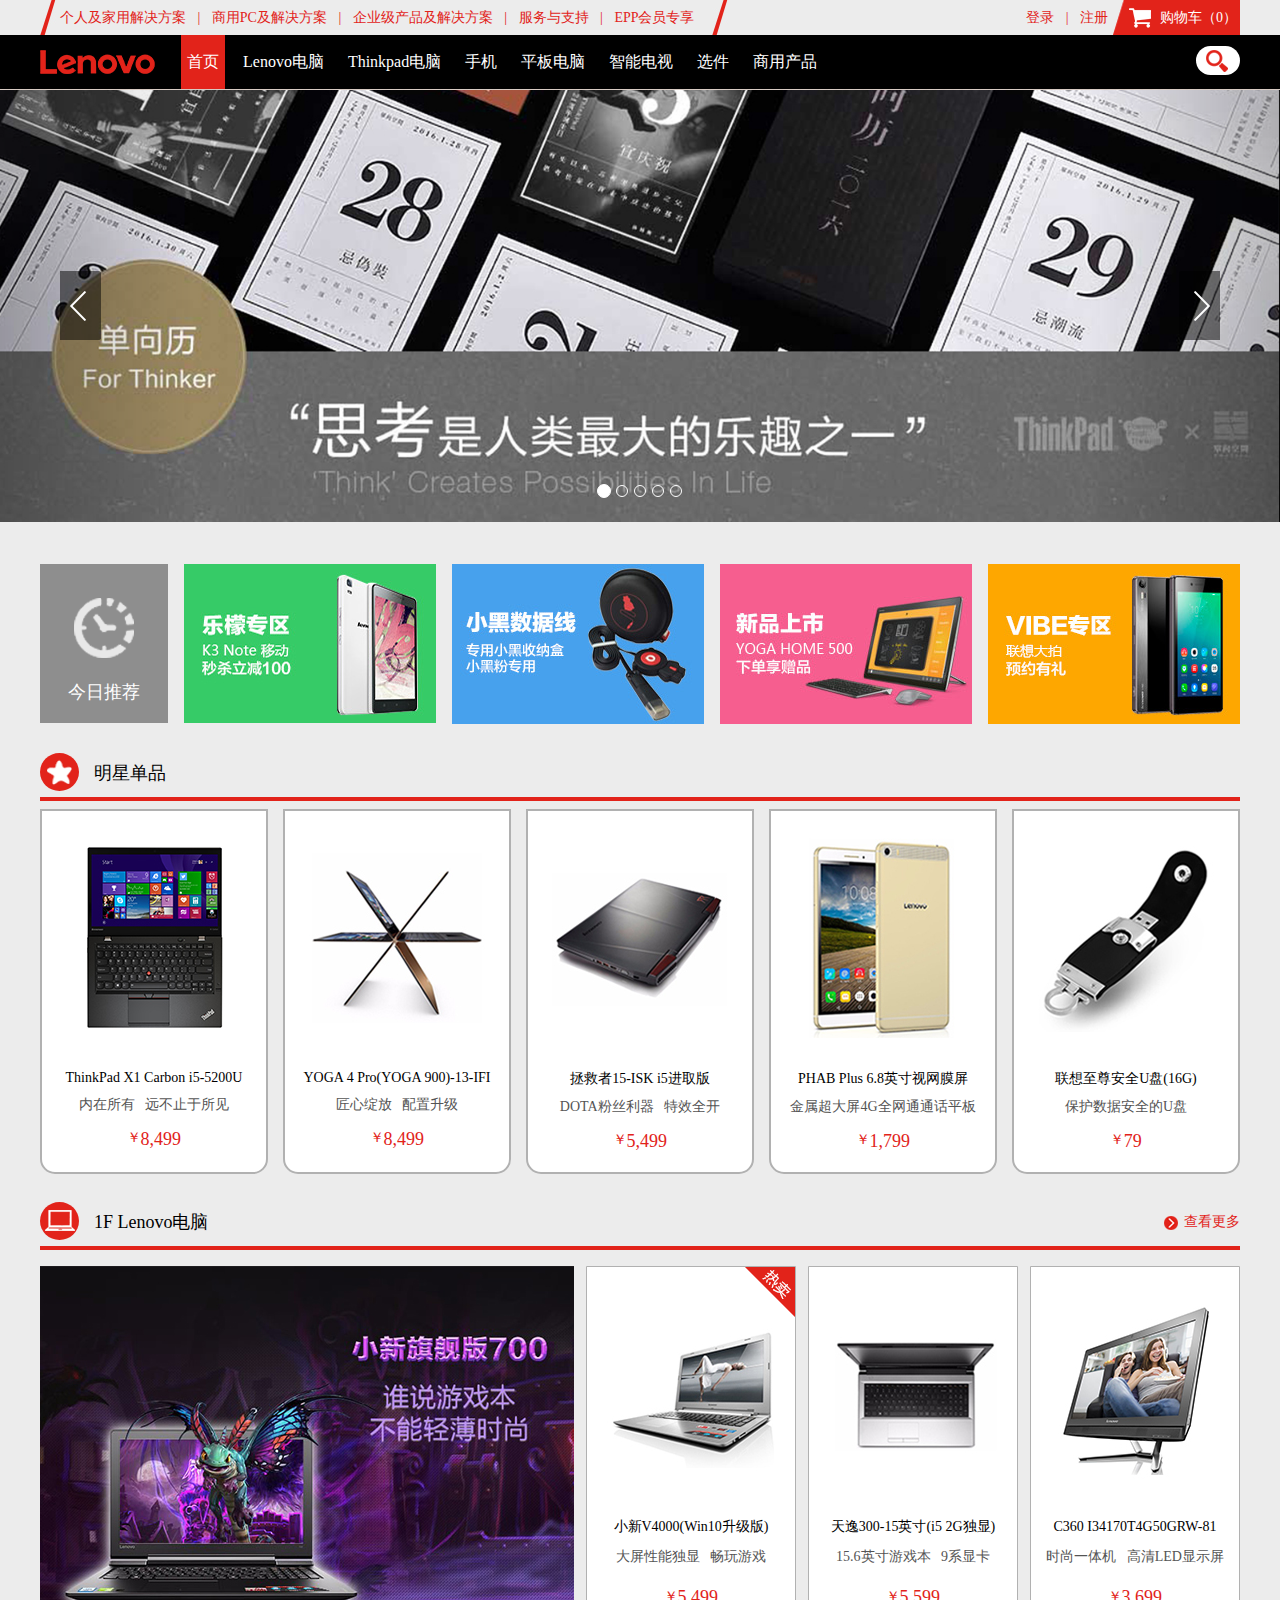
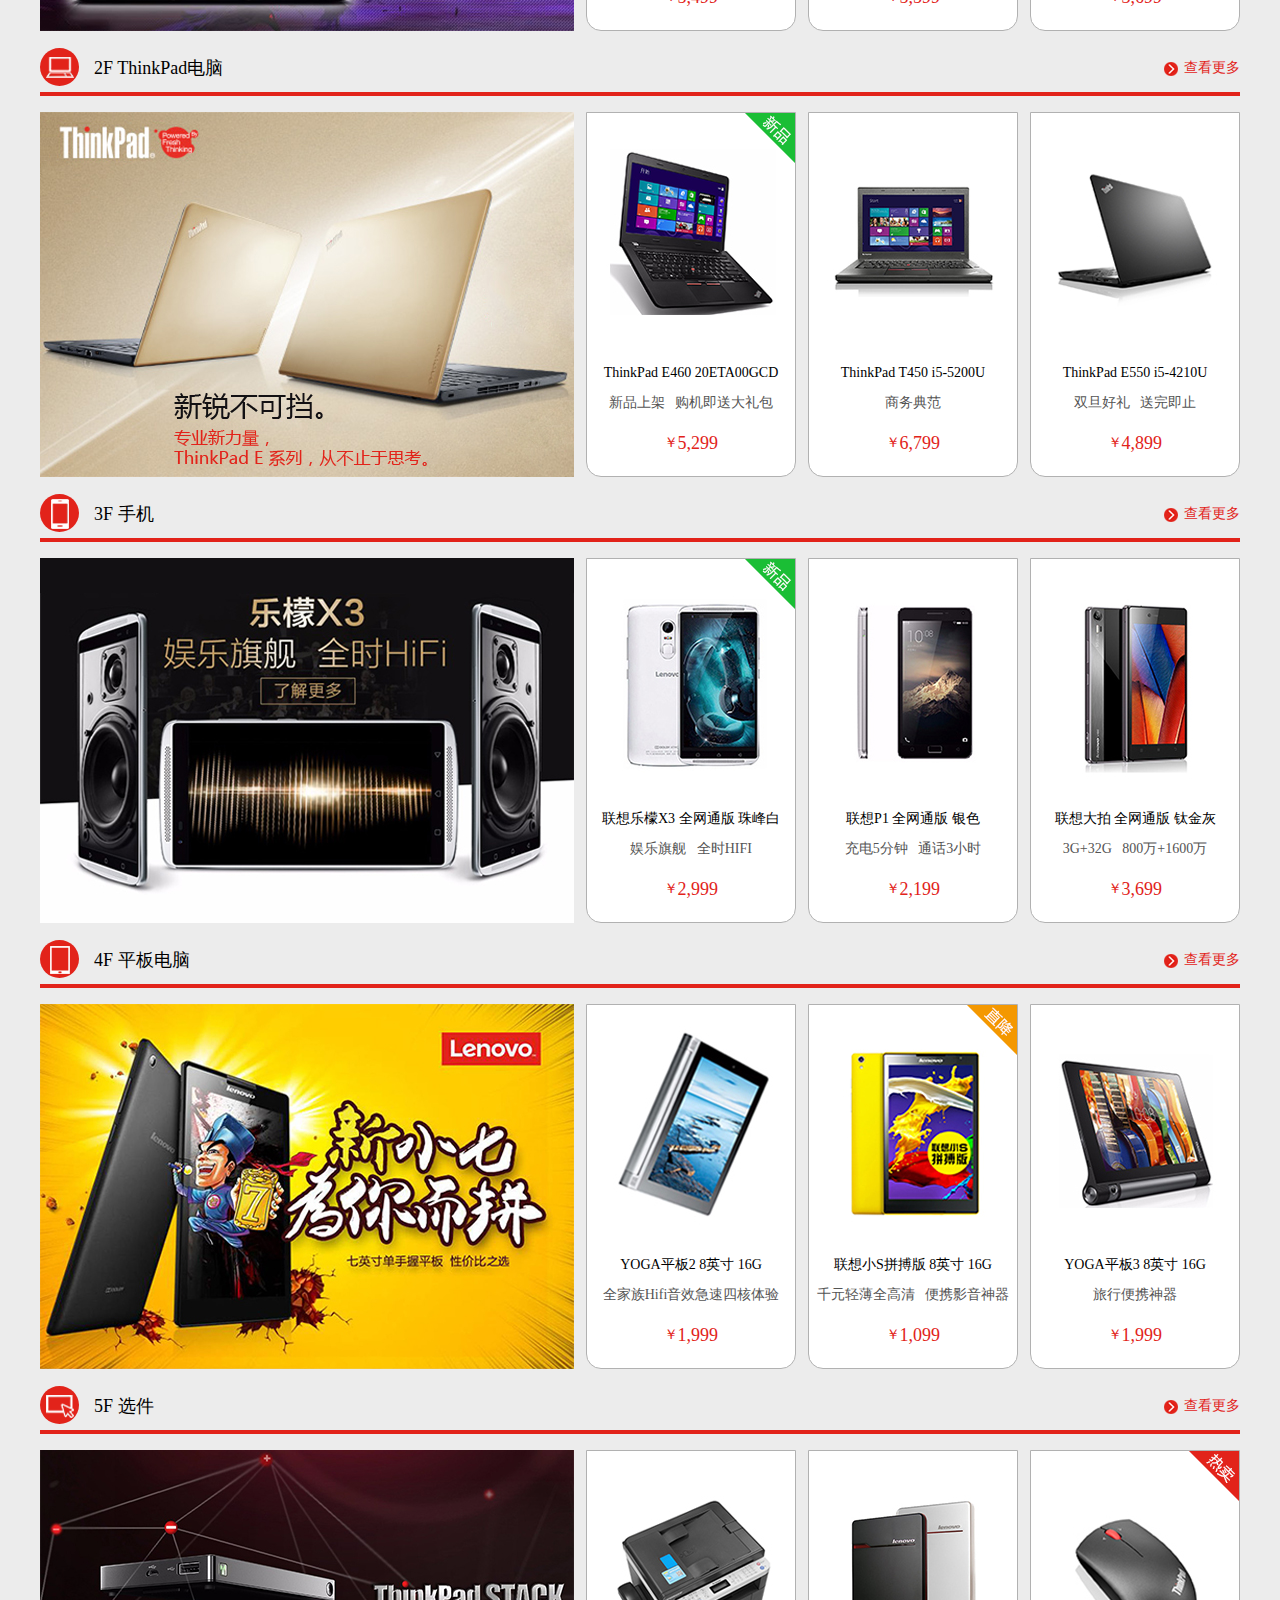
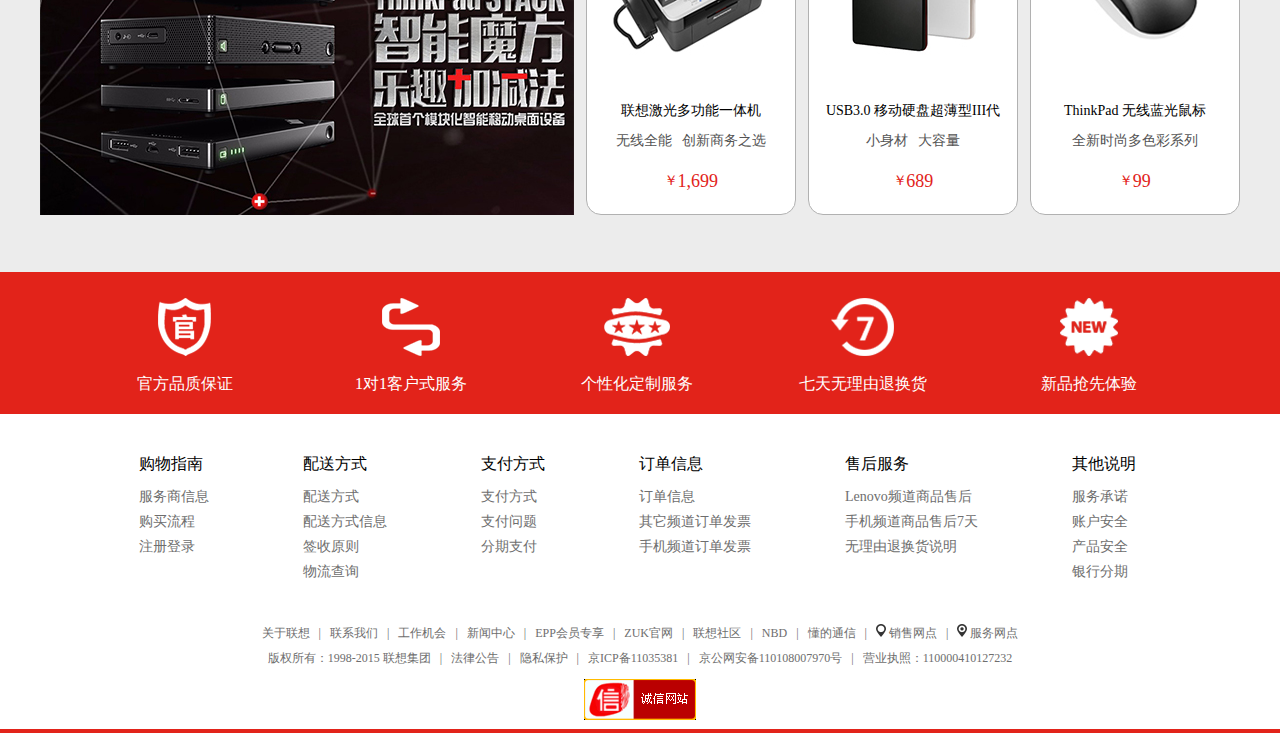
<file: index.html>
<!DOCTYPE html PUBLIC "-//W3C//DTD XHTML 1.0 Transitional//EN" "http://www.w3.org/TR/xhtml1/DTD/xhtml1-transitional.dtd">
<html xmlns="http://www.w3.org/1999/xhtml">
<head>
<meta http-equiv="Content-Type" content="text/html; charset=utf-8" />
<title>Lenovo在线商城</title>
<link href="styles/global.css" rel="stylesheet" type="text/css" />
<script src="js/focus.js" type="text/javascript"></script>

    <script src="js/jquery.min.js" type="text/javascript"></script>
    <script src="js/bootstrap.min.js" type="text/javascript"></script>
    <meta name="viewport"
          content="width=device-width, user-scalable=no, initial-scale=1.0, maximum-scale=1.0, minimum-scale=1.0">
    <link rel="stylesheet" href="styles/bootstrap.css">

    <script type="text/javascript">
        $('#identifier').carousel({
            interval: 2000
        })
    </script>
</head>

<body>

<!-- 顶部登录区开始 -->
<div class="header">
   <div class="topnav f14_red">
    <a href="#">个人及家用解决方案 </a><span class="bar">|</span>
    <a href="#">商用PC及解决方案 </a><span class="bar">|</span>
    <a href="#">企业级产品及解决方案 </a><span class="bar">|</span>
    <a href="#">服务与支持 </a><span class="bar">|</span>
    <a href="#">EPP会员专享</a>
</div>
    <div class="cart f14_w">
        <a href="#"><div class="cart_icon"></div>购物车（0）</a>
    </div>
    <div class="login f14_red">
        <a href="#">登录 </a><span class="bar">|</span>
        <a href="#">注册</a>
    </div>
</div>
<!-- 顶部登录区结束 -->

<div class="nav_bg">
<div class="navbox">
   <div class="logo"></div>

    <!-- 导航开始 -->
    <div class="nav">
       <ul id="Menu">
         <li><a href="index.html" onclick="change_bg(this)" class="current">首页</a></li>
         <li><a href="pages/lenovopc/index.html">Lenovo电脑</a></li>
         <li><a href="pages/thinkpadpc/index.html">Thinkpad电脑</a></li>
         <li><a href="pages/phone/index.html">手机</a></li>
         <li><a href="pages/tabletpc/index.html">平板电脑</a></li>
         <li><a href="pages/tv/index.html">智能电视</a></li>
         <li><a href="pages/option/index.html">选件</a></li>
         <li><a href="pages/comproduct/index.html">商用产品</a></li>
       </ul>
    </div>
    <!-- 导航结束 -->

    <!-- 搜索开始 -->
    <div class="search">
        <div class="css_search">
            <form>
                <input type="search" placeholder="乐檬X3&nbsp;&nbsp;&nbsp;ThinkPad X1系列">
            </form>
        </div>
    </div>
    <!-- 搜索结束 -->

</div>
</div>

<!--banner轮播开始-->
<div class="banner">

    <div id="myCarousel" class="carousel slide">
        <!-- 轮播（Carousel）指标 -->
        <ol class="carousel-indicators">
            <li data-target="#myCarousel" data-slide-to="0" class="active"></li>
            <li data-target="#myCarousel" data-slide-to="1"></li>
            <li data-target="#myCarousel" data-slide-to="2"></li>
            <li data-target="#myCarousel" data-slide-to="3"></li>
            <li data-target="#myCarousel" data-slide-to="4"></li>
        </ol>
        <!-- 轮播（Carousel）项目 -->
        <div class="carousel-inner">
            <div class="item active">
                <img src="images/slide1.jpg" alt="First slide">
                <div class="carousel-caption"></div>
            </div>
            <div class="item">
                <img src="images/slide2.jpg" alt="Second slide">
                <div class="carousel-caption"></div>
            </div>
            <div class="item">
                <img src="images/slide3.jpg" alt="Third slide">
                <div class="carousel-caption"></div>
            </div>
            <div class="item">
                <img src="images/slide4.jpg" alt="Fourth slide">
                <div class="carousel-caption"></div>
            </div>
            <div class="item">
                <img src="images/slide5.jpg" alt="Fifth slide">
                <div class="carousel-caption"></div>
            </div>
        </div>
        <!-- 轮播（Carousel）导航 -->
        <a class="carousel-control left" href="#myCarousel" data-slide="prev"></a>
        <a class="carousel-control right" href="#myCarousel" data-slide="next"></a>
    </div>

        <div class="page_l" href="#myCarousel" data-slide="prev"><img src="images/prev.png"> </div>
        <div class="page_r" href="#myCarousel" data-slide="next"><img src="images/next.png"> </div>

</div>
<!--banner轮播结束-->

<!--内容区开始-->
<div class="content">
    <!--栏目1今日介绍开始-->
    <div class="recommend">
        <div class="recommend_title">
            <img src="images/clock.png">
            <span class="recommend_word">今日推荐</span>
        </div>
        <div class="recommend_img">
            <a href="#"> <img src="images/JRTJ04.jpg" name="myImage" onMouseOver="visible(this,1)" onMouseOut="visible(this,0)"></a>
            <a href="#"> <img src="images/JRTJ03.jpg" name="myImage" onMouseOver="visible(this,1)" onMouseOut="visible(this,0)"></a>
            <a href="#"> <img src="images/JRTJ02.jpg" name="myImage" onMouseOver="visible(this,1)" onMouseOut="visible(this,0)"></a>
            <a href="#"> <img src="images/JRTJ01.jpg" name="myImage" onMouseOver="visible(this,1)" onMouseOut="visible(this,0)"></a>
        </div>
    </div>
    <!--栏目1今日介绍结束-->

    <!--栏目2明星单品开始-->
    <div class="star">
        <div class="col_title">
            <div class="col_circle"><img src="images/star_icon.png"> </div>明星单品
            <div class="col_line"></div>
        </div>
        <div class="col_product">
            <ul>
                <li>
                    <img src="images/starimg01.jpg" class="evenflow">
                    <p class="col_word01"><a href="#">ThinkPad X1 Carbon i5-5200U</a></p>
                    <p class="col_word02"><a href="#">内在所有&nbsp;&nbsp;&nbsp;远不止于所见</a></p>
                    <p class="col_word03"><a href="#"><span class="col_word04">￥</span> 8,499</a></p>
                </li>
                <li>
                    <img src="images/starimg02.jpg" class="evenflow">
                    <p class="col_word01"><a href="#">YOGA 4 Pro(YOGA 900)-13-IFI</a></p>
                    <p class="col_word02"><a href="#">匠心绽放&nbsp;&nbsp;&nbsp;配置升级</a></p>
                    <p class="col_word03"><a href="#"><span class="col_word04">￥</span> 8,499</a></p>
                </li>
                <li>
                    <img src="images/starimg03.jpg" class="evenflow">
                    <p class="col_word01"><a href="#">拯救者15-ISK i5进取版</a></p>
                    <p class="col_word02"><a href="#">DOTA粉丝利器&nbsp;&nbsp;&nbsp;特效全开</a></p>
                    <p class="col_word03"><a href="#"><span class="col_word04">￥</span> 5,499</a></p>
                </li>
                <li>
                    <img src="images/starimg04.jpg" class="evenflow">
                    <p class="col_word01"><a href="#">PHAB Plus 6.8英寸视网膜屏</a></p>
                    <p class="col_word02"><a href="#">金属超大屏4G全网通通话平板</a></p>
                    <p class="col_word03"><a href="#"><span class="col_word04">￥</span> 1,799</a></p>
                </li>
                <li style="margin-right: 0">
                    <img src="images/starimg05.jpg" class="evenflow">
                    <p class="col_word01"><a href="#">联想至尊安全U盘(16G)</a></p>
                    <p class="col_word02"><a href="#">保护数据安全的U盘</a></p>
                    <p class="col_word03"><a href="#"><span class="col_word04">￥</span> 79</a></p>
                </li>
            </ul>
        </div>
    </div>
    <!--栏目2明星单品结束-->

    <!--栏目3Lenovo电脑开始-->
    <div class="col_2">
        <div class="col_title">
            <div class="col_circle"><img src="images/lenovopc_icon.png"></div>1F Lenovo电脑
            <span class="col_moreword"><a href="#"> 查看更多</a></span>
            <img src="images/more_icon.png" class="col_more">
            <div class="col_line"></div>
            <div class="col_product02">
                <div class="col_product_02"> <a href="#"><img src="images/colimg01.jpg"></a></div>
                <div class="col_product_03">
                    <ul>
                        <li>
                            <span class="hot"></span>
                            <a href="#"><img src="images/lonovopc_img01.jpg" class="evenflow"></a>
                            <p class="col_word01_2"><a href="#">小新V4000(Win10升级版)</a></p>
                            <p class="col_word02_2"><a href="#">大屏性能独显&nbsp;&nbsp;&nbsp;畅玩游戏</a></p>
                            <p class="col_word03_2"><a href="#"><span class="col_word04">￥</span> 5,499</a></p>
                        </li>
                        <li>
                            <a href="#"><img src="images/lonovopc_img02.jpg" class="evenflow"></a>
                            <p class="col_word01_2"><a href="#">天逸300-15英寸(i5 2G独显)</a></p>
                            <p class="col_word02_2"><a href="#">15.6英寸游戏本&nbsp;&nbsp;&nbsp;9系显卡</a></p>
                            <p class="col_word03_2"><a href="#"><span class="col_word04">￥</span> 5,599</a></p>
                        </li>
                        <li style="margin-right: 0">
                            <a href="#"> <img src="images/lonovopc_img03.jpg" class="evenflow"></a>
                            <p class="col_word01_2"><a href="#">C360 I34170T4G50GRW-81</a></p>
                            <p class="col_word02_2"><a href="#">时尚一体机&nbsp;&nbsp;&nbsp;高清LED显示屏</a></p>
                            <p class="col_word03_2"><a href="#"><span class="col_word04">￥</span> 3,699</a></p>
                        </li>
                    </ul>
                </div>
            </div>
        </div>
    </div>
    <!--栏目3Lenovo电脑结束-->

    <!--栏目4ThinkPad电脑开始-->
    <div class="col_2">
        <div class="col_title">
            <div class="col_circle"><img src="images/thinkpadpc_icon.png" name="myImage" ></div>2F ThinkPad电脑
            <span class="col_moreword"><a href="#">查看更多</a></span>
            <img src="images/more_icon.png" class="col_more">
            <div class="col_line"></div>
            <div class="col_product02">
                <div class="col_product_02"> <a href="#"><img src="images/colimg02.jpg"></a></div>
                <div class="col_product_03">
                    <ul>
                        <li>
                            <span class="new"></span>
                            <a href="#"> <img src="images/thinkpad_img01.jpg" class="evenflow"></a>
                            <p class="col_word01_2"><a href="#">ThinkPad E460 20ETA00GCD</a></p>
                            <p class="col_word02_2"><a href="#">新品上架&nbsp;&nbsp;&nbsp;购机即送大礼包</a></p>
                            <p class="col_word03_2"><a href="#"><span class="col_word04">￥</span> 5,299</a></p>
                        </li>
                        <li>
                            <a href="#">  <img src="images/thinkpad_img02.jpg" class="evenflow"></a>
                            <p class="col_word01_2"><a href="#">ThinkPad T450 i5-5200U</a></p>
                            <p class="col_word02_2"><a href="#">商务典范</a></p>
                            <p class="col_word03_2"><a href="#"><span class="col_word04">￥</span> 6,799</a></p>
                        </li>
                        <li style="margin-right: 0">
                            <a href="#">  <img src="images/thinkpad_img03.jpg" class="evenflow"></a>
                            <p class="col_word01_2"><a href="#">ThinkPad E550 i5-4210U</a></p>
                            <p class="col_word02_2"><a href="#">双旦好礼&nbsp;&nbsp;&nbsp;送完即止</a></p>
                            <p class="col_word03_2"><a href="#"><span class="col_word04">￥</span> 4,899</a></p>
                        </li>
                    </ul>
                </div>
            </div>
        </div>
    </div>
    <!--栏目4ThinkPad电脑结束-->

    <!--栏目5手机开始-->
    <div class="col_2">
        <div class="col_title">
            <div class="col_circle"><img src="images/phone_icon.png"></div>3F 手机
            <span class="col_moreword"><a href="#"> 查看更多</a></span>
            <img src="images/more_icon.png" class="col_more">
            <div class="col_line"></div>
            <div class="col_product02">
                <div class="col_product_02"> <a href="#">
                    <img src="images/colimg03.jpg"></a> </div>
                <div class="col_product_03">
                    <ul>
                        <li>
                            <span class="new"></span>
                            <a href="#"><img src="images/phone_img01.jpg" class="evenflow"></a>
                            <p class="col_word01_2"><a href="#">联想乐檬X3 全网通版 珠峰白</a></p>
                            <p class="col_word02_2"><a href="#">娱乐旗舰&nbsp;&nbsp;&nbsp;全时HIFI</a></p>
                            <p class="col_word03_2"><a href="#"><span class="col_word04">￥</span> 2,999</a></p>
                        </li>
                        <li>
                            <a href="#"><img src="images/phone_img02.jpg" class="evenflow"></a>
                            <p class="col_word01_2"><a href="#">联想P1 全网通版 银色</a></p>
                            <p class="col_word02_2"><a href="#">充电5分钟&nbsp;&nbsp;&nbsp;通话3小时</a></p>
                            <p class="col_word03_2"><a href="#"><span class="col_word04">￥</span> 2,199</a></p>
                        </li>
                        <li style="margin-right: 0">
                            <a href="#"><img src="images/phone_img03.jpg" class="evenflow"></a>
                            <p class="col_word01_2"><a href="#">联想大拍 全网通版 钛金灰</a></p>
                            <p class="col_word02_2"><a href="#">3G+32G&nbsp;&nbsp;&nbsp;800万+1600万</a></p>
                            <p class="col_word03_2"><a href="#"><span class="col_word04">￥</span> 3,699</a></p>
                        </li>
                    </ul>
                </div>
            </div>
        </div>
    </div>
    <!--栏目5手机结束-->

    <!--栏目6平板电脑开始-->
    <div class="col_2">
        <div class="col_title">
            <div class="col_circle"><img src="images/tablet_icon.png"></div>4F 平板电脑
            <span class="col_moreword"><a href="#"> 查看更多</a></span>
            <img src="images/more_icon.png" class="col_more">
            <div class="col_line"></div>
            <div class="col_product02">
                <div class="col_product_02"> <a href="#">
                    <img src="images/colimg04.jpg"></a> </div>
                <div class="col_product_03">
                    <ul>
                        <li>
                            <a href="#"><img src="images/tablet_img01.jpg" class="evenflow"></a>
                            <p class="col_word01_2"><a href="#">YOGA平板2 8英寸 16G</a></p>
                            <p class="col_word02_2"><a href="#">全家族Hifi音效急速四核体验</a></p>
                            <p class="col_word03_2"><a href="#"><span class="col_word04">￥</span> 1,999</a></p>
                        </li>
                        <li>
                            <span class="depre"></span>
                            <a href="#"><img src="images/tablet_img02.jpg" class="evenflow"></a>
                            <p class="col_word01_2"><a href="#">联想小S拼搏版 8英寸 16G</a></p>
                            <p class="col_word02_2"><a href="#">千元轻薄全高清&nbsp;&nbsp;&nbsp;便携影音神器</a></p>
                            <p class="col_word03_2"><a href="#"><span class="col_word04">￥</span> 1,099</a></p>
                        </li>
                        <li style="margin-right: 0">
                            <a href="#"><img src="images/tablet_img03.jpg" class="evenflow"></a>
                            <p class="col_word01_2"><a href="#">YOGA平板3 8英寸 16G</a></p>
                            <p class="col_word02_2"><a href="#">旅行便携神器</a></p>
                            <p class="col_word03_2"><a href="#"><span class="col_word04">￥</span> 1,999</a></p>
                        </li>
                    </ul>
                </div>
            </div>
        </div>
    </div>
    <!--栏目6平板电脑结束-->

    <!--栏目7选件开始-->
    <div class="col_2">
        <div class="col_title">
            <div class="col_circle"><img src="images/option_icon.png"></div>5F 选件
            <span class="col_moreword"><a href="#"> 查看更多</a></span>
            <img src="images/more_icon.png" class="col_more">
            <div class="col_line"></div>
            <div class="col_product02">
                <div class="col_product_02"> <a href="#">
                    <img src="images/colimg05.jpg"></a> </div>
                <div class="col_product_03">
                    <ul>
                        <li>
                            <a href="#"><img src="images/option_img01.jpg" class="evenflow"></a>
                            <p class="col_word01_2"><a href="#">联想激光多功能一体机</a></p>
                            <p class="col_word02_2"><a href="#">无线全能&nbsp;&nbsp;&nbsp;创新商务之选</a></p>
                            <p class="col_word03_2"><a href="#"><span class="col_word04">￥</span> 1,699</a></p>
                        </li>
                        <li>
                            <a href="#"><img src="images/option_img02.jpg" class="evenflow"></a>
                            <p class="col_word01_2"><a href="#">USB3.0 移动硬盘超薄型III代</a></p>
                            <p class="col_word02_2"><a href="#">小身材&nbsp;&nbsp;&nbsp;大容量</a></p>
                            <p class="col_word03_2"><a href="#"><span class="col_word04">￥</span> 689</a></p>
                        </li>
                        <li style="margin-right: 0">
                            <span class="hot"></span>
                            <a href="#"><img src="images/option_img03.jpg" class="evenflow"></a>
                            <p class="col_word01_2"><a href="#">ThinkPad 无线蓝光鼠标</a></p>
                            <p class="col_word02_2"><a href="#">全新时尚多色彩系列</a></p>
                            <p class="col_word03_2"><a href="#"><span class="col_word04">￥</span> 99</a></p>
                        </li>
                    </ul>
                </div>
            </div>
        </div>
    </div>
    <!--栏目7选件结束-->

</div>
<!--内容区结束-->

<!--页脚开始-->
<div class="footer">
    <!--服务图标开始-->
    <div class="footer_icons_box">
        <div class="footer_icons">
            <ul>
                <li>
                    <img src="images/footer_icon01.png">
                    <p>官方品质保证</p>
                </li>
                <li>
                    <img src="images/footer_icon02.png">
                    <p>1对1客户式服务</p>
                </li>
                <li>
                    <img src="images/footer_icon03.png">
                    <p>个性化定制服务</p>
                </li>
                <li>
                    <img src="images/footer_icon04.png">
                    <p>七天无理由退换货</p>
                </li>
                <li style="padding-right: 0">
                    <img src="images/footer_icon05.png">
                    <p>新品抢先体验</p>
                </li>
            </ul>
        </div>
    </div>
    <!--服务图标结束-->

    <!--版权信息开始-->
    <div class="copyright">
        <div class="copyright_p">
            <div class="pw">
                <dl>
                    <dt>购物指南</dt>
                    <dd>
                        <a href="#">服务商信息</a>
                        <a href="#">购买流程</a>
                        <a href="#">注册登录</a>
                    </dd>
                </dl>
                <dl>
                    <dt>配送方式</dt>
                    <dd>
                        <a href="#">配送方式</a>
                        <a href="#">配送方式信息</a>
                        <a href="#">签收原则</a>
                        <a href="#">物流查询</a>
                    </dd>
                </dl>
                <dl>
                    <dt>支付方式</dt>
                    <dd>
                        <a href="#">支付方式</a>
                        <a href="#">支付问题</a>
                        <a href="#">分期支付</a>
                    </dd>
                </dl>
                <dl>
                    <dt>订单信息</dt>
                    <dd>
                        <a href="#">订单信息</a>
                        <a href="#">其它频道订单发票</a>
                        <a href="#">手机频道订单发票</a>
                    </dd>
                </dl>
                <dl>
                    <dt>售后服务</dt>
                    <dd>
                        <a href="#">Lenovo频道商品售后</a>
                        <a href="#">手机频道商品售后7天</a>
                        <a href="#">无理由退换货说明</a>
                    </dd>
                </dl>
                <dl style="padding-right: 0;">
                    <dt>其他说明</dt>
                    <dd>
                        <a href="#">服务承诺</a>
                        <a href="#">账户安全</a>
                        <a href="#">产品安全</a>
                        <a href="#">银行分期</a>
                    </dd>
                </dl>
            </div>
        </div>

        <div class="copyright_link">
            <div class="copyright_link_w">
                 <div class="copyright_link_p">
                    <a href="#">关于联想 </a><span>|</span>
                    <a href="#">联系我们 </a><span>|</span>
                    <a href="#">工作机会 </a><span>|</span>
                    <a href="#">新闻中心 </a><span>|</span>
                    <a href="#">EPP会员专享 </a><span>|</span>
                    <a href="#">ZUK官网 </a><span>|</span>
                    <a href="#">联想社区 </a><span>|</span>
                    <a href="#">NBD </a><span>|</span>
                    <a href="#">懂的通信 </a><span>|</span>
                    <a href="#"><img src="images/located.png"> 销售网点 </a><span>|</span>
                    <a href="#"><img src="images/located2.png"> 服务网点 </a>
                </div>
                <div class="copyright_link_p">
                    <a href="#">版权所有：1998-2015 联想集团 </a><span>|</span>
                    <a href="#">法律公告 </a><span>|</span>
                    <a href="#">隐私保护 </a><span>|</span>
                    <a href="#">京ICP备11035381 </a><span>|</span>
                    <a href="#">京公网安备110108007970号 </a><span>|</span>
                    <a href="#">营业执照：110000410127232 </a>
                </div>
                <div class="copyright_link_web"><img src="images/cxweb.png"> </div>
            </div>
        </div>

    </div>
    <!--版权信息结束 Albert951109-->

    <div class="footer_line"></div>

</div>
<!--页脚结束-->
</body>
</html>
</file>
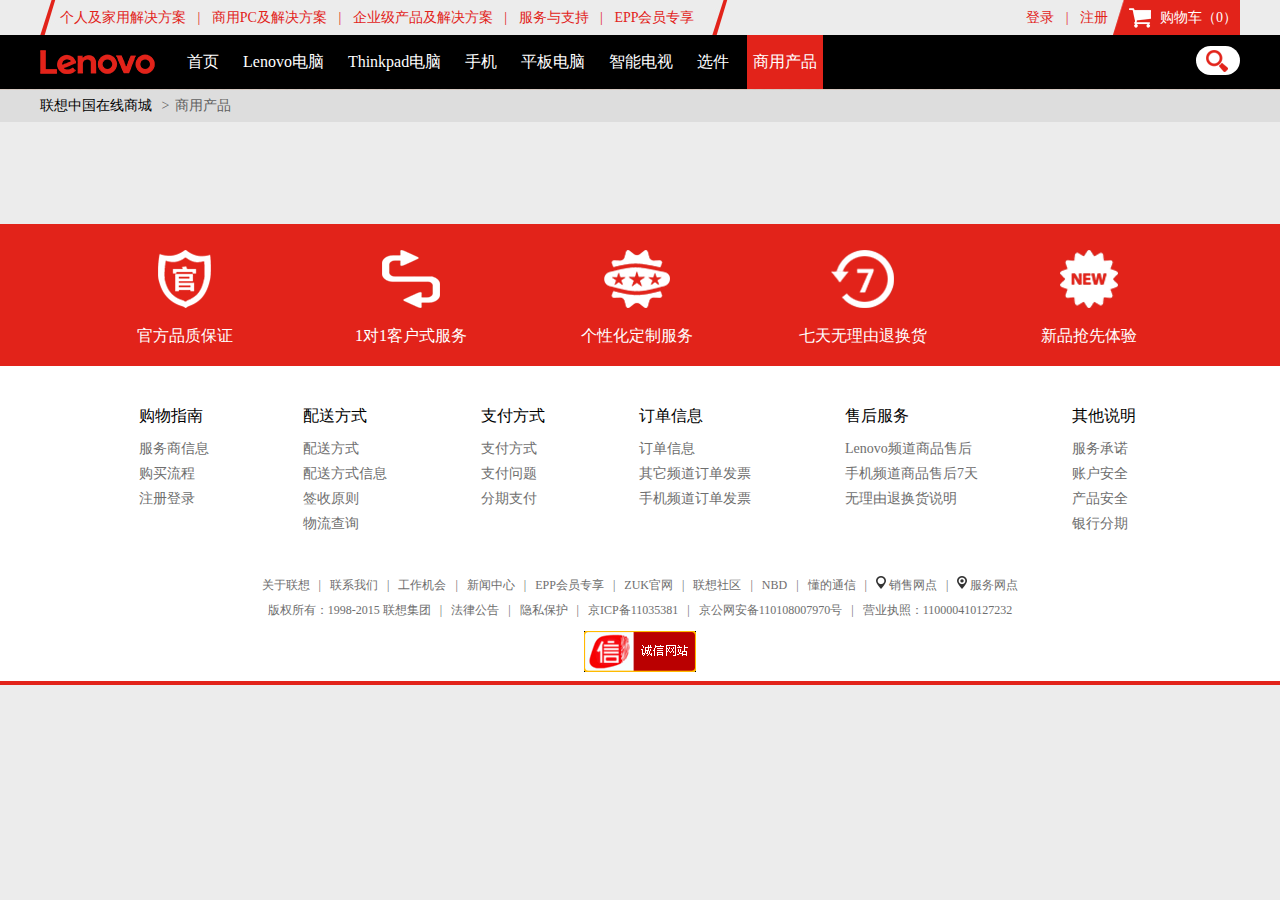
<file: pages/comproduct/index.html>
<!DOCTYPE html PUBLIC "-//W3C//DTD XHTML 1.0 Transitional//EN" "http://www.w3.org/TR/xhtml1/DTD/xhtml1-transitional.dtd">
<html xmlns="http://www.w3.org/1999/xhtml">
<head>
<meta http-equiv="Content-Type" content="text/html; charset=utf-8" />
<title>Lenovo在线商城</title>
<link href="../../styles/global.css" rel="stylesheet" type="text/css" />
<script src="../../js/focus.js" type="text/javascript"></script>
</head>

<body>

<div class="header">
   <div class="topnav f14_red">
    <a href="#">个人及家用解决方案 </a><span class="bar">|</span>
    <a href="#">商用PC及解决方案 </a><span class="bar">|</span>
    <a href="#">企业级产品及解决方案 </a><span class="bar">|</span>
    <a href="#">服务与支持 </a><span class="bar">|</span>
    <a href="#">EPP会员专享</a>
</div>
    <div class="cart f14_w">
        <a href="#"><div class="cart_icon"></div>购物车（0）</a>
    </div>
    <div class="login f14_red">
        <a href="#">登录 </a><span class="bar">|</span>
        <a href="#">注册</a>
    </div>
</div>

<div class="nav_bg">
<div class="navbox">
   <div class="logo"></div>

   <div class="nav">
      <ul id="Menu">
         <li><a href="../../index.html">首页</a></li>
         <li><a href="../lenovopc/index.html">Lenovo电脑</a></li>
         <li><a href="../thinkpadpc/index.html">Thinkpad电脑</a></li>
         <li><a href="../phone/index.html">手机</a></li>
         <li><a href="../tabletpc/index.html">平板电脑</a></li>
         <li><a href="../tv/index.html">智能电视</a></li>
         <li><a href="../option/index.html">选件</a></li>
         <li><a href="index.html" onclick="change_bg(this)" class="current">商用产品</a></li>
      </ul>
   </div>

    <div class="search">
        <div class="css_search">
            <form>
                <input type="search" placeholder="乐檬X3&nbsp;&nbsp;&nbsp;ThinkPad X1系列">
            </form>
        </div>
    </div>

</div>
</div>

<div class="nowlocated">
    <ul>
        <li><a href="#">联想中国在线商城</a><span> ></span>商用产品</li>
    </ul>
</div>

<div class="content"></div>

<div class="footer">
   <div class="footer_icons_box">
        <div class="footer_icons">
            <ul>
                <li>
                    <img src="../../images/footer_icon01.png">
                    <p>官方品质保证</p>
                </li>
                <li>
                    <img src="../../images/footer_icon02.png">
                    <p>1对1客户式服务</p>
                </li>
                <li>
                    <img src="../../images/footer_icon03.png">
                    <p>个性化定制服务</p>
                </li>
                <li>
                    <img src="../../images/footer_icon04.png">
                    <p>七天无理由退换货</p>
                </li>
                <li style="padding-right: 0">
                    <img src="../../images/footer_icon05.png">
                    <p>新品抢先体验</p>
                </li>
            </ul>
        </div>
    </div>
    <div class="copyright">
        <div class="copyright_p">
            <div class="pw">
                <dl>
                    <dt>购物指南</dt>
                    <dd>
                        <a href="#">服务商信息</a>
                        <a href="#">购买流程</a>
                        <a href="#">注册登录</a>
                    </dd>
                </dl>
                <dl>
                    <dt>配送方式</dt>
                    <dd>
                        <a href="#">配送方式</a>
                        <a href="#">配送方式信息</a>
                        <a href="#">签收原则</a>
                        <a href="#">物流查询</a>
                    </dd>
                </dl>
                <dl>
                    <dt>支付方式</dt>
                    <dd>
                        <a href="#">支付方式</a>
                        <a href="#">支付问题</a>
                        <a href="#">分期支付</a>
                    </dd>
                </dl>
                <dl>
                    <dt>订单信息</dt>
                    <dd>
                        <a href="#">订单信息</a>
                        <a href="#">其它频道订单发票</a>
                        <a href="#">手机频道订单发票</a>
                    </dd>
                </dl>
                <dl>
                    <dt>售后服务</dt>
                    <dd>
                        <a href="#">Lenovo频道商品售后</a>
                        <a href="#">手机频道商品售后7天</a>
                        <a href="#">无理由退换货说明</a>
                    </dd>
                </dl>
                <dl style="padding-right: 0">
                    <dt>其他说明</dt>
                    <dd>
                        <a href="#">服务承诺</a>
                        <a href="#">账户安全</a>
                        <a href="#">产品安全</a>
                        <a href="#">银行分期</a>
                    </dd>
                </dl>
            </div>
        </div>

        <div class="copyright_link">
            <div class="copyright_link_w">
                 <div class="copyright_link_p">
                    <a href="#">关于联想 </a><span>|</span>
                    <a href="#">联系我们 </a><span>|</span>
                    <a href="#">工作机会 </a><span>|</span>
                    <a href="#">新闻中心 </a><span>|</span>
                    <a href="#">EPP会员专享 </a><span>|</span>
                    <a href="#">ZUK官网 </a><span>|</span>
                    <a href="#">联想社区 </a><span>|</span>
                    <a href="#">NBD </a><span>|</span>
                    <a href="#">懂的通信 </a><span>|</span>
                    <a href="#"><img src="../../images/located.png"> 销售网点 </a><span>|</span>
                    <a href="#"><img src="../../images/located2.png"> 服务网点 </a>
                </div>
                <div class="copyright_link_p">
                    <a href="#">版权所有：1998-2015 联想集团 </a><span>|</span>
                    <a href="#">法律公告 </a><span>|</span>
                    <a href="#">隐私保护 </a><span>|</span>
                    <a href="#">京ICP备11035381 </a><span>|</span>
                    <a href="#">京公网安备110108007970号 </a><span>|</span>
                    <a href="#">营业执照：110000410127232 </a>
                </div>
                <div class="copyright_link_web"><img src="../../images/cxweb.png"> </div>
            </div>
        </div>

    </div>

    <div class="footer_line"></div>
</div>
</body>
</html>
</file>
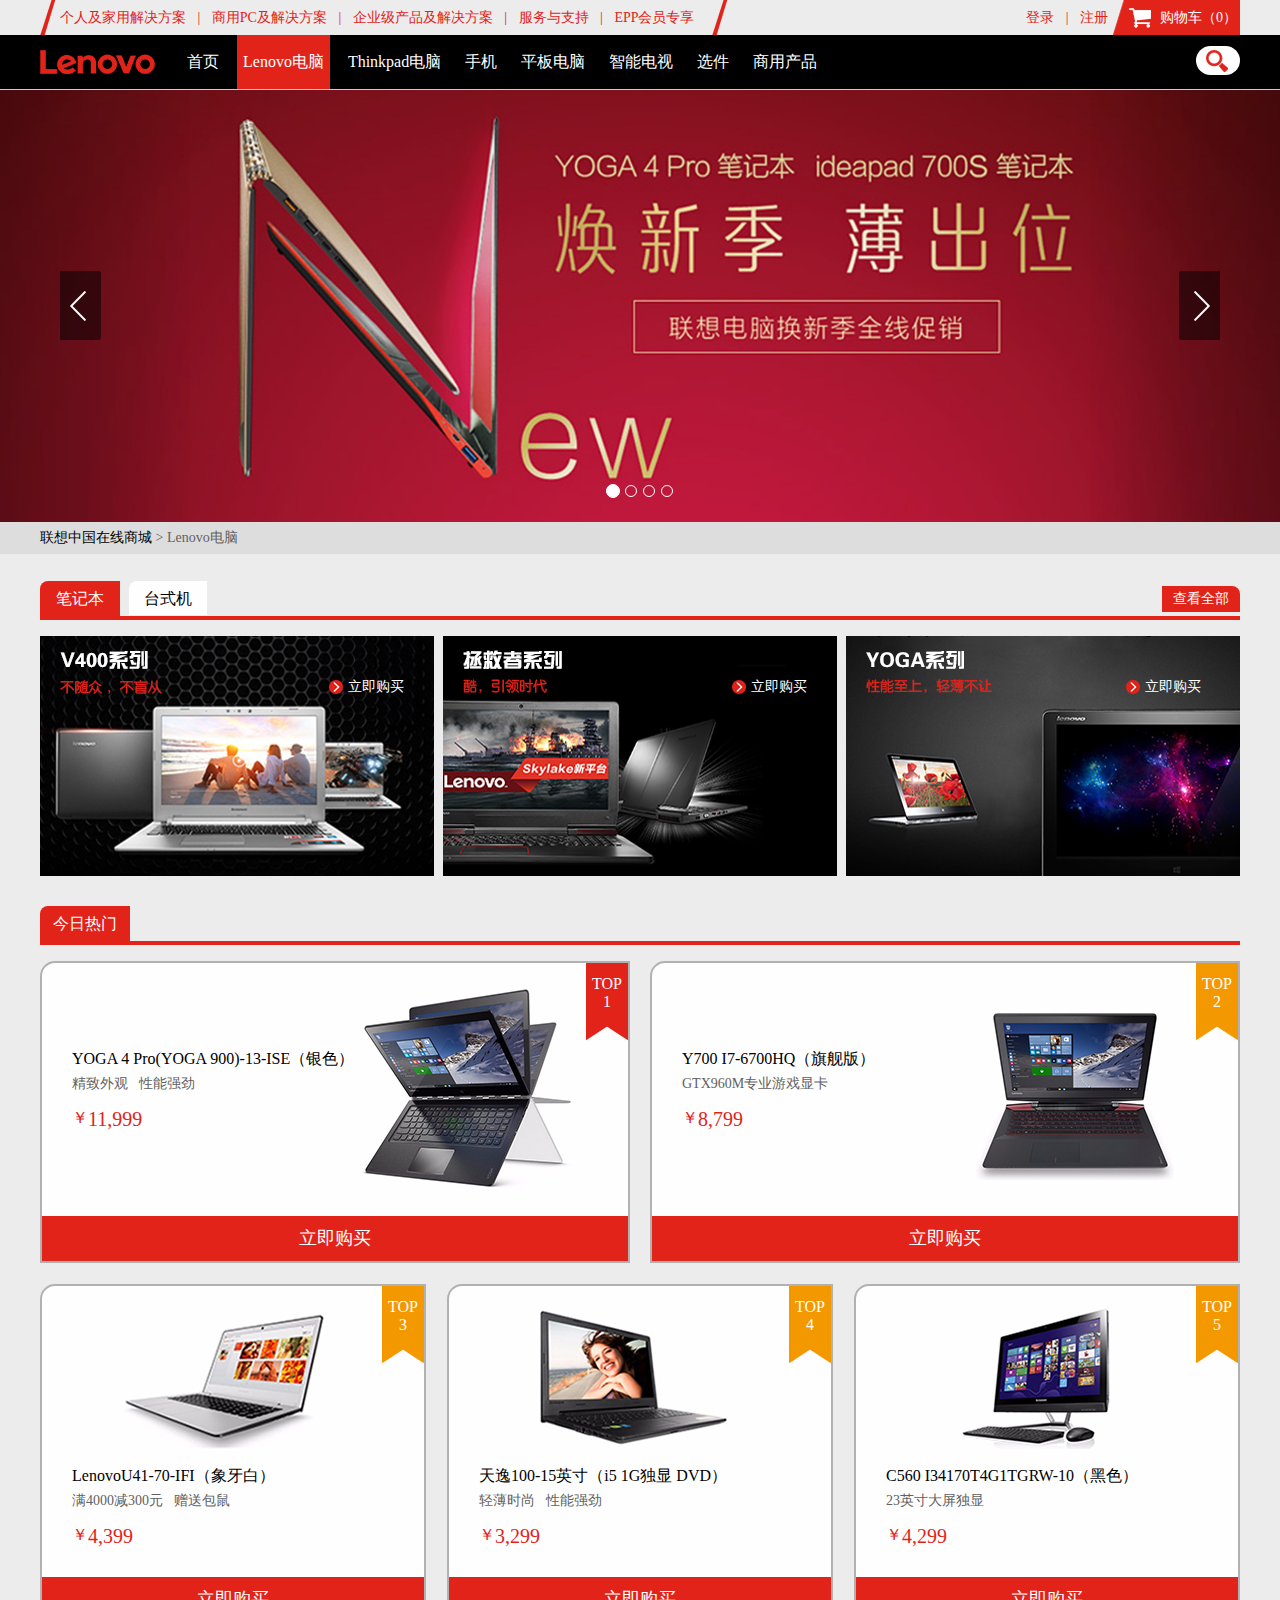
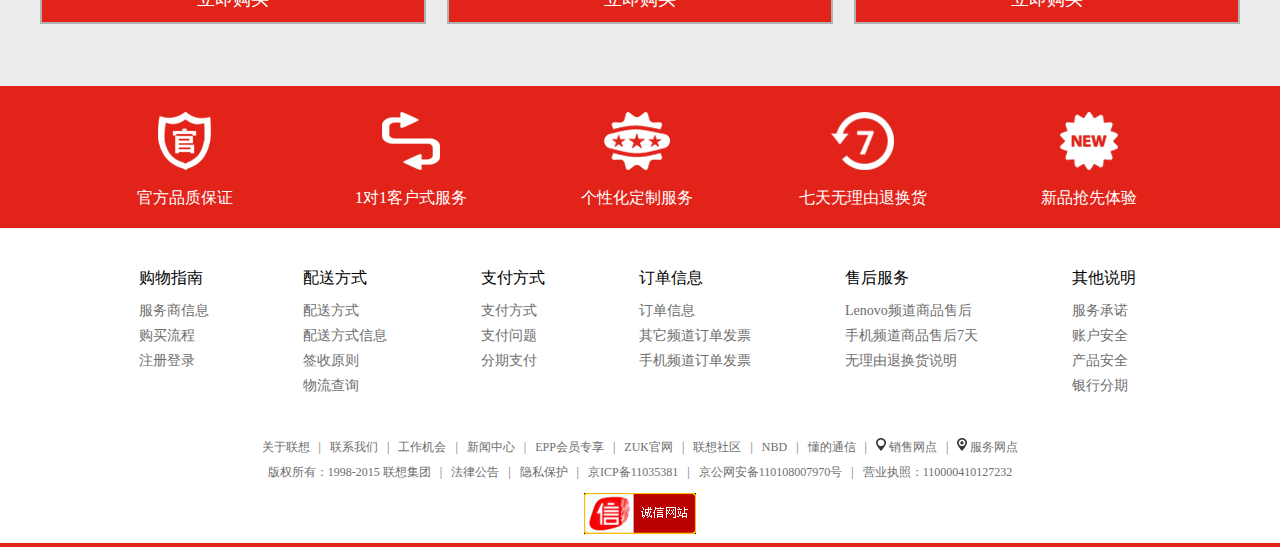
<file: pages/lenovopc/index.html>
<!DOCTYPE html PUBLIC "-//W3C//DTD XHTML 1.0 Transitional//EN" "http://www.w3.org/TR/xhtml1/DTD/xhtml1-transitional.dtd">
<html xmlns="http://www.w3.org/1999/xhtml">
<head>
<meta http-equiv="Content-Type" content="text/html; charset=utf-8" />
<title>Lenovo在线商城</title>
<link href="../../styles/global.css" rel="stylesheet" type="text/css" />
<script src="../../js/focus.js" type="text/javascript"></script>

    <script src="../../js/jquery.min.js" type="text/javascript"></script>
    <script src="../../js/bootstrap.min.js" type="text/javascript"></script>
    <meta name="viewport"
          content="width=device-width, user-scalable=no, initial-scale=1.0, maximum-scale=1.0, minimum-scale=1.0">
    <link rel="stylesheet" href="../../styles/bootstrap.css">

    <script type="text/javascript">
        $('#identifier').carousel({
            interval: 2000
        })
    </script>
</head>

<body>

<!-- 顶部登录区开始 -->
<div class="header">
   <div class="topnav f14_red">
    <a href="#">个人及家用解决方案 </a><span class="bar">|</span>
    <a href="#">商用PC及解决方案 </a><span class="bar">|</span>
    <a href="#">企业级产品及解决方案 </a><span class="bar">|</span>
    <a href="#">服务与支持 </a><span class="bar">|</span>
    <a href="#">EPP会员专享</a>
</div>
    <div class="cart f14_w">
        <a href="#"><div class="cart_icon"></div>购物车（0）</a>
    </div>
    <div class="login f14_red">
        <a href="#">登录 </a><span class="bar">|</span>
        <a href="#">注册</a>
    </div>
</div>
<!-- 顶部登录区结束 -->

<div class="nav_bg">
<div class="navbox">
    <div class="logo"></div>

    <!-- 导航开始 -->
    <div class="nav">
      <ul id="Menu">
         <li><a href="../../index.html">首页</a></li>
         <li><a href="index.html" onclick="change_bg(this)" class="current">Lenovo电脑</a></li>
         <li><a href="../thinkpadpc/index.html">Thinkpad电脑</a></li>
         <li><a href="../phone/index.html">手机</a></li>
         <li><a href="../tabletpc/index.html">平板电脑</a></li>
         <li><a href="../tv/index.html">智能电视</a></li>
         <li><a href="../option/index.html">选件</a></li>
         <li><a href="../comproduct/index.html">商用产品</a></li>
      </ul>
    </div>
    <!-- 导航结束 -->

    <!-- 搜索开始 -->
    <div class="search">
        <div class="css_search">
            <form>
                <input type="search" placeholder="乐檬X3&nbsp;&nbsp;&nbsp;ThinkPad X1系列">
            </form>
        </div>
    </div>
    <!-- 搜索结束 -->

</div>
</div>

<!--banner轮播开始-->
<div class="banner">

    <div id="myCarousel" class="carousel slide">
        <!-- 轮播（Carousel）指标 -->
        <ol class="carousel-indicators">
            <li data-target="#myCarousel" data-slide-to="0" class="active"></li>
            <li data-target="#myCarousel" data-slide-to="1"></li>
            <li data-target="#myCarousel" data-slide-to="2"></li>
            <li data-target="#myCarousel" data-slide-to="3"></li>
        </ol>
        <!-- 轮播（Carousel）项目 -->
        <div class="carousel-inner">
            <div class="item active">
                <img src="images/listbanner01.jpg" alt="First slide">
                <div class="carousel-caption"></div>
            </div>
            <div class="item">
                <img src="images/listbanner02.jpg" alt="Second slide">
                <div class="carousel-caption"></div>
            </div>
            <div class="item">
                <img src="images/listbanner03.jpg" alt="Third slide">
                <div class="carousel-caption"></div>
            </div>
            <div class="item">
                <img src="images/listbanner04.jpg" alt="Fourth slide">
                <div class="carousel-caption"></div>
            </div>
        </div>
        <!-- 轮播（Carousel）导航 -->
        <a class="carousel-control left" href="#myCarousel" data-slide="prev"></a>
        <a class="carousel-control right" href="#myCarousel" data-slide="next"></a>
    </div>

        <div class="page_l" href="#myCarousel" data-slide="prev"><img src="../../images/prev.png"> </div>
        <div class="page_r" href="#myCarousel" data-slide="next"><img src="../../images/next.png"> </div>

</div>
<!--banner轮播结束-->

<!--当前位置开始-->
<div class="nowlocated">
    <ul>
        <li><a href="../../index.html">联想中国在线商城</a> > Lenovo电脑</li>
    </ul>
</div>
<!--当前位置结束-->

<!--内容区开始-->
<div class="content">
    <!--笔记本栏目开始-->
    <div class="laptop">
        <div class="col_top">
            <div class="col_tabs"><a href="#">笔记本</a></div>
            <div class="col_tabs02"><a href="#">台式机</a></div>
            <div class="laptop_more"><a href="pages/laptopall.html">查看全部</a></div>
            <div class="col_line02"></div>
        </div>
        <div class="laptop_img">
            <a href="#"> <img src="images/laptopimg01.jpg" ></a>
            <div class="laptop_img_go"><a href="#"> 立即购买</a></div>
        </div>
        <div class="laptop_img">
            <a href="#"> <img src="images/laptopimg02.jpg" ></a>
            <div class="laptop_img_go"><a href="#"> 立即购买</a></div>
        </div>
        <div class="laptop_img" style="padding-right: 0;">
            <a href="#"> <img src="images/laptopimg03.jpg" ></a>
            <div class="laptop_img_go"><a href="#"> 立即购买</a></div>
        </div>
    </div>
    <!--笔记本栏目结束-->

    <!--今日热门栏目开始-->
    <div class="todayhot">
        <div class="col_top">
            <div class="col_tabs03">今日热门</div>
            <div class="col_line02"></div>
        </div>

        <div class="col_product_04">
            <ul>
                <li>
                    <div class="hot_top">TOP<br/>1</div>
                    <a href="#"><img src="images/topimg01.jpg" class="evenflow"></a>
                    <div class="hot_w">
                        <p class="hot_w1"><a href="#">YOGA 4 Pro(YOGA 900)-13-ISE（银色）</a></p>
                        <p class="hot_w2"><a href="#">精致外观&nbsp;&nbsp;&nbsp;性能强劲</a></p>
                        <p class="hot_w3"><a href="#"><span class="hot_w4">￥</span> 11,999</a></p>
                    </div>
                    <div class="hot_buy"><a href="#">立即购买</a> </div>
                </li>
                <li style="margin-right: 0">
                    <div class="hot_top02">TOP<br/>2</div>
                    <a href="#"><img src="images/topimg02.jpg" class="evenflow"></a>
                    <div class="hot_w">
                        <p class="hot_w1"><a href="#">Y700 I7-6700HQ（旗舰版）</a></p>
                        <p class="hot_w2"><a href="#">GTX960M专业游戏显卡</a></p>
                        <p class="hot_w3"><a href="#"><span class="hot_w4">￥</span> 8,799</a></p>
                    </div>
                    <div class="hot_buy"><a href="#">立即购买</a> </div>
                </li>
            </ul>
        </div>

        <div class="col_product_05">
            <ul>
                <li>
                    <div class="hot_top02">TOP<br/>3</div>
                    <a href="#"><img src="images/topimg03.jpg" class="hot_img2 evenflow"></a>
                    <div class="hot_w_2">
                        <p class="hot_w1"><a href="#">LenovoU41-70-IFI（象牙白）</a></p>
                        <p class="hot_w2"><a href="#">满4000减300元&nbsp;&nbsp;&nbsp;赠送包鼠</a></p>
                        <p class="hot_w3"><a href="#"><span class="hot_w4">￥</span> 4,399</a></p>
                    </div>
                    <div class="hot_buy2"><a href="#">立即购买</a></div>
                </li>
                <li>
                    <div class="hot_top02">TOP<br/>4</div>
                    <a href="#"><img src="images/topimg04.jpg" class="hot_img2 evenflow"></a>
                    <div class="hot_w_2">
                        <p class="hot_w1"><a href="#">天逸100-15英寸（i5 1G独显 DVD）</a></p>
                        <p class="hot_w2"><a href="#">轻薄时尚&nbsp;&nbsp;&nbsp;性能强劲</a></p>
                        <p class="hot_w3"><a href="#"><span class="hot_w4">￥</span> 3,299</a></p>
                    </div>
                    <div class="hot_buy2"><a href="#">立即购买</a></div>
                </li>
                <li style="margin-right: 0">
                    <div class="hot_top02">TOP<br/>5</div>
                    <a href="#"><img src="images/topimg05.jpg" class="hot_img2 evenflow"></a>
                    <div class="hot_w_2">
                        <p class="hot_w1"><a href="#">C560 I34170T4G1TGRW-10（黑色）</a></p>
                        <p class="hot_w2"><a href="#">23英寸大屏独显</a></p>
                        <p class="hot_w3"><a href="#"><span class="hot_w4">￥</span> 4,299</a></p>
                    </div>
                    <div class="hot_buy2"><a href="#">立即购买</a></div>
                </li>
            </ul>
        </div>
    </div>
    <!--今日热门栏目结束-->
</div>
<!--内容区结束-->


<!--页脚开始-->
<div class="footer">
    <!--服务图标开始-->
    <div class="footer_icons_box">
        <div class="footer_icons">
            <ul>
                <li>
                    <img src="../../images/footer_icon01.png">
                    <p>官方品质保证</p>
                </li>
                <li>
                    <img src="../../images/footer_icon02.png">
                    <p>1对1客户式服务</p>
                </li>
                <li>
                    <img src="../../images/footer_icon03.png">
                    <p>个性化定制服务</p>
                </li>
                <li>
                    <img src="../../images/footer_icon04.png">
                    <p>七天无理由退换货</p>
                </li>
                <li style="padding-right: 0">
                    <img src="../../images/footer_icon05.png">
                    <p>新品抢先体验</p>
                </li>
            </ul>
        </div>
    </div>
    <!--服务图标结束-->

    <!--版权信息开始-->
    <div class="copyright">
        <div class="copyright_p">
            <div class="pw">
                <dl>
                    <dt>购物指南</dt>
                    <dd>
                        <a href="#">服务商信息</a>
                        <a href="#">购买流程</a>
                        <a href="#">注册登录</a>
                    </dd>
                </dl>
                <dl>
                    <dt>配送方式</dt>
                    <dd>
                        <a href="#">配送方式</a>
                        <a href="#">配送方式信息</a>
                        <a href="#">签收原则</a>
                        <a href="#">物流查询</a>
                    </dd>
                </dl>
                <dl>
                    <dt>支付方式</dt>
                    <dd>
                        <a href="#">支付方式</a>
                        <a href="#">支付问题</a>
                        <a href="#">分期支付</a>
                    </dd>
                </dl>
                <dl>
                    <dt>订单信息</dt>
                    <dd>
                        <a href="#">订单信息</a>
                        <a href="#">其它频道订单发票</a>
                        <a href="#">手机频道订单发票</a>
                    </dd>
                </dl>
                <dl>
                    <dt>售后服务</dt>
                    <dd>
                        <a href="#">Lenovo频道商品售后</a>
                        <a href="#">手机频道商品售后7天</a>
                        <a href="#">无理由退换货说明</a>
                    </dd>
                </dl>
                <dl style="padding-right: 0;">
                    <dt>其他说明</dt>
                    <dd>
                        <a href="#">服务承诺</a>
                        <a href="#">账户安全</a>
                        <a href="#">产品安全</a>
                        <a href="#">银行分期</a>
                    </dd>
                </dl>
            </div>
        </div>

        <div class="copyright_link">
            <div class="copyright_link_w">
                 <div class="copyright_link_p">
                    <a href="#">关于联想 </a><span>|</span>
                    <a href="#">联系我们 </a><span>|</span>
                    <a href="#">工作机会 </a><span>|</span>
                    <a href="#">新闻中心 </a><span>|</span>
                    <a href="#">EPP会员专享 </a><span>|</span>
                    <a href="#">ZUK官网 </a><span>|</span>
                    <a href="#">联想社区 </a><span>|</span>
                    <a href="#">NBD </a><span>|</span>
                    <a href="#">懂的通信 </a><span>|</span>
                    <a href="#"><img src="../../images/located.png"> 销售网点 </a><span>|</span>
                    <a href="#"><img src="../../images/located2.png"> 服务网点 </a>
                </div>
                <div class="copyright_link_p">
                    <a href="#">版权所有：1998-2015 联想集团 </a><span>|</span>
                    <a href="#">法律公告 </a><span>|</span>
                    <a href="#">隐私保护 </a><span>|</span>
                    <a href="#">京ICP备11035381 </a><span>|</span>
                    <a href="#">京公网安备110108007970号 </a><span>|</span>
                    <a href="#">营业执照：110000410127232 </a>
                </div>
                <div class="copyright_link_web"><img src="../../images/cxweb.png"> </div>
            </div>
        </div>

    </div>
    <!--版权信息结束 Albert951109-->

    <div class="footer_line"></div>
</div>
<!--页脚结束-->
</body>
</html>
</file>
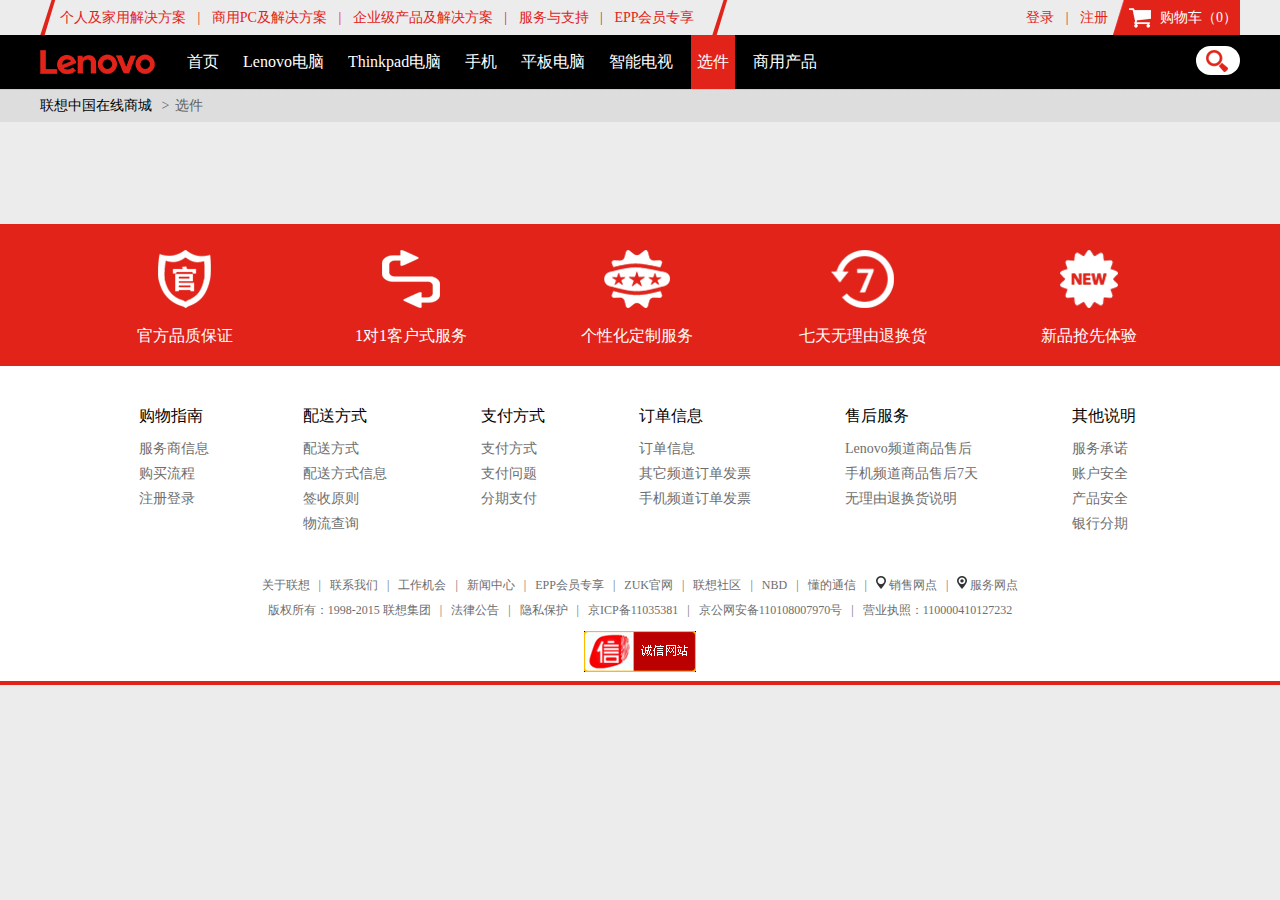
<file: pages/option/index.html>
<!DOCTYPE html PUBLIC "-//W3C//DTD XHTML 1.0 Transitional//EN" "http://www.w3.org/TR/xhtml1/DTD/xhtml1-transitional.dtd">
<html xmlns="http://www.w3.org/1999/xhtml">
<head>
<meta http-equiv="Content-Type" content="text/html; charset=utf-8" />
<title>Lenovo在线商城</title>
<link href="../../styles/global.css" rel="stylesheet" type="text/css" />
<script src="../../js/focus.js" type="text/javascript"></script>
</head>

<body>

<div class="header">
   <div class="topnav f14_red">
    <a href="#">个人及家用解决方案 </a><span class="bar">|</span>
    <a href="#">商用PC及解决方案 </a><span class="bar">|</span>
    <a href="#">企业级产品及解决方案 </a><span class="bar">|</span>
    <a href="#">服务与支持 </a><span class="bar">|</span>
    <a href="#">EPP会员专享</a>
</div>
    <div class="cart f14_w">
        <a href="#"><div class="cart_icon"></div>购物车（0）</a>
    </div>
    <div class="login f14_red">
        <a href="#">登录 </a><span class="bar">|</span>
        <a href="#">注册</a>
    </div>
</div>

<div class="nav_bg">
<div class="navbox">
   <div class="logo"></div>

   <div class="nav">
      <ul id="Menu">
         <li><a href="../../index.html">首页</a></li>
         <li><a href="../lenovopc/index.html">Lenovo电脑</a></li>
         <li><a href="../thinkpadpc/index.html">Thinkpad电脑</a></li>
         <li><a href="../phone/index.html">手机</a></li>
         <li><a href="../tabletpc/index.html">平板电脑</a></li>
         <li><a href="../tv/index.html">智能电视</a></li>
         <li><a href="index.html" onclick="change_bg(this)" class="current">选件</a></li>
         <li><a href="../comproduct/index.html">商用产品</a></li>
      </ul>
   </div>

    <div class="search">
        <div class="css_search">
            <form>
                <input type="search" placeholder="乐檬X3&nbsp;&nbsp;&nbsp;ThinkPad X1系列">
            </form>
        </div>
    </div>

</div>
</div>

<div class="nowlocated">
    <ul>
        <li><a href="#">联想中国在线商城</a><span> ></span>选件</li>
    </ul>
</div>

<div class="content"></div>

<div class="footer">
   <div class="footer_icons_box">
        <div class="footer_icons">
            <ul>
                <li>
                    <img src="../../images/footer_icon01.png">
                    <p>官方品质保证</p>
                </li>
                <li>
                    <img src="../../images/footer_icon02.png">
                    <p>1对1客户式服务</p>
                </li>
                <li>
                    <img src="../../images/footer_icon03.png">
                    <p>个性化定制服务</p>
                </li>
                <li>
                    <img src="../../images/footer_icon04.png">
                    <p>七天无理由退换货</p>
                </li>
                <li style="padding-right: 0">
                    <img src="../../images/footer_icon05.png">
                    <p>新品抢先体验</p>
                </li>
            </ul>
        </div>
    </div>

    <div class="copyright">
        <div class="copyright_p">
            <div class="pw">
                <dl>
                    <dt>购物指南</dt>
                    <dd>
                        <a href="#">服务商信息</a>
                        <a href="#">购买流程</a>
                        <a href="#">注册登录</a>
                    </dd>
                </dl>
                <dl>
                    <dt>配送方式</dt>
                    <dd>
                        <a href="#">配送方式</a>
                        <a href="#">配送方式信息</a>
                        <a href="#">签收原则</a>
                        <a href="#">物流查询</a>
                    </dd>
                </dl>
                <dl>
                    <dt>支付方式</dt>
                    <dd>
                        <a href="#">支付方式</a>
                        <a href="#">支付问题</a>
                        <a href="#">分期支付</a>
                    </dd>
                </dl>
                <dl>
                    <dt>订单信息</dt>
                    <dd>
                        <a href="#">订单信息</a>
                        <a href="#">其它频道订单发票</a>
                        <a href="#">手机频道订单发票</a>
                    </dd>
                </dl>
                <dl>
                    <dt>售后服务</dt>
                    <dd>
                        <a href="#">Lenovo频道商品售后</a>
                        <a href="#">手机频道商品售后7天</a>
                        <a href="#">无理由退换货说明</a>
                    </dd>
                </dl>
                <dl style="padding-right: 0">
                    <dt>其他说明</dt>
                    <dd>
                        <a href="#">服务承诺</a>
                        <a href="#">账户安全</a>
                        <a href="#">产品安全</a>
                        <a href="#">银行分期</a>
                    </dd>
                </dl>
            </div>
        </div>

        <div class="copyright_link">
            <div class="copyright_link_w">
                 <div class="copyright_link_p">
                    <a href="#">关于联想 </a><span>|</span>
                    <a href="#">联系我们 </a><span>|</span>
                    <a href="#">工作机会 </a><span>|</span>
                    <a href="#">新闻中心 </a><span>|</span>
                    <a href="#">EPP会员专享 </a><span>|</span>
                    <a href="#">ZUK官网 </a><span>|</span>
                    <a href="#">联想社区 </a><span>|</span>
                    <a href="#">NBD </a><span>|</span>
                    <a href="#">懂的通信 </a><span>|</span>
                    <a href="#"><img src="../../images/located.png"> 销售网点 </a><span>|</span>
                    <a href="#"><img src="../../images/located2.png"> 服务网点 </a>
                </div>
                <div class="copyright_link_p">
                    <a href="#">版权所有：1998-2015 联想集团 </a><span>|</span>
                    <a href="#">法律公告 </a><span>|</span>
                    <a href="#">隐私保护 </a><span>|</span>
                    <a href="#">京ICP备11035381 </a><span>|</span>
                    <a href="#">京公网安备110108007970号 </a><span>|</span>
                    <a href="#">营业执照：110000410127232 </a>
                </div>
                <div class="copyright_link_web"><img src="../../images/cxweb.png"> </div>
            </div>
        </div>

    </div>

    <div class="footer_line"></div>
</div>
</body>
</html>
</file>
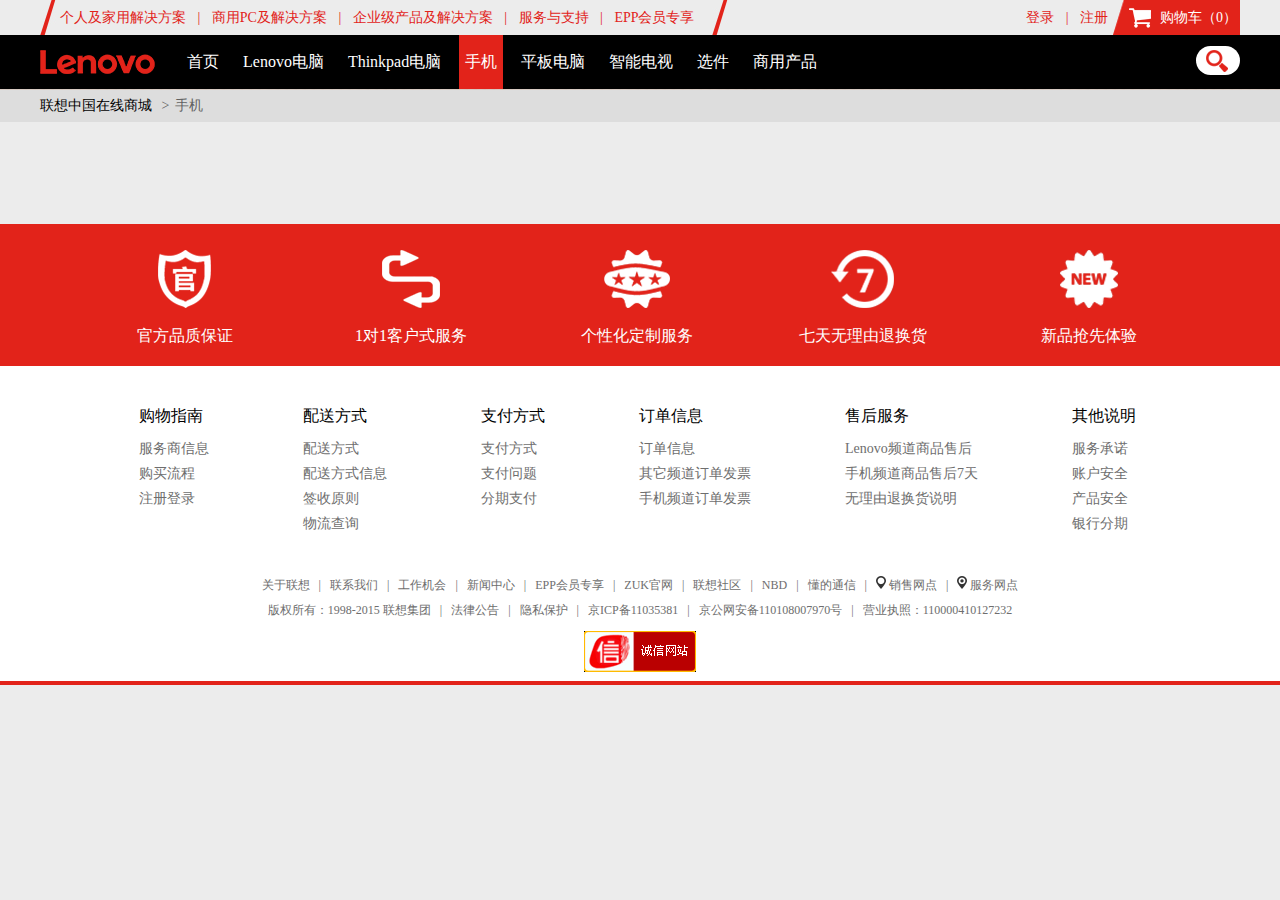
<file: pages/phone/index.html>
<!DOCTYPE html PUBLIC "-//W3C//DTD XHTML 1.0 Transitional//EN" "http://www.w3.org/TR/xhtml1/DTD/xhtml1-transitional.dtd">
<html xmlns="http://www.w3.org/1999/xhtml">
<head>
<meta http-equiv="Content-Type" content="text/html; charset=utf-8" />
<title>Lenovo在线商城</title>
<link href="../../styles/global.css" rel="stylesheet" type="text/css" />
<script src="../../js/focus.js" type="text/javascript"></script>
</head>

<body>

<div class="header">
   <div class="topnav f14_red">
    <a href="#">个人及家用解决方案 </a><span class="bar">|</span>
    <a href="#">商用PC及解决方案 </a><span class="bar">|</span>
    <a href="#">企业级产品及解决方案 </a><span class="bar">|</span>
    <a href="#">服务与支持 </a><span class="bar">|</span>
    <a href="#">EPP会员专享</a>
</div>
    <div class="cart f14_w">
        <a href="#"><div class="cart_icon"></div>购物车（0）</a>
    </div>
    <div class="login f14_red">
        <a href="#">登录 </a><span class="bar">|</span>
        <a href="#">注册</a>
    </div>
</div>

<div class="nav_bg">
<div class="navbox">
   <div class="logo"></div>

   <div class="nav">
      <ul id="Menu">
         <li><a href="../../index.html">首页</a></li>
         <li><a href="../lenovopc/index.html">Lenovo电脑</a></li>
         <li><a href="../thinkpadpc/index.html" >Thinkpad电脑</a></li>
         <li><a href="index.html" onclick="change_bg(this)" class="current">手机</a></li>
         <li><a href="../tabletpc/index.html">平板电脑</a></li>
         <li><a href="../tv/index.html">智能电视</a></li>
         <li><a href="../option/index.html">选件</a></li>
         <li><a href="../comproduct/index.html">商用产品</a></li>
      </ul>
   </div>

    <div class="search">
        <div class="css_search">
            <form>
                <input type="search" placeholder="乐檬X3&nbsp;&nbsp;&nbsp;ThinkPad X1系列">
            </form>
        </div>
    </div>

</div>
</div>

<div class="nowlocated">
    <ul>
        <li><a href="#">联想中国在线商城</a><span> ></span>手机</li>
    </ul>
</div>

<div class="content"></div>

<div class="footer">
   <div class="footer_icons_box">
        <div class="footer_icons">
            <ul>
                <li>
                    <img src="../../images/footer_icon01.png">
                    <p>官方品质保证</p>
                </li>
                <li>
                    <img src="../../images/footer_icon02.png">
                    <p>1对1客户式服务</p>
                </li>
                <li>
                    <img src="../../images/footer_icon03.png">
                    <p>个性化定制服务</p>
                </li>
                <li>
                    <img src="../../images/footer_icon04.png">
                    <p>七天无理由退换货</p>
                </li>
                <li style="padding-right: 0">
                    <img src="../../images/footer_icon05.png">
                    <p>新品抢先体验</p>
                </li>
            </ul>
        </div>
    </div>

    <div class="copyright">
        <div class="copyright_p">
            <div class="pw">
                <dl>
                    <dt>购物指南</dt>
                    <dd>
                        <a href="#">服务商信息</a>
                        <a href="#">购买流程</a>
                        <a href="#">注册登录</a>
                    </dd>
                </dl>
                <dl>
                    <dt>配送方式</dt>
                    <dd>
                        <a href="#">配送方式</a>
                        <a href="#">配送方式信息</a>
                        <a href="#">签收原则</a>
                        <a href="#">物流查询</a>
                    </dd>
                </dl>
                <dl>
                    <dt>支付方式</dt>
                    <dd>
                        <a href="#">支付方式</a>
                        <a href="#">支付问题</a>
                        <a href="#">分期支付</a>
                    </dd>
                </dl>
                <dl>
                    <dt>订单信息</dt>
                    <dd>
                        <a href="#">订单信息</a>
                        <a href="#">其它频道订单发票</a>
                        <a href="#">手机频道订单发票</a>
                    </dd>
                </dl>
                <dl>
                    <dt>售后服务</dt>
                    <dd>
                        <a href="#">Lenovo频道商品售后</a>
                        <a href="#">手机频道商品售后7天</a>
                        <a href="#">无理由退换货说明</a>
                    </dd>
                </dl>
                <dl style="padding-right: 0">
                    <dt>其他说明</dt>
                    <dd>
                        <a href="#">服务承诺</a>
                        <a href="#">账户安全</a>
                        <a href="#">产品安全</a>
                        <a href="#">银行分期</a>
                    </dd>
                </dl>
            </div>
        </div>

        <div class="copyright_link">
            <div class="copyright_link_w">
                 <div class="copyright_link_p">
                    <a href="#">关于联想 </a><span>|</span>
                    <a href="#">联系我们 </a><span>|</span>
                    <a href="#">工作机会 </a><span>|</span>
                    <a href="#">新闻中心 </a><span>|</span>
                    <a href="#">EPP会员专享 </a><span>|</span>
                    <a href="#">ZUK官网 </a><span>|</span>
                    <a href="#">联想社区 </a><span>|</span>
                    <a href="#">NBD </a><span>|</span>
                    <a href="#">懂的通信 </a><span>|</span>
                    <a href="#"><img src="../../images/located.png"> 销售网点 </a><span>|</span>
                    <a href="#"><img src="../../images/located2.png"> 服务网点 </a>
                </div>
                <div class="copyright_link_p">
                    <a href="#">版权所有：1998-2015 联想集团 </a><span>|</span>
                    <a href="#">法律公告 </a><span>|</span>
                    <a href="#">隐私保护 </a><span>|</span>
                    <a href="#">京ICP备11035381 </a><span>|</span>
                    <a href="#">京公网安备110108007970号 </a><span>|</span>
                    <a href="#">营业执照：110000410127232 </a>
                </div>
                <div class="copyright_link_web"><img src="../../images/cxweb.png"> </div>
            </div>
        </div>

    </div>

    <div class="footer_line"></div>
</div>
</body>
</html>
</file>
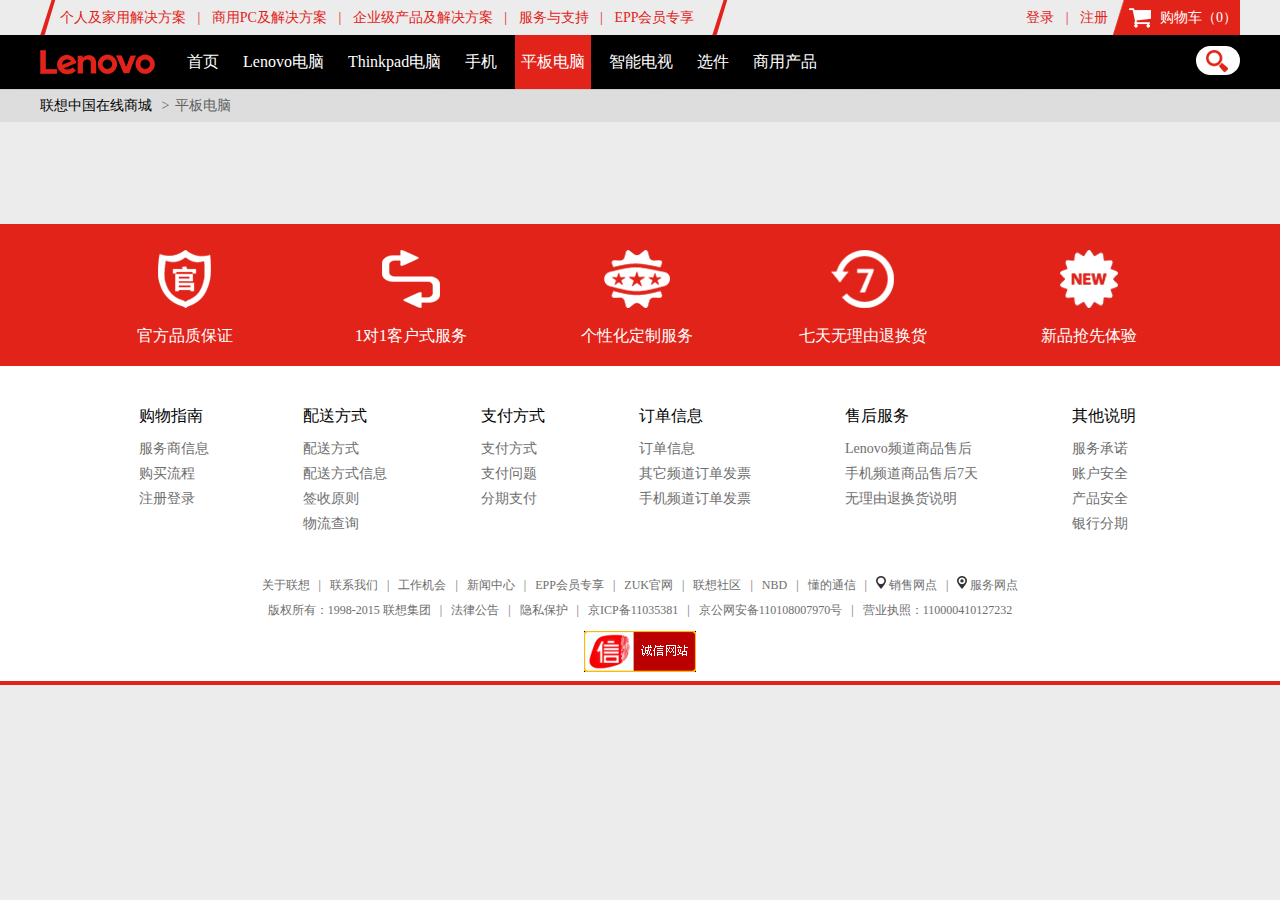
<file: pages/tabletpc/index.html>
<!DOCTYPE html PUBLIC "-//W3C//DTD XHTML 1.0 Transitional//EN" "http://www.w3.org/TR/xhtml1/DTD/xhtml1-transitional.dtd">
<html xmlns="http://www.w3.org/1999/xhtml">
<head>
<meta http-equiv="Content-Type" content="text/html; charset=utf-8" />
<title>Lenovo在线商城</title>
<link href="../../styles/global.css" rel="stylesheet" type="text/css" />
<script src="../../js/focus.js" type="text/javascript"></script>
</head>

<body>

<div class="header">
   <div class="topnav f14_red">
    <a href="#">个人及家用解决方案 </a><span class="bar">|</span>
    <a href="#">商用PC及解决方案 </a><span class="bar">|</span>
    <a href="#">企业级产品及解决方案 </a><span class="bar">|</span>
    <a href="#">服务与支持 </a><span class="bar">|</span>
    <a href="#">EPP会员专享</a>
</div>
    <div class="cart f14_w">
        <a href="#"><div class="cart_icon"></div>购物车（0）</a>
    </div>
    <div class="login f14_red">
        <a href="#">登录 </a><span class="bar">|</span>
        <a href="#">注册</a>
    </div>
</div>

<div class="nav_bg">
<div class="navbox">
   <div class="logo"></div>

   <div class="nav">
      <ul id="Menu">
         <li><a href="../../index.html">首页</a></li>
         <li><a href="../lenovopc/index.html">Lenovo电脑</a></li>
         <li><a href="../thinkpadpc/index.html" >Thinkpad电脑</a></li>
         <li><a href="../phone/index.html">手机</a></li>
         <li><a href="index.html" onclick="change_bg(this)" class="current">平板电脑</a></li>
         <li><a href="../tv/index.html">智能电视</a></li>
         <li><a href="../option/index.html">选件</a></li>
         <li><a href="../comproduct/index.html">商用产品</a></li>
      </ul>
   </div>

    <div class="search">
        <div class="css_search">
            <form>
                <input type="search" placeholder="乐檬X3&nbsp;&nbsp;&nbsp;ThinkPad X1系列">
            </form>
        </div>
    </div>

</div>
</div>

<div class="nowlocated">
    <ul>
        <li><a href="#">联想中国在线商城</a><span> ></span>平板电脑</li>
    </ul>
</div>

<div class="content"></div>

<div class="footer">
   <div class="footer_icons_box">
        <div class="footer_icons">
            <ul>
                <li>
                    <img src="../../images/footer_icon01.png">
                    <p>官方品质保证</p>
                </li>
                <li>
                    <img src="../../images/footer_icon02.png">
                    <p>1对1客户式服务</p>
                </li>
                <li>
                    <img src="../../images/footer_icon03.png">
                    <p>个性化定制服务</p>
                </li>
                <li>
                    <img src="../../images/footer_icon04.png">
                    <p>七天无理由退换货</p>
                </li>
                <li style="padding-right: 0">
                    <img src="../../images/footer_icon05.png">
                    <p>新品抢先体验</p>
                </li>
            </ul>
        </div>
    </div>

    <div class="copyright">
        <div class="copyright_p">
            <div class="pw">
                <dl>
                    <dt>购物指南</dt>
                    <dd>
                        <a href="#">服务商信息</a>
                        <a href="#">购买流程</a>
                        <a href="#">注册登录</a>
                    </dd>
                </dl>
                <dl>
                    <dt>配送方式</dt>
                    <dd>
                        <a href="#">配送方式</a>
                        <a href="#">配送方式信息</a>
                        <a href="#">签收原则</a>
                        <a href="#">物流查询</a>
                    </dd>
                </dl>
                <dl>
                    <dt>支付方式</dt>
                    <dd>
                        <a href="#">支付方式</a>
                        <a href="#">支付问题</a>
                        <a href="#">分期支付</a>
                    </dd>
                </dl>
                <dl>
                    <dt>订单信息</dt>
                    <dd>
                        <a href="#">订单信息</a>
                        <a href="#">其它频道订单发票</a>
                        <a href="#">手机频道订单发票</a>
                    </dd>
                </dl>
                <dl>
                    <dt>售后服务</dt>
                    <dd>
                        <a href="#">Lenovo频道商品售后</a>
                        <a href="#">手机频道商品售后7天</a>
                        <a href="#">无理由退换货说明</a>
                    </dd>
                </dl>
                <dl style="padding-right: 0">
                    <dt>其他说明</dt>
                    <dd>
                        <a href="#">服务承诺</a>
                        <a href="#">账户安全</a>
                        <a href="#">产品安全</a>
                        <a href="#">银行分期</a>
                    </dd>
                </dl>
            </div>
        </div>

        <div class="copyright_link">
            <div class="copyright_link_w">
                 <div class="copyright_link_p">
                    <a href="#">关于联想 </a><span>|</span>
                    <a href="#">联系我们 </a><span>|</span>
                    <a href="#">工作机会 </a><span>|</span>
                    <a href="#">新闻中心 </a><span>|</span>
                    <a href="#">EPP会员专享 </a><span>|</span>
                    <a href="#">ZUK官网 </a><span>|</span>
                    <a href="#">联想社区 </a><span>|</span>
                    <a href="#">NBD </a><span>|</span>
                    <a href="#">懂的通信 </a><span>|</span>
                    <a href="#"><img src="../../images/located.png"> 销售网点 </a><span>|</span>
                    <a href="#"><img src="../../images/located2.png"> 服务网点 </a>
                </div>
                <div class="copyright_link_p">
                    <a href="#">版权所有：1998-2015 联想集团 </a><span>|</span>
                    <a href="#">法律公告 </a><span>|</span>
                    <a href="#">隐私保护 </a><span>|</span>
                    <a href="#">京ICP备11035381 </a><span>|</span>
                    <a href="#">京公网安备110108007970号 </a><span>|</span>
                    <a href="#">营业执照：110000410127232 </a>
                </div>
                <div class="copyright_link_web"><img src="../../images/cxweb.png"> </div>
            </div>
        </div>

    </div>

    <div class="footer_line"></div>
</div>
</body>
</html>
</file>
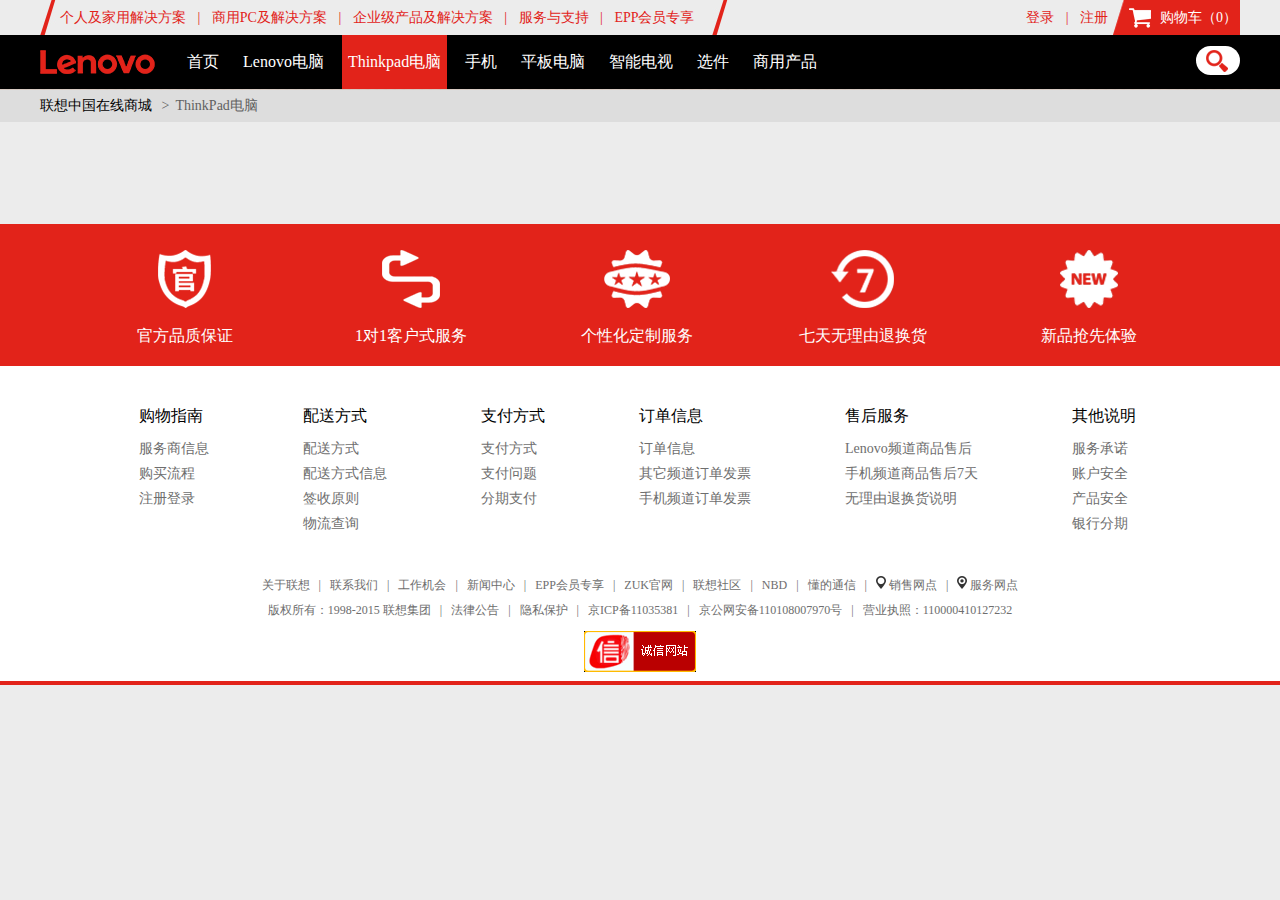
<file: pages/thinkpadpc/index.html>
<!DOCTYPE html PUBLIC "-//W3C//DTD XHTML 1.0 Transitional//EN" "http://www.w3.org/TR/xhtml1/DTD/xhtml1-transitional.dtd">
<html xmlns="http://www.w3.org/1999/xhtml">
<head>
<meta http-equiv="Content-Type" content="text/html; charset=utf-8" />
<title>Lenovo在线商城</title>
<link href="../../styles/global.css" rel="stylesheet" type="text/css" />
<script src="../../js/focus.js" type="text/javascript"></script>
</head>

<body>

<div class="header">
   <div class="topnav f14_red">
    <a href="#">个人及家用解决方案 </a><span class="bar">|</span>
    <a href="#">商用PC及解决方案 </a><span class="bar">|</span>
    <a href="#">企业级产品及解决方案 </a><span class="bar">|</span>
    <a href="#">服务与支持 </a><span class="bar">|</span>
    <a href="#">EPP会员专享</a>
</div>
    <div class="cart f14_w">
        <a href="#"><div class="cart_icon"></div>购物车（0）</a>
    </div>
    <div class="login f14_red">
        <a href="#">登录 </a><span class="bar">|</span>
        <a href="#">注册</a>
    </div>
</div>

<div class="nav_bg">
<div class="navbox">
   <div class="logo"></div>

   <div class="nav">
      <ul id="Menu">
         <li><a href="../../index.html">首页</a></li>
         <li><a href="../lenovopc/index.html">Lenovo电脑</a></li>
         <li><a href="index.html" onclick="change_bg(this)" class="current">Thinkpad电脑</a></li>
         <li><a href="../phone/index.html">手机</a></li>
         <li><a href="../tabletpc/index.html">平板电脑</a></li>
         <li><a href="../tv/index.html">智能电视</a></li>
         <li><a href="../option/index.html">选件</a></li>
         <li><a href="../comproduct/index.html">商用产品</a></li>
      </ul>
   </div>

    <div class="search">
        <div class="css_search">
            <form>
                <input type="search" placeholder="乐檬X3&nbsp;&nbsp;&nbsp;ThinkPad X1系列">
            </form>
        </div>
    </div>

</div>
</div>

<div class="nowlocated">
    <ul>
        <li><a href="#">联想中国在线商城</a><span> ></span>ThinkPad电脑</li>
    </ul>
</div>

<div class="content"></div>

<div class="footer">
    <div class="footer_icons_box">
        <div class="footer_icons">
            <ul>
                <li>
                    <img src="../../images/footer_icon01.png">
                    <p>官方品质保证</p>
                </li>
                <li>
                    <img src="../../images/footer_icon02.png">
                    <p>1对1客户式服务</p>
                </li>
                <li>
                    <img src="../../images/footer_icon03.png">
                    <p>个性化定制服务</p>
                </li>
                <li>
                    <img src="../../images/footer_icon04.png">
                    <p>七天无理由退换货</p>
                </li>
                <li style="padding-right: 0">
                    <img src="../../images/footer_icon05.png">
                    <p>新品抢先体验</p>
                </li>
            </ul>
        </div>
    </div>

    <div class="copyright">
        <div class="copyright_p">
            <div class="pw">
                <dl>
                    <dt>购物指南</dt>
                    <dd>
                        <a href="#">服务商信息</a>
                        <a href="#">购买流程</a>
                        <a href="#">注册登录</a>
                    </dd>
                </dl>
                <dl>
                    <dt>配送方式</dt>
                    <dd>
                        <a href="#">配送方式</a>
                        <a href="#">配送方式信息</a>
                        <a href="#">签收原则</a>
                        <a href="#">物流查询</a>
                    </dd>
                </dl>
                <dl>
                    <dt>支付方式</dt>
                    <dd>
                        <a href="#">支付方式</a>
                        <a href="#">支付问题</a>
                        <a href="#">分期支付</a>
                    </dd>
                </dl>
                <dl>
                    <dt>订单信息</dt>
                    <dd>
                        <a href="#">订单信息</a>
                        <a href="#">其它频道订单发票</a>
                        <a href="#">手机频道订单发票</a>
                    </dd>
                </dl>
                <dl>
                    <dt>售后服务</dt>
                    <dd>
                        <a href="#">Lenovo频道商品售后</a>
                        <a href="#">手机频道商品售后7天</a>
                        <a href="#">无理由退换货说明</a>
                    </dd>
                </dl>
                <dl style="padding-right: 0">
                    <dt>其他说明</dt>
                    <dd>
                        <a href="#">服务承诺</a>
                        <a href="#">账户安全</a>
                        <a href="#">产品安全</a>
                        <a href="#">银行分期</a>
                    </dd>
                </dl>
            </div>
        </div>

        <div class="copyright_link">
            <div class="copyright_link_w">
                 <div class="copyright_link_p">
                    <a href="#">关于联想 </a><span>|</span>
                    <a href="#">联系我们 </a><span>|</span>
                    <a href="#">工作机会 </a><span>|</span>
                    <a href="#">新闻中心 </a><span>|</span>
                    <a href="#">EPP会员专享 </a><span>|</span>
                    <a href="#">ZUK官网 </a><span>|</span>
                    <a href="#">联想社区 </a><span>|</span>
                    <a href="#">NBD </a><span>|</span>
                    <a href="#">懂的通信 </a><span>|</span>
                    <a href="#"><img src="../../images/located.png"> 销售网点 </a><span>|</span>
                    <a href="#"><img src="../../images/located2.png"> 服务网点 </a>
                </div>
                <div class="copyright_link_p">
                    <a href="#">版权所有：1998-2015 联想集团 </a><span>|</span>
                    <a href="#">法律公告 </a><span>|</span>
                    <a href="#">隐私保护 </a><span>|</span>
                    <a href="#">京ICP备11035381 </a><span>|</span>
                    <a href="#">京公网安备110108007970号 </a><span>|</span>
                    <a href="#">营业执照：110000410127232 </a>
                </div>
                <div class="copyright_link_web"><img src="../../images/cxweb.png"> </div>
            </div>
        </div>

    </div>

    <div class="footer_line"></div>
</div>
</body>
</html>
</file>
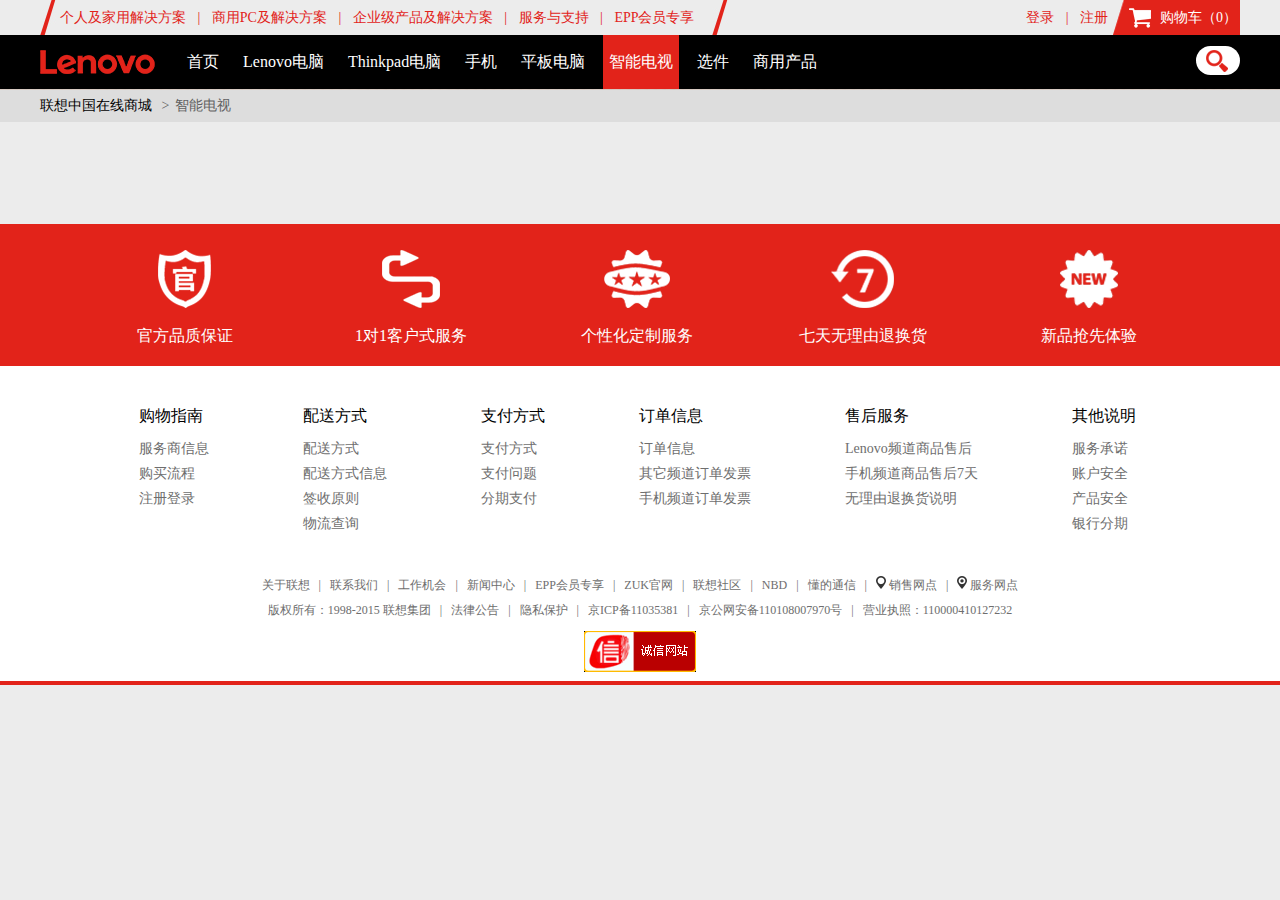
<file: pages/tv/index.html>
<!DOCTYPE html PUBLIC "-//W3C//DTD XHTML 1.0 Transitional//EN" "http://www.w3.org/TR/xhtml1/DTD/xhtml1-transitional.dtd">
<html xmlns="http://www.w3.org/1999/xhtml">
<head>
<meta http-equiv="Content-Type" content="text/html; charset=utf-8" />
<title>Lenovo在线商城</title>
<link href="../../styles/global.css" rel="stylesheet" type="text/css" />
<script src="../../js/focus.js" type="text/javascript"></script>
</head>

<body>

<div class="header">
   <div class="topnav f14_red">
    <a href="#">个人及家用解决方案 </a><span class="bar">|</span>
    <a href="#">商用PC及解决方案 </a><span class="bar">|</span>
    <a href="#">企业级产品及解决方案 </a><span class="bar">|</span>
    <a href="#">服务与支持 </a><span class="bar">|</span>
    <a href="#">EPP会员专享</a>
</div>
    <div class="cart f14_w">
        <a href="#"><div class="cart_icon"></div>购物车（0）</a>
    </div>
    <div class="login f14_red">
        <a href="#">登录 </a><span class="bar">|</span>
        <a href="#">注册</a>
    </div>
</div>

<div class="nav_bg">
<div class="navbox">
   <div class="logo"></div>

   <div class="nav">
      <ul id="Menu">
         <li><a href="../../index.html">首页</a></li>
         <li><a href="../lenovopc/index.html">Lenovo电脑</a></li>
         <li><a href="../thinkpadpc/index.html">Thinkpad电脑</a></li>
         <li><a href="../phone/index.html">手机</a></li>
         <li><a href="../tabletpc/index.html">平板电脑</a></li>
         <li><a href="index.html" onclick="change_bg(this)" class="current">智能电视</a></li>
         <li><a href="../option/index.html">选件</a></li>
         <li><a href="../comproduct/index.html">商用产品</a></li>
      </ul>
   </div>

    <div class="search">
        <div class="css_search">
            <form>
                <input type="search" placeholder="乐檬X3&nbsp;&nbsp;&nbsp;ThinkPad X1系列">
            </form>
        </div>
    </div>

</div>
</div>

<div class="nowlocated">
    <ul>
        <li><a href="#">联想中国在线商城</a><span> ></span>智能电视</li>
    </ul>
</div>

<div class="content"></div>

<div class="footer">
     <div class="footer_icons_box">
        <div class="footer_icons">
            <ul>
                <li>
                    <img src="../../images/footer_icon01.png">
                    <p>官方品质保证</p>
                </li>
                <li>
                    <img src="../../images/footer_icon02.png">
                    <p>1对1客户式服务</p>
                </li>
                <li>
                    <img src="../../images/footer_icon03.png">
                    <p>个性化定制服务</p>
                </li>
                <li>
                    <img src="../../images/footer_icon04.png">
                    <p>七天无理由退换货</p>
                </li>
                <li style="padding-right: 0">
                    <img src="../../images/footer_icon05.png">
                    <p>新品抢先体验</p>
                </li>
            </ul>
        </div>
    </div>

    <div class="copyright">
        <div class="copyright_p">
            <div class="pw">
                <dl>
                    <dt>购物指南</dt>
                    <dd>
                        <a href="#">服务商信息</a>
                        <a href="#">购买流程</a>
                        <a href="#">注册登录</a>
                    </dd>
                </dl>
                <dl>
                    <dt>配送方式</dt>
                    <dd>
                        <a href="#">配送方式</a>
                        <a href="#">配送方式信息</a>
                        <a href="#">签收原则</a>
                        <a href="#">物流查询</a>
                    </dd>
                </dl>
                <dl>
                    <dt>支付方式</dt>
                    <dd>
                        <a href="#">支付方式</a>
                        <a href="#">支付问题</a>
                        <a href="#">分期支付</a>
                    </dd>
                </dl>
                <dl>
                    <dt>订单信息</dt>
                    <dd>
                        <a href="#">订单信息</a>
                        <a href="#">其它频道订单发票</a>
                        <a href="#">手机频道订单发票</a>
                    </dd>
                </dl>
                <dl>
                    <dt>售后服务</dt>
                    <dd>
                        <a href="#">Lenovo频道商品售后</a>
                        <a href="#">手机频道商品售后7天</a>
                        <a href="#">无理由退换货说明</a>
                    </dd>
                </dl>
                <dl style="padding-right: 0">
                    <dt>其他说明</dt>
                    <dd>
                        <a href="#">服务承诺</a>
                        <a href="#">账户安全</a>
                        <a href="#">产品安全</a>
                        <a href="#">银行分期</a>
                    </dd>
                </dl>
            </div>
        </div>

        <div class="copyright_link">
            <div class="copyright_link_w">
                 <div class="copyright_link_p">
                    <a href="#">关于联想 </a><span>|</span>
                    <a href="#">联系我们 </a><span>|</span>
                    <a href="#">工作机会 </a><span>|</span>
                    <a href="#">新闻中心 </a><span>|</span>
                    <a href="#">EPP会员专享 </a><span>|</span>
                    <a href="#">ZUK官网 </a><span>|</span>
                    <a href="#">联想社区 </a><span>|</span>
                    <a href="#">NBD </a><span>|</span>
                    <a href="#">懂的通信 </a><span>|</span>
                    <a href="#"><img src="../../images/located.png"> 销售网点 </a><span>|</span>
                    <a href="#"><img src="../../images/located2.png"> 服务网点 </a>
                </div>
                <div class="copyright_link_p">
                    <a href="#">版权所有：1998-2015 联想集团 </a><span>|</span>
                    <a href="#">法律公告 </a><span>|</span>
                    <a href="#">隐私保护 </a><span>|</span>
                    <a href="#">京ICP备11035381 </a><span>|</span>
                    <a href="#">京公网安备110108007970号 </a><span>|</span>
                    <a href="#">营业执照：110000410127232 </a>
                </div>
                <div class="copyright_link_web"><img src="../../images/cxweb.png"> </div>
            </div>
        </div>

    </div>

    <div class="footer_line"></div>
</div>
</body>
</html>
</file>
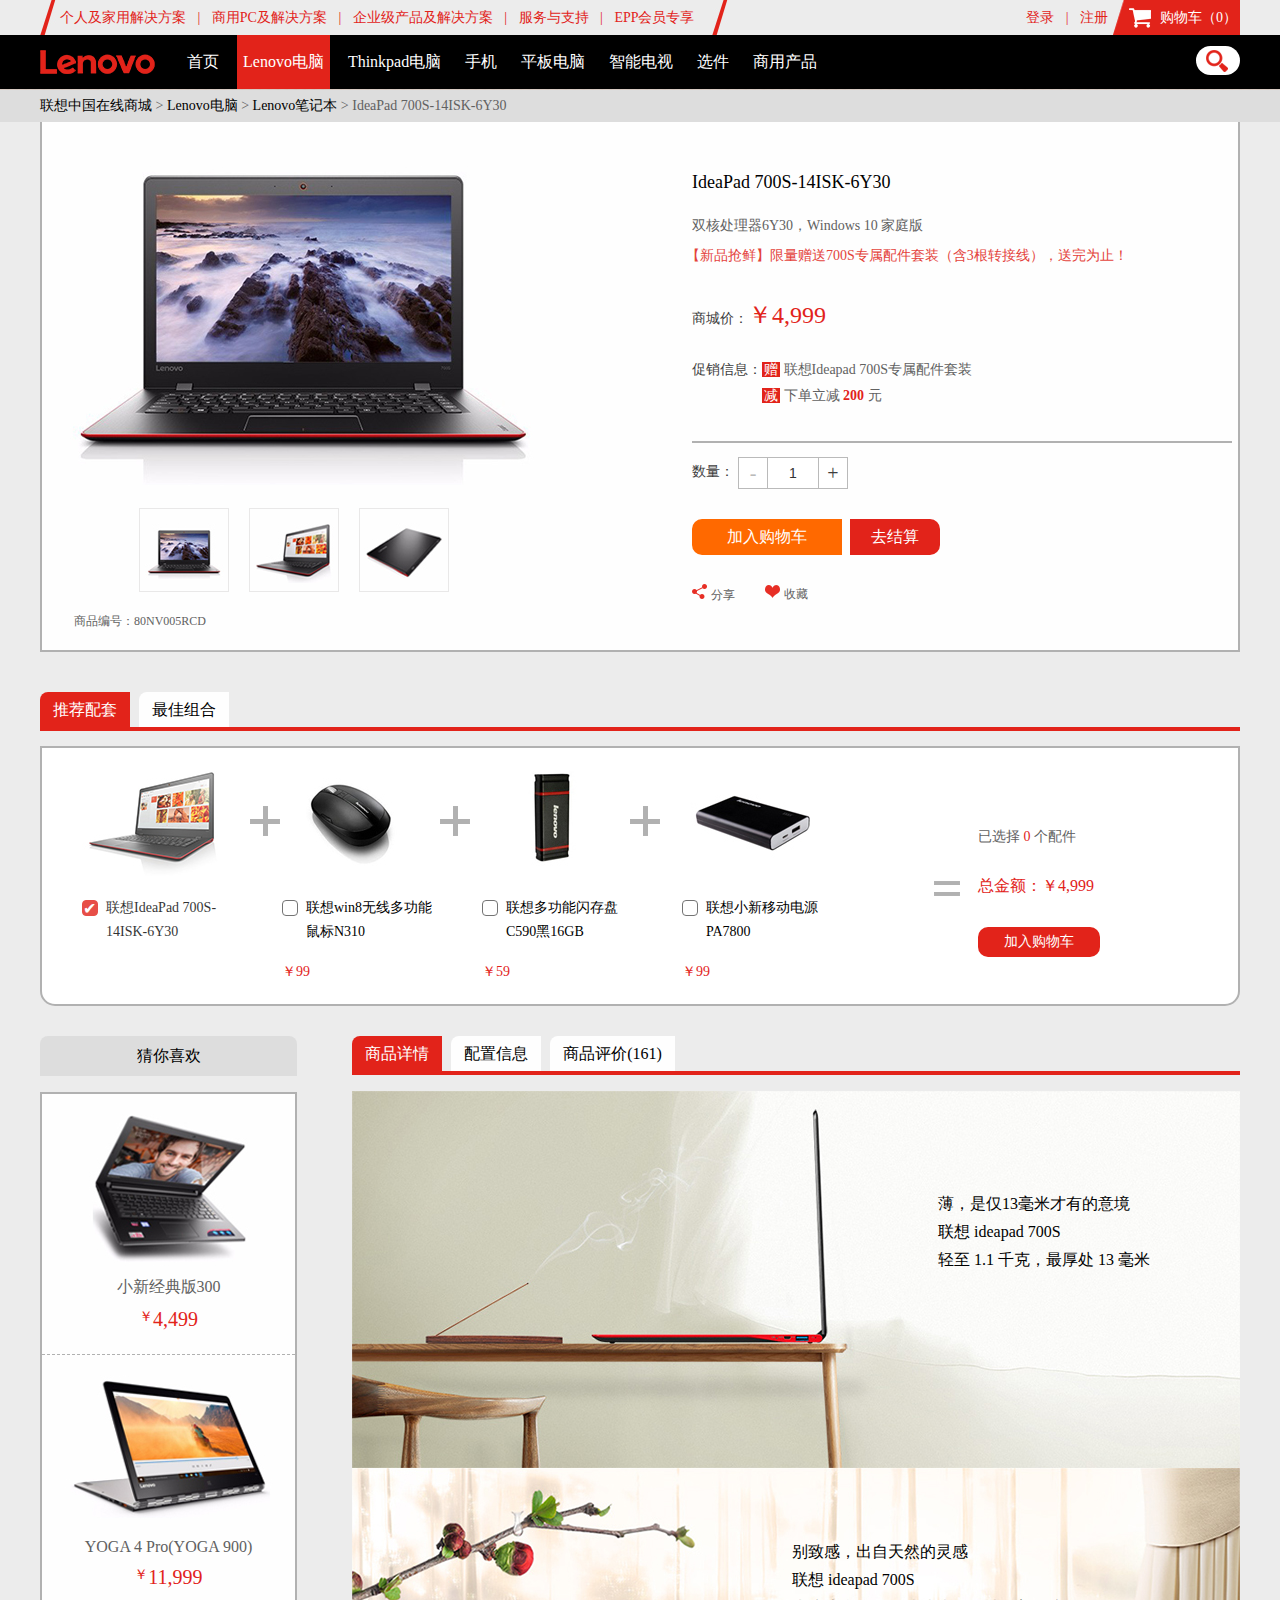
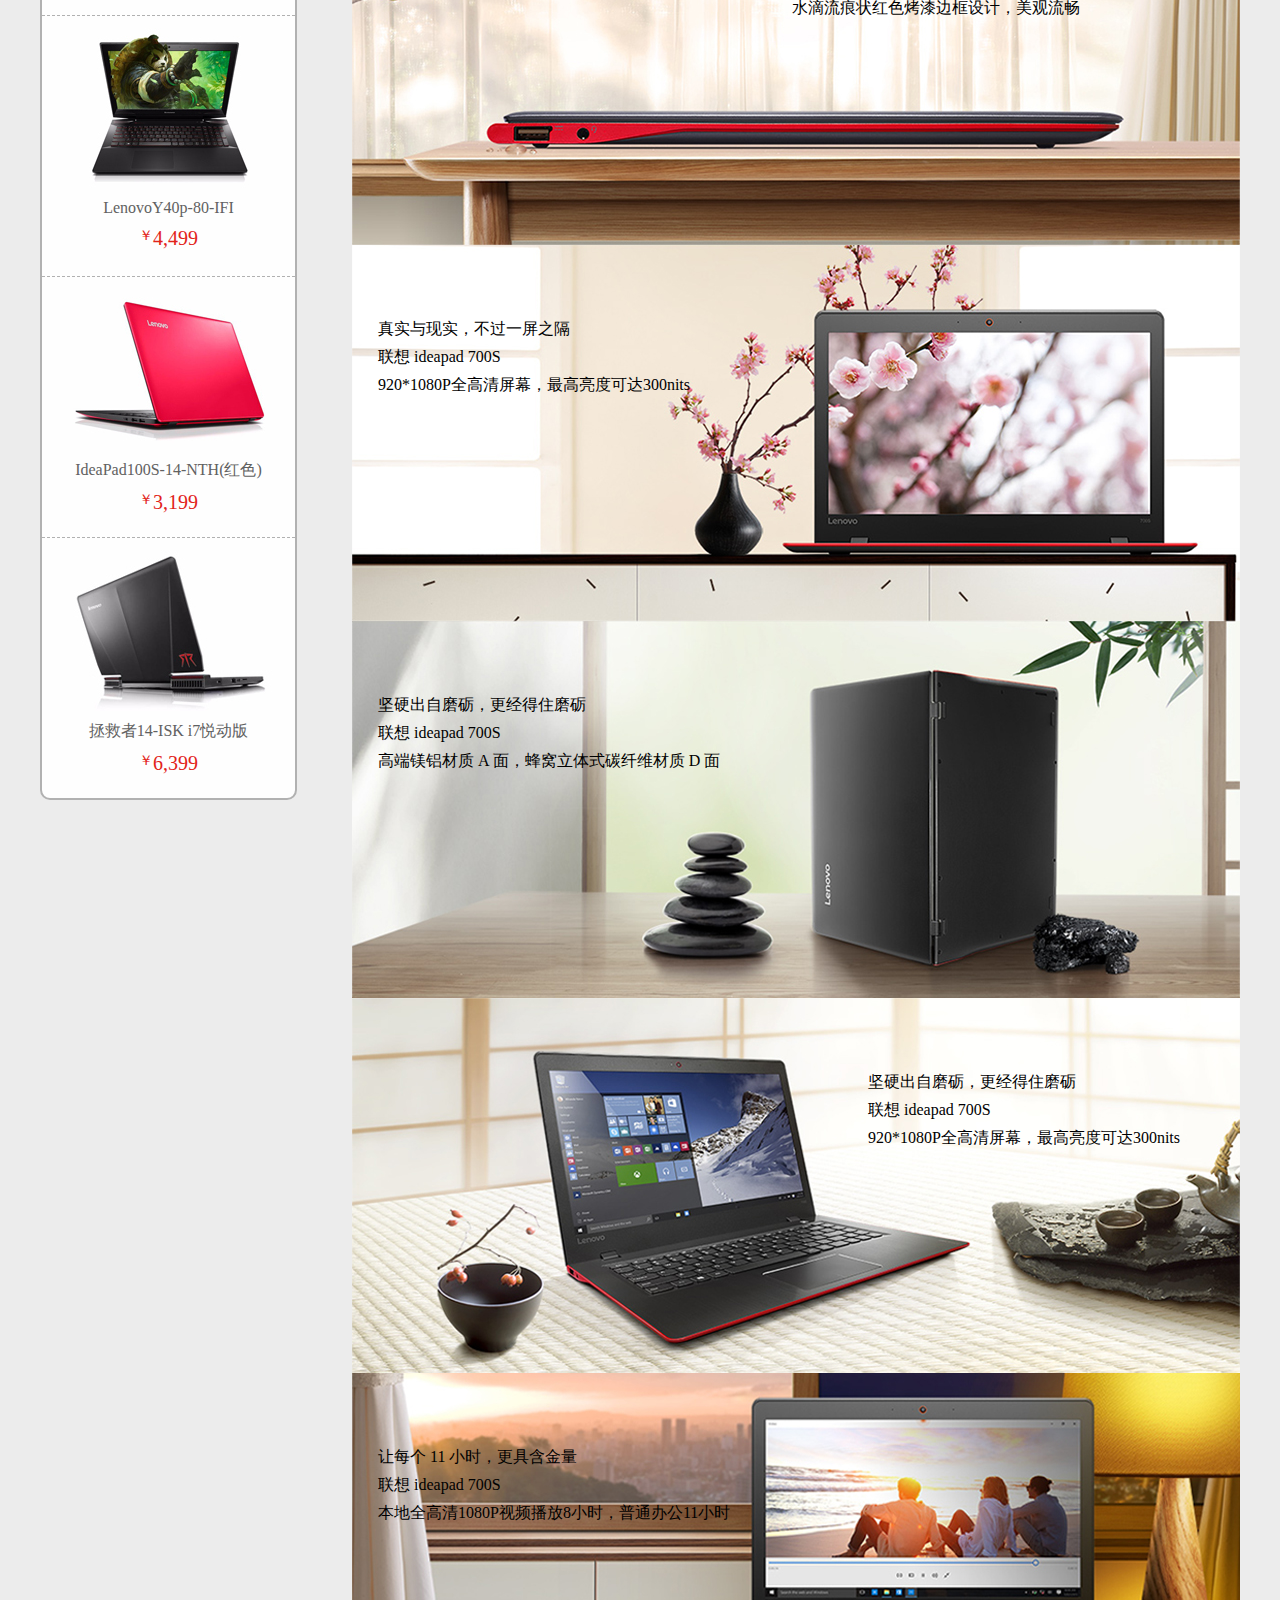
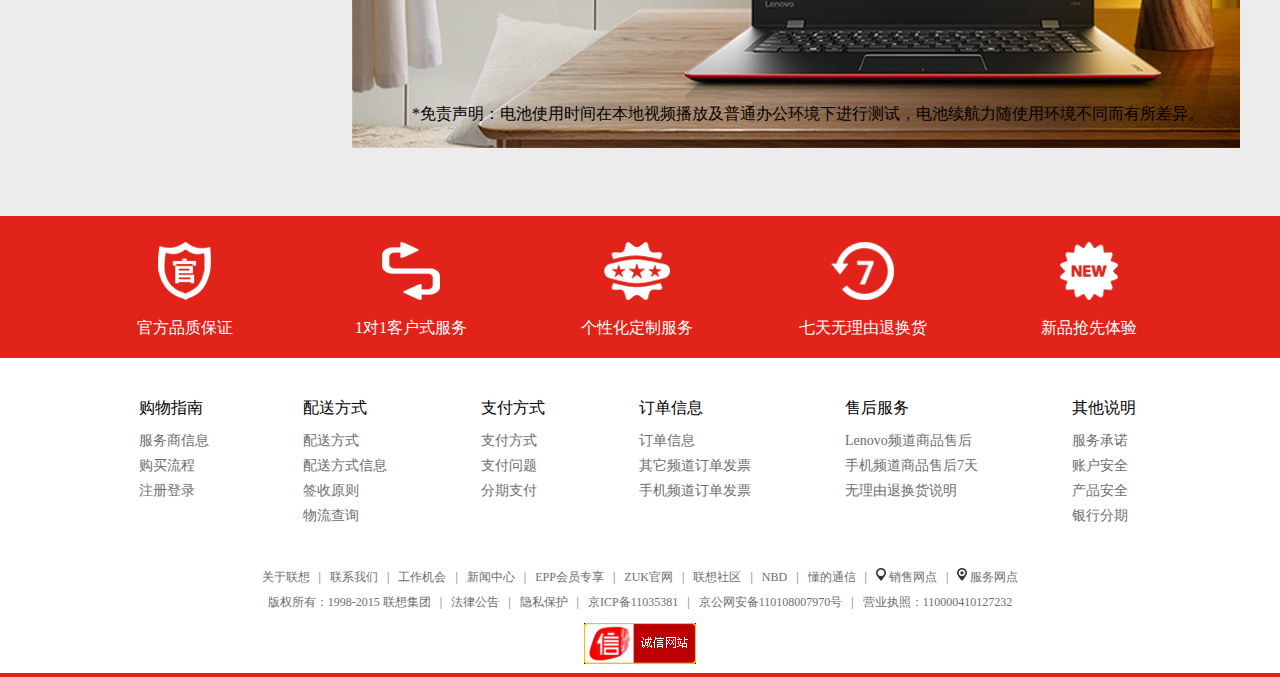
<file: pages/lenovopc/pages/IdeaPad700S.html>
<!DOCTYPE html PUBLIC "-//W3C//DTD XHTML 1.0 Transitional//EN" "http://www.w3.org/TR/xhtml1/DTD/xhtml1-transitional.dtd">
<html xmlns="http://www.w3.org/1999/xhtml">
<head>
<meta http-equiv="Content-Type" content="text/html; charset=utf-8" />
<title>Lenovo在线商城</title>
    <link href="../../../styles/global.css" rel="stylesheet" type="text/css" />
    <script src="../../../js/focus.js" type="text/javascript"></script>
</head>

<body>

<!-- 顶部登录区开始 -->
<div class="header">
   <div class="topnav f14_red">
    <a href="#">个人及家用解决方案 </a><span class="bar">|</span>
    <a href="#">商用PC及解决方案 </a><span class="bar">|</span>
    <a href="#">企业级产品及解决方案 </a><span class="bar">|</span>
    <a href="#">服务与支持 </a><span class="bar">|</span>
    <a href="#">EPP会员专享</a>
</div>
    <div class="cart f14_w">
        <a href="#"><div class="cart_icon"></div>购物车（0）</a>
    </div>
    <div class="login f14_red">
        <a href="#">登录 </a><span class="bar">|</span>
        <a href="#">注册</a>
    </div>
</div>
<!-- 顶部登录区结束 -->

<div class="nav_bg">
<div class="navbox">
    <div class="logo"></div>

    <!-- 导航开始 -->
    <div class="nav">
      <ul id="Menu">
         <li><a href="../../../index.html">首页</a></li>
         <li><a href="../index.html" onclick="change_bg(this)" class="current">Lenovo电脑</a></li>
         <li><a href="../../thinkpadpc/index.html">Thinkpad电脑</a></li>
         <li><a href="../../phone/index.html">手机</a></li>
         <li><a href="../../tabletpc/index.html">平板电脑</a></li>
         <li><a href="../../tv/index.html">智能电视</a></li>
         <li><a href="../../option/index.html">选件</a></li>
         <li><a href="../../comproduct/index.html">商用产品</a></li>
      </ul>
    </div>
    <!-- 导航结束 -->

    <!-- 搜索开始 -->
    <div class="search">
        <div class="css_search">
            <form>
                <input type="search" placeholder="乐檬X3&nbsp;&nbsp;&nbsp;ThinkPad X1系列">
            </form>
        </div>
    </div>
    <!-- 搜索结束 -->

</div>
</div>

<!--当前位置开始-->
<div class="nowlocated">
    <ul>
        <li><a href="../../../index.html">联想中国在线商城</a> >
            <a href="../index.html">Lenovo电脑</a> >
            <a href=../pages/laptopall.html>Lenovo笔记本</a> > IdeaPad 700S-14ISK-6Y30</li>
    </ul>
</div>
<!--当前位置结束-->

<div class="productshow">
    <!--产品图片展示开始-->
    <div class="productshow_img">
        <div class="productshow_img01">
            <a href="../images/IdeaPad700S01.jpg" name="myImage" onMouseOver="visible(this,1)" onMouseOut="visible(this,0)">
                <img src="../images/IdeaPad700S01_mid.jpg">
            </a>
        </div>
        <ul class="productshow_img02">
            <li class=".productshow_img-selected"><a href="#"><img src="../images/IdeaPad700S01_small.jpg"></a></li>
            <li><a href="#"><img src="../images/IdeaPad700S02_small.jpg"></a></li>
            <li><a href="#"><img src="../images/IdeaPad700S03_small.jpg"></a></li>
        </ul>
        <p class="productnum">商品编号：80NV005RCD</p>
    </div>
    <!--产品图片展示结束-->

    <!--购买信息开始-->
    <div class="productbuy">
        <p class="productbuy_p1">IdeaPad 700S-14ISK-6Y30</p>
        <p class="productbuy_p2">双核处理器6Y30，Windows 10 家庭版</p>
        <p class="productbuy_p3">【新品抢鲜】限量赠送700S专属配件套装（含3根转接线），送完为止！</p>
        <p class="productbuy_p4">商城价：<span>￥4,999</span></p>
        <p class="productbuy_p5">促销信息：</p>
        <div class="productbuy_p5div">
            <ul>
                <li><span>赠</span>&nbsp;<a href="#">联想Ideapad 700S专属配件套装</a> </li>
                <li><span>减</span>&nbsp;下单立减 <b>200</b> 元</li>
            </ul>
        </div>
        <div class="productbuy_line"></div>

        <div class="productbuy_num">
            <label for="qty">数量：</label>
            <div class="addcart_num">
                <a class="d-button disabled">-</a>
                <input type="text" maxlength="5" id="qty" size="4" value="1" class="input-text cart-input-qty qty"/>
                <a class="i-button">+</a>
            </div>
        </div>

        <div class="clear">
            <input type="button" class="addcart" value="加入购物车">
            <input type="button" class="addshop" value="去结算">
        </div>
        <div class="like">
            <ul>
                <li><a href="#"><img src="../images/share_icon.png">分享</a></li>
                <li><a href="#"><img src="../images/like_icon.png">收藏</a></li>
            </ul>
        </div>
    </div>
    <!--购买信息结束-->
</div>


<!--推荐配套开始-->
<div class="parts">
    <div class="col_tabs03"><a href="#">推荐配套</a></div>
    <div class="col_tabs04"><a href="#">最佳组合</a></div>
    <div class="col_line02"></div>
    <div class="parts_box">
        <div class="parts_img">
            <ul>
                <li class="opa08">
                    <img src="../images/partsimg01.jpg">
                    <input type="checkbox" checked="checked" id="checkbox_1" class="chk_1"><label for="checkbox_1"></label>
                    <p>联想IdeaPad 700S-14ISK-6Y30</p>
                </li>
                <li><a href="#" name="myImage" onMouseOver="visible(this,1)" onMouseOut="visible(this,0)">
                    <img src="../images/partsimg02.jpg"></a>
                    <input type="checkbox" id="checkbox_2" class="chk_1"><label for="checkbox_2"></label>
                    <p><a href="#">联想win8无线多功能鼠标N310</a></p>
                    <p style="float: left"><span>￥99</span></p>
                </li>
                <li><a href="#" name="myImage" onMouseOver="visible(this,1)" onMouseOut="visible(this,0)">
                    <img src="../images/partsimg03.jpg"></a>
                    <input type="checkbox" id="checkbox_3" class="chk_1"><label for="checkbox_3"></label>
                    <p><a href="#">联想多功能闪存盘C590黑16GB</a></p>
                    <p style="float: left"><span>￥59</span></p>
                </li>
                <li><a href="#" name="myImage" onMouseOver="visible(this,1)" onMouseOut="visible(this,0)">
                    <img src="../images/partsimg04.jpg"></a>
                    <input type="checkbox" id="checkbox_4" class="chk_1"><label for="checkbox_4"></label>
                    <p><a href="#">联想小新移动电源PA7800</a></p>
                    <p style="float: left"><span>￥99</span></p>
                </li>
            </ul>
        </div>
        <div class="add_icon">
            <ul>
                <li><img src="../images/add_icon.png"/></li>
                <li><img src="../images/add_icon.png"/></li>
                <li><img src="../images/add_icon.png"/></li>
            </ul>
        </div>
        <div class="eqaul_icon"><img src="../images/equal_icon.png"> </div>
        <div class="allselected">
            <p class="allselected_p1">已选择 <span>0</span> 个配件</p>
            <p class="allselected_p2">总金额：￥4,999</p>
            <input type="button" class="addcart02" value="加入购物车">
        </div>
    </div>
</div>
<!--推荐配套结束-->


<div class="detailsbox">
    <!--猜你喜欢栏目开始-->
    <div class="seemore">
        <div class="seemore_title">猜你喜欢</div>
        <div class="seemore_pro">
            <ul>
                <li>
                    <a href=""><img src="../images/list02img06.jpg" class="evenflow"></a>
                    <p class="seemore_pro_p1"><a href="#">小新经典版300</a></p>
                    <p class="seemore_pro_p2"><span>￥</span>4,499</p>
                </li>
                <li>
                    <a href=""><img src="../images/list02img07.jpg" class="evenflow"></a>
                    <p class="seemore_pro_p1"><a href="#">YOGA 4 Pro(YOGA 900)</a></p>
                    <p class="seemore_pro_p2"><span>￥</span>11,999</p>
                </li>
                <li>
                    <a href=""><img src="../images/list02img03.jpg" class="evenflow"></a>
                    <p class="seemore_pro_p1"><a href="#">LenovoY40p-80-IFI</a></p>
                    <p class="seemore_pro_p2"><span>￥</span>4,499</p>
                </li>
                <li>
                    <a href=""><img src="../images/list02img10.jpg" class="evenflow"></a>
                    <p class="seemore_pro_p1"><a href="#">IdeaPad100S-14-NTH(红色)</a></p>
                    <p class="seemore_pro_p2"><span>￥</span>3,199</p>
                </li>
                <li style="border: 0">
                    <a href=""><img src="../images/list02img09.jpg" class="evenflow"></a>
                    <p class="seemore_pro_p1"><a href="#">拯救者14-ISK i7悦动版</a></p>
                    <p class="seemore_pro_p2"><span>￥</span>6,399</p>
                </li>
            </ul>
        </div>
    </div>
    <!--猜你喜欢栏目结束-->

    <!--商品详情开始-->
    <div class="details">
        <div class="col_tabs03"><a href="#">商品详情</a></div>
        <div class="col_tabs04"><a href="#">配置信息</a></div>
        <div class="col_tabs05"><a href="#">商品评价(161)</a></div>
        <div class="col_line03"></div>
        <div class="details_img">
            <div class="details_img_pos">
                <img src="../images/detailsimg01.jpg">
                <div class="details_img_pos_p1">
                    <p>薄，是仅13毫米才有的意境</p>
                    <p>联想 ideapad 700S</p>
                    <p>轻至 1.1 千克，最厚处 13 毫米</p>
                </div>
            </div>
            <div class="details_img_pos">
                <img src="../images/detailsimg02.jpg">
                <div class="details_img_pos_p2">
                    <p>别致感，出自天然的灵感</p>
                    <p>联想 ideapad 700S</p>
                    <p>水滴流痕状红色烤漆边框设计，美观流畅</p>
                </div>
            </div>
            <div class="details_img_pos">
                <img src="../images/detailsimg03.jpg">
                <div class="details_img_pos_p3">
                    <p>真实与现实，不过一屏之隔</p>
                    <p>联想 ideapad 700S</p>
                    <p>920*1080P全高清屏幕，最高亮度可达300nits</p>
                </div>
            </div>
            <div class="details_img_pos">
                <img src="../images/detailsimg04.jpg">
                <div class="details_img_pos_p3">
                    <p>坚硬出自磨砺，更经得住磨砺</p>
                    <p>联想  ideapad 700S</p>
                    <p>高端镁铝材质 A 面，蜂窝立体式碳纤维材质 D 面</p>
                </div>
            </div>
            <div class="details_img_pos">
                <img src="../images/detailsimg05.jpg">
                <div class="details_img_pos_p4">
                    <p>坚硬出自磨砺，更经得住磨砺</p>
                    <p>联想 ideapad 700S</p>
                    <p>920*1080P全高清屏幕，最高亮度可达300nits</p>
                </div>
            </div>
            <div class="details_img_pos">
                <img src="../images/detailsimg06.jpg">
                <div class="details_img_pos_p3">
                    <p>让每个 11 小时，更具含金量</p>
                    <p>联想 ideapad 700S</p>
                    <p>本地全高清1080P视频播放8小时，普通办公11小时</p>
                </div>
                <div class="details_img_pos_p5">
                    <p>*免责声明：电池使用时间在本地视频播放及普通办公环境下进行测试，电池续航力随使用环境不同而有所差异。</p>
                </div>
            </div>
        </div>
    </div>
    <!--商品详情结束-->
</div>


<!--页脚开始-->
<div class="footer">
    <!--服务图标开始-->
   <div class="footer_icons_box">
        <div class="footer_icons">
            <ul>
                <li>
                    <img src="../../../images/footer_icon01.png">
                    <p>官方品质保证</p>
                </li>
                <li>
                    <img src="../../../images/footer_icon02.png">
                    <p>1对1客户式服务</p>
                </li>
                <li>
                    <img src="../../../images/footer_icon03.png">
                    <p>个性化定制服务</p>
                </li>
                <li>
                    <img src="../../../images/footer_icon04.png">
                    <p>七天无理由退换货</p>
                </li>
                <li style="padding-right: 0">
                    <img src="../../../images/footer_icon05.png">
                    <p>新品抢先体验</p>
                </li>
            </ul>
        </div>
    </div>
    <!--服务图标结束-->

    <!--版权信息开始-->
    <div class="copyright">
        <div class="copyright_p">
            <div class="pw">
                <dl>
                    <dt>购物指南</dt>
                    <dd>
                        <a href="#">服务商信息</a>
                        <a href="#">购买流程</a>
                        <a href="#">注册登录</a>
                    </dd>
                </dl>
                <dl>
                    <dt>配送方式</dt>
                    <dd>
                        <a href="#">配送方式</a>
                        <a href="#">配送方式信息</a>
                        <a href="#">签收原则</a>
                        <a href="#">物流查询</a>
                    </dd>
                </dl>
                <dl>
                    <dt>支付方式</dt>
                    <dd>
                        <a href="#">支付方式</a>
                        <a href="#">支付问题</a>
                        <a href="#">分期支付</a>
                    </dd>
                </dl>
                <dl>
                    <dt>订单信息</dt>
                    <dd>
                        <a href="#">订单信息</a>
                        <a href="#">其它频道订单发票</a>
                        <a href="#">手机频道订单发票</a>
                    </dd>
                </dl>
                <dl>
                    <dt>售后服务</dt>
                    <dd>
                        <a href="#">Lenovo频道商品售后</a>
                        <a href="#">手机频道商品售后7天</a>
                        <a href="#">无理由退换货说明</a>
                    </dd>
                </dl>
                <dl style="padding-right: 0;">
                    <dt>其他说明</dt>
                    <dd>
                        <a href="#">服务承诺</a>
                        <a href="#">账户安全</a>
                        <a href="#">产品安全</a>
                        <a href="#">银行分期</a>
                    </dd>
                </dl>
            </div>
        </div>

        <div class="copyright_link">
            <div class="copyright_link_w">
                 <div class="copyright_link_p">
                    <a href="#">关于联想 </a><span>|</span>
                    <a href="#">联系我们 </a><span>|</span>
                    <a href="#">工作机会 </a><span>|</span>
                    <a href="#">新闻中心 </a><span>|</span>
                    <a href="#">EPP会员专享 </a><span>|</span>
                    <a href="#">ZUK官网 </a><span>|</span>
                    <a href="#">联想社区 </a><span>|</span>
                    <a href="#">NBD </a><span>|</span>
                    <a href="#">懂的通信 </a><span>|</span>
                    <a href="#"><img src="../../../images/located.png"> 销售网点 </a><span>|</span>
                    <a href="#"><img src="../../../images/located2.png"> 服务网点 </a>
                </div>
                <div class="copyright_link_p">
                    <a href="#">版权所有：1998-2015 联想集团 </a><span>|</span>
                    <a href="#">法律公告 </a><span>|</span>
                    <a href="#">隐私保护 </a><span>|</span>
                    <a href="#">京ICP备11035381 </a><span>|</span>
                    <a href="#">京公网安备110108007970号 </a><span>|</span>
                    <a href="#">营业执照：110000410127232 </a>
                </div>
                <div class="copyright_link_web"><img src="../../../images/cxweb.png"> </div>
            </div>
        </div>

    </div>
    <!--版权信息结束 Albert951109-->

    <div class="footer_line"></div>
</div>
<!--页脚结束-->
</body>
</html>
</file>
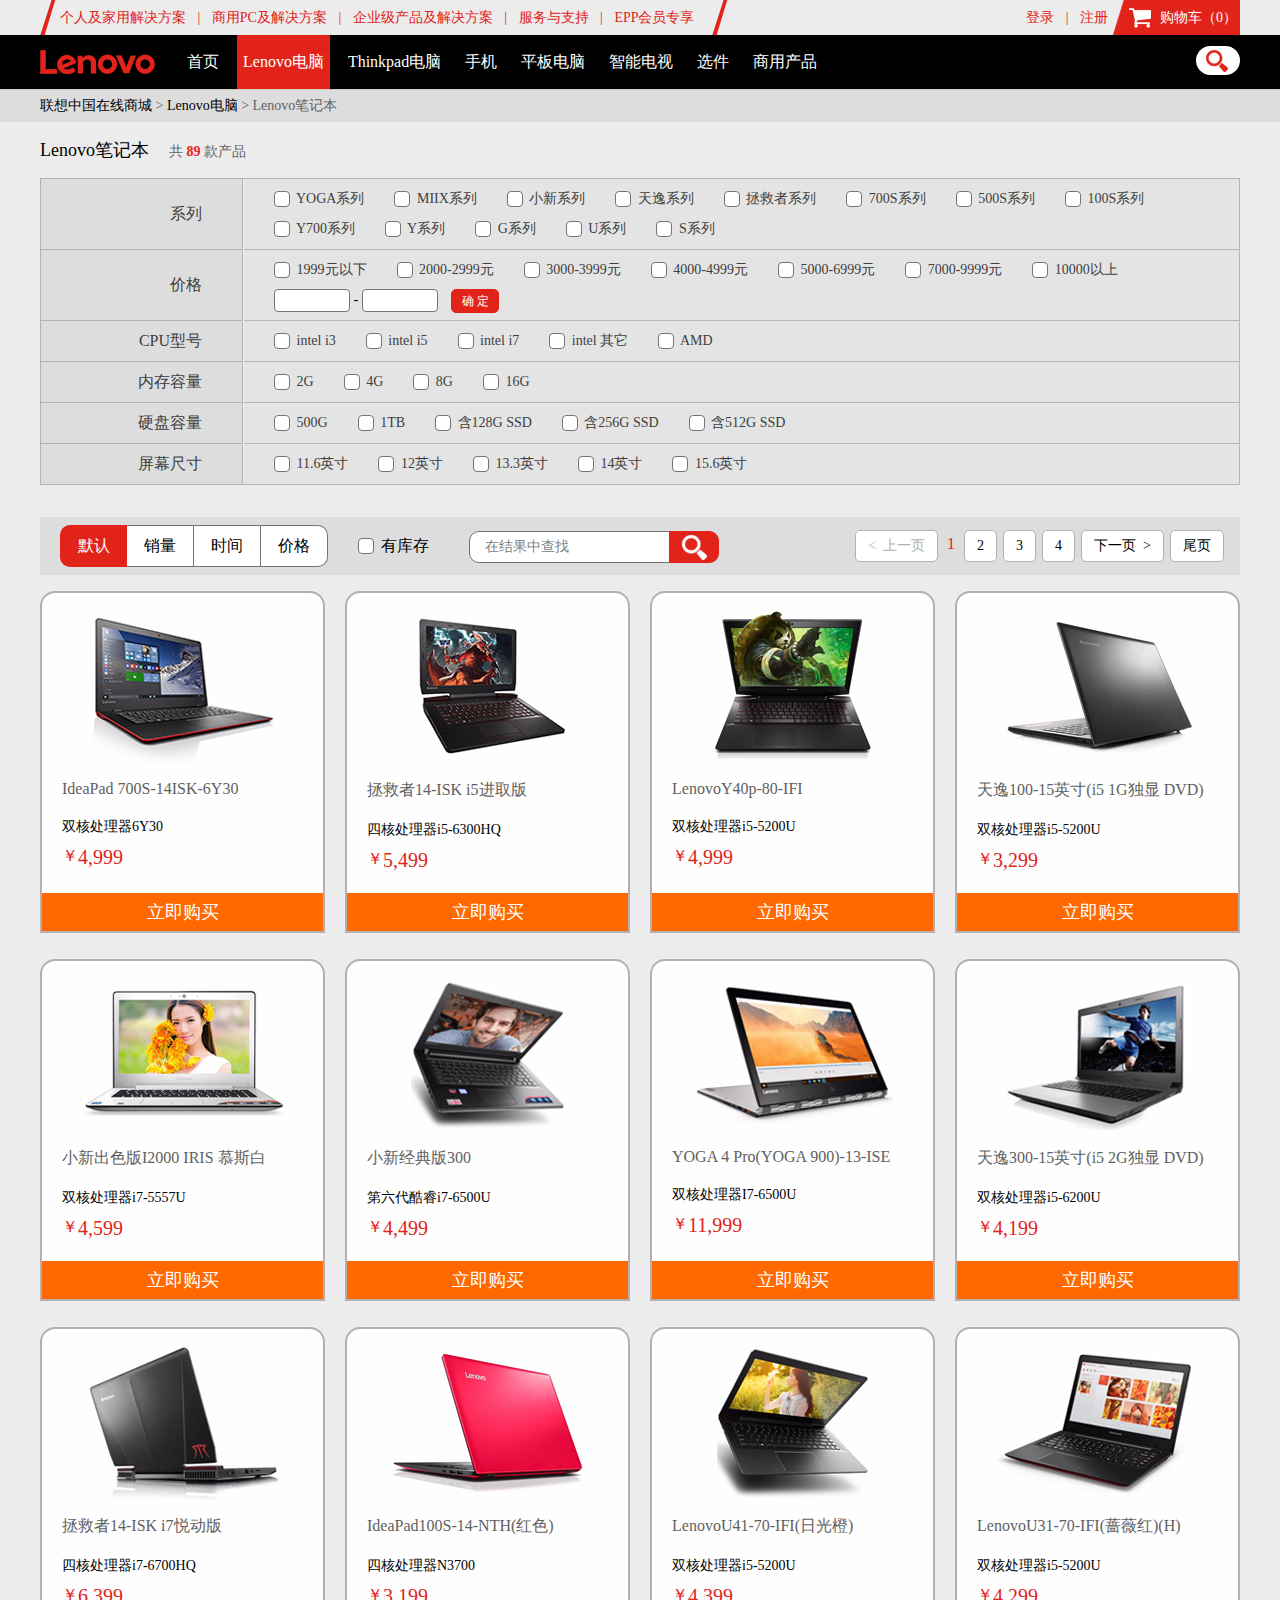
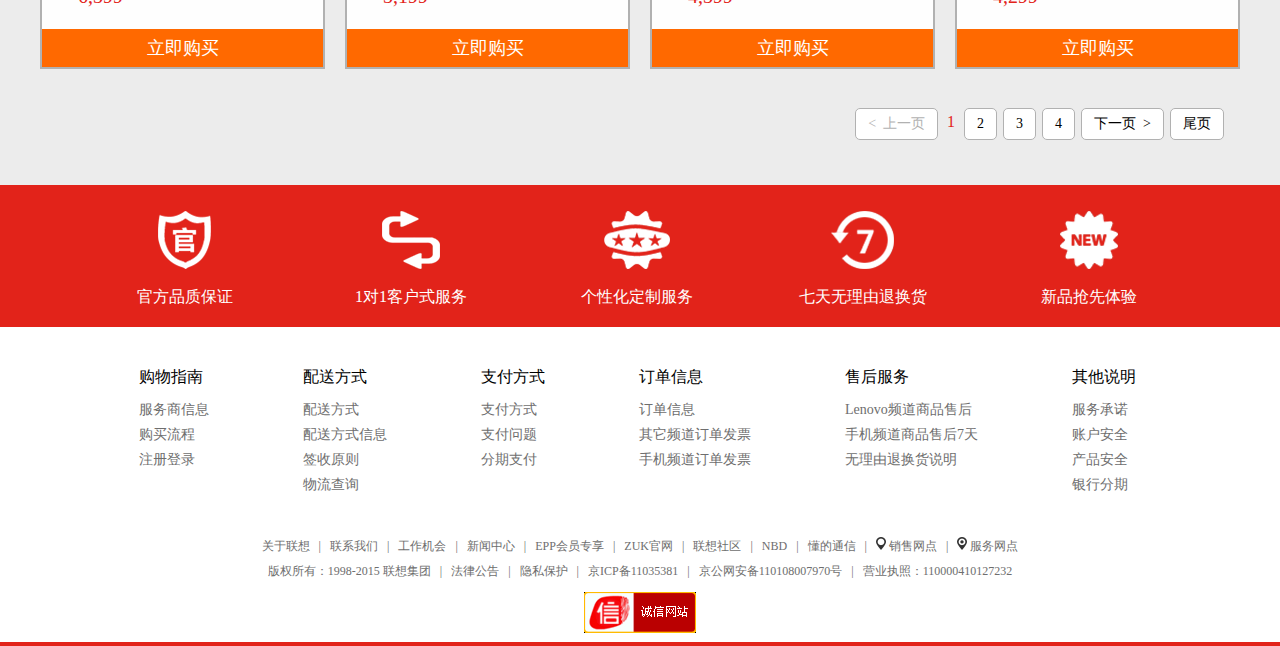
<file: pages/lenovopc/pages/laptopall.html>
<!DOCTYPE html PUBLIC "-//W3C//DTD XHTML 1.0 Transitional//EN" "http://www.w3.org/TR/xhtml1/DTD/xhtml1-transitional.dtd">
<html xmlns="http://www.w3.org/1999/xhtml">
<head>
<meta http-equiv="Content-Type" content="text/html; charset=utf-8" />
<title>Lenovo在线商城</title>
<link href="../../../styles/global.css" rel="stylesheet" type="text/css" />
<script src="../../../js/focus.js" type="text/javascript"></script>
</head>

<body>

<!-- 顶部登录区开始 -->
<div class="header">
   <div class="topnav f14_red">
    <a href="#">个人及家用解决方案 </a><span class="bar">|</span>
    <a href="#">商用PC及解决方案 </a><span class="bar">|</span>
    <a href="#">企业级产品及解决方案 </a><span class="bar">|</span>
    <a href="#">服务与支持 </a><span class="bar">|</span>
    <a href="#">EPP会员专享</a>
</div>
    <div class="cart f14_w">
        <a href="#"><div class="cart_icon"></div>购物车（0）</a>
    </div>
    <div class="login f14_red">
        <a href="#">登录 </a><span class="bar">|</span>
        <a href="#">注册</a>
    </div>
</div>
<!-- 顶部登录区结束 -->

<div class="nav_bg">
<div class="navbox">
    <div class="logo"></div>

    <!-- 导航开始 -->
    <div class="nav">
      <ul id="Menu">
         <li><a href="../../../index.html">首页</a></li>
         <li><a href="../index.html" onclick="change_bg(this)" class="current">Lenovo电脑</a></li>
         <li><a href="../../thinkpadpc/index.html">Thinkpad电脑</a></li>
         <li><a href="../../phone/index.html">手机</a></li>
         <li><a href="../../tabletpc/index.html">平板电脑</a></li>
         <li><a href="../../tv/index.html">智能电视</a></li>
         <li><a href="../../option/index.html">选件</a></li>
         <li><a href="../../comproduct/index.html">商用产品</a></li>
      </ul>
    </div>
    <!-- 导航结束 -->

    <!-- 搜索开始 -->
    <div class="search">
        <div class="css_search">
            <form>
                <input type="search" placeholder="乐檬X3&nbsp;&nbsp;&nbsp;ThinkPad X1系列">
            </form>
        </div>
    </div>
    <!-- 搜索结束 -->

</div>
</div>

<!--当前位置开始-->
<div class="nowlocated">
    <ul>
        <li><a href="../../../index.html">联想中国在线商城</a> > <a href="../index.html">Lenovo电脑</a> > Lenovo笔记本</li>
    </ul>
</div>
<!--当前位置结束-->

<!--内容区开始-->
<div class="content">
    <div class="laptop_title">Lenovo笔记本<span>共<b> 89 </b>款产品</span></div>

    <!--条件筛选开始-->
    <div class="laptop_pickup">
        <dl class="laptop_pickup_list">
            <dt>系列</dt>
            <dd>
                <ul>
                    <li>
                        <input type="checkbox" id="checkbox_1" class="chk_1" /><label for="checkbox_1"></label>
                        <a href="#" >YOGA系列</a>
                    </li>
                    <li>
                        <input type="checkbox" id="checkbox_2" class="chk_1" /><label for="checkbox_2"></label>
                        <a href="#">MIIX系列</a>
                    </li>
                    <li>
                        <input type="checkbox" id="checkbox_3" class="chk_1" /><label for="checkbox_3"></label>
                        <a href="#">小新系列</a>
                    </li>
                    <li>
                        <input type="checkbox" id="checkbox_4" class="chk_1" /><label for="checkbox_4"></label>
                        <a href="#">天逸系列</a>
                    </li>
                    <li>
                        <input type="checkbox" id="checkbox_5" class="chk_1" /><label for="checkbox_5"></label>
                        <a href="#">拯救者系列</a>
                    </li>
                    <li>
                        <input type="checkbox" id="checkbox_6" class="chk_1" /><label for="checkbox_6"></label>
                        <a href="#">700S系列</a>
                    </li>
                    <li>
                        <input type="checkbox" id="checkbox_7" class="chk_1" /><label for="checkbox_7"></label>
                        <a href="#">500S系列</a>
                    </li>
                    <li>
                        <input type="checkbox" id="checkbox_8" class="chk_1" /><label for="checkbox_8"></label>
                        <a href="#">100S系列</a>
                    </li>

                </ul>
                <ul>
                    <li>
                        <input type="checkbox" id="checkbox_9" class="chk_1" /><label for="checkbox_9"></label>
                        <a href="#">Y700系列</a>
                    </li>
                    <li>
                        <input type="checkbox" id="checkbox_10" class="chk_1" /><label for="checkbox_10"></label>
                        <a href="#">Y系列</a>
                    </li>
                    <li>
                        <input type="checkbox" id="checkbox_11" class="chk_1" /><label for="checkbox_11"></label>
                        <a href="#">G系列</a>
                    </li>
                    <li>
                        <input type="checkbox" id="checkbox_12" class="chk_1" /><label for="checkbox_12"></label>
                        <a href="#">U系列</a>
                    </li>
                    <li>
                        <input type="checkbox" id="checkbox_13" class="chk_1" /><label for="checkbox_13"></label>
                        <a href="#">S系列</a>
                    </li>
                </ul>
            </dd>
            <dt>价格</dt>
            <dd>
                <ul>
                    <li>
                        <input type="checkbox" id="checkbox_14" class="chk_1" /><label for="checkbox_14"></label>
                        <a href="#" >1999元以下</a>
                    </li>
                    <li>
                        <input type="checkbox" id="checkbox_15" class="chk_1" /><label for="checkbox_15"></label>
                        <a href="#">2000-2999元</a>
                    </li>
                    <li>
                        <input type="checkbox" id="checkbox_16" class="chk_1" /><label for="checkbox_16"></label>
                        <a href="#">3000-3999元</a>
                    </li>
                    <li>
                        <input type="checkbox" id="checkbox_17" class="chk_1" /><label for="checkbox_17"></label>
                        <a href="#">4000-4999元</a>
                    </li>
                    <li>
                        <input type="checkbox" id="checkbox_18" class="chk_1" /><label for="checkbox_18"></label>
                        <a href="#">5000-6999元</a>
                    </li>
                    <li>
                        <input type="checkbox" id="checkbox_19" class="chk_1" /><label for="checkbox_19"></label>
                        <a href="#">7000-9999元</a>
                    </li>
                    <li>
                        <input type="checkbox" id="checkbox_20" class="chk_1" /><label for="checkbox_20"></label>
                        <a href="#">10000以上</a>
                    </li>
                </ul>
                <ul>
                    <li>
                        <input type="text" maxlength="8" class="pricetext">
                        <span>-</span>
                        <input type="text" maxlength="8" class="pricetext">
                        <input type="button" value="确 定" class="btn_sure" >
                    </li>
                </ul>
            </dd>
            <dt style="height: 40px;line-height: 40px;">CPU型号</dt>
            <dd style="height: 20px;">
                <ul>
                    <li>
                        <input type="checkbox" id="checkbox_21" class="chk_1" /><label for="checkbox_21"></label>
                        <a href="#">intel i3</a>
                    </li>
                    <li>
                        <input type="checkbox" id="checkbox_22" class="chk_1" /><label for="checkbox_22"></label>
                        <a href="#">intel i5</a>
                    </li>
                    <li>
                        <input type="checkbox" id="checkbox_23" class="chk_1" /><label for="checkbox_23"></label>
                        <a href="#">intel i7</a>
                    </li>
                    <li>
                        <input type="checkbox" id="checkbox_24" class="chk_1" /><label for="checkbox_24"></label>
                        <a href="#">intel 其它</a>
                    </li>
                    <li>
                        <input type="checkbox" id="checkbox_25" class="chk_1" /><label for="checkbox_25"></label>
                        <a href="#">AMD</a>
                    </li>
                </ul>
            </dd>
            <dt style="height: 40px;line-height: 40px;">内存容量</dt>
            <dd style="height: 20px;">
                <ul>
                    <li>
                        <input type="checkbox" id="checkbox_26" class="chk_1" /><label for="checkbox_26"></label>
                        <a href="#">2G</a>
                    </li>
                    <li>
                        <input type="checkbox" id="checkbox_27" class="chk_1" /><label for="checkbox_27"></label>
                        <a href="#">4G</a>
                    </li>
                    <li>
                        <input type="checkbox" id="checkbox_28" class="chk_1" /><label for="checkbox_28"></label>
                        <a href="#">8G</a>
                    </li>
                    <li>
                        <input type="checkbox" id="checkbox_29" class="chk_1" /><label for="checkbox_29"></label>
                        <a href="#">16G</a>
                    </li>
                </ul>
            </dd>
            <dt style="height: 40px;line-height: 40px;">硬盘容量</dt>
            <dd style="height: 20px;">
                <ul>
                    <li>
                        <input type="checkbox" id="checkbox_30" class="chk_1" /><label for="checkbox_30"></label>
                        <a href="#">500G</a>
                    </li>
                    <li>
                        <input type="checkbox" id="checkbox_31" class="chk_1" /><label for="checkbox_31"></label>
                        <a href="#">1TB</a>
                    </li>
                    <li>
                        <input type="checkbox" id="checkbox_32" class="chk_1" /><label for="checkbox_32"></label>
                        <a href="#">含128G SSD</a>
                    </li>
                    <li>
                        <input type="checkbox" id="checkbox_33" class="chk_1" /><label for="checkbox_33"></label>
                        <a href="#">含256G SSD</a>
                    </li>
                    <li>
                        <input type="checkbox" id="checkbox_34" class="chk_1" /><label for="checkbox_34"></label>
                        <a href="#">含512G SSD</a>
                    </li>
                </ul>
            </dd>
            <dt style="height: 40px;line-height: 40px;">屏幕尺寸</dt>
            <dd style="height: 20px;">
                <ul>
                    <li>
                        <input type="checkbox" id="checkbox_36" class="chk_1" /><label for="checkbox_36"></label>
                        <a href="#">11.6英寸</a>
                    </li>
                    <li>
                        <input type="checkbox" id="checkbox_37" class="chk_1" /><label for="checkbox_37"></label>
                        <a href="#">12英寸</a>
                    </li>
                    <li>
                        <input type="checkbox" id="checkbox_38" class="chk_1" /><label for="checkbox_38"></label>
                        <a href="#">13.3英寸</a>
                    </li>
                    <li>
                        <input type="checkbox" id="checkbox_39" class="chk_1" /><label for="checkbox_39"></label>
                        <a href="#">14英寸</a>
                    </li>
                    <li>
                        <input type="checkbox" id="checkbox_40" class="chk_1" /><label for="checkbox_40"></label>
                        <a href="#">15.6英寸</a>
                    </li>
                </ul>
            </dd>
        </dl>
    </div>
    <!--条件筛选结束-->

    <!--排列标签开始-->
    <div class="list02_title">
        <ul>
            <li class="list02_title_li01"><a href="#">默认</a></li>
            <li class="list02_title_li02"><a href="#">销量</a></li>
            <li class="list02_title_li02"><a href="#">时间</a></li>
            <li class="list02_title_li03"><a href="#">价格</a></li>
            <li class="list02_title_li04">
                <input type="checkbox" id="checkbox_41" class="chk_1" /><label for="checkbox_41"></label>
                <a href="#">有库存</a>
            </li>
            <li>
                <input type="text" value="在结果中查找" name="txtinput" id="txtinput" style="color:Gray;"
                       onfocus="ClearValue();" onblur="WriteValue();" class="list02_title_searchtext">
                <input type="image" src="../images/search_btn.png" class="list02_title_search">
            </li>
        </ul>

        <div class="pager">
            <div class="pages">
                <ol>
                    <li><a class="disabled" ><&nbsp;&nbsp;上一页</a></li>
                    <li class="current1">1</li>
                    <li><a href="#">2</a></li>
                    <li><a href="#">3</a></li>
                    <li><a href="#">4</a></li>
                    <li><a href="#">下一页&nbsp;&nbsp;></a></li>
                    <li><a href="#">尾页</a></li>
                </ol>
            </div>
        </div>
    </div>
    <!--排列标签结束-->

    <!--产品列表开始-->
    <div class="list02container">
    <div class="list02">
        <ul>
            <li>
                <a href="IdeaPad700S.html"><img src="../images/list02img01.jpg" class="evenflow"></a>
                <p class="list02_w"><a href="IdeaPad700S.html">IdeaPad 700S-14ISK-6Y30</a></p>
                <p class="list02_w2"><a href="#">双核处理器6Y30</a></p>
                <p class="list02_w3"><a href="#"><span class="hot_w4">￥</span> 4,999</a></p>
                <div class="list02buy"><a href="#">立即购买</a></div>
            </li>
            <li>
                <a href="#"><img src="../images/list02img02.jpg" class="evenflow"></a>
                <p class="list02_w"><a href="#">拯救者14-ISK i5进取版</a></p>
                <p class="list02_w2"><a href="#">四核处理器i5-6300HQ</a></p>
                <p class="list02_w3"><a href="#"><span class="hot_w4">￥</span> 5,499</a></p>
                <div class="list02buy"><a href="#">立即购买</a></div>
            </li>
            <li>
                <a href="#"><img src="../images/list02img03.jpg" class="evenflow"></a>
                <p class="list02_w"><a href="#">LenovoY40p-80-IFI</a></p>
                <p class="list02_w2"><a href="#">双核处理器i5-5200U</a></p>
                <p class="list02_w3"><a href="#"><span class="hot_w4">￥</span> 4,999</a></p>
                <div class="list02buy"><a href="#">立即购买</a></div>
            </li>
            <li style="margin-right: 0">
                <a href="#"><img src="../images/list02img04.jpg" class="evenflow"></a>
                <p class="list02_w"><a href="#">天逸100-15英寸(i5 1G独显 DVD)</a></p>
                <p class="list02_w2"><a href="#">双核处理器i5-5200U</a></p>
                <p class="list02_w3"><a href="#"><span class="hot_w4">￥</span> 3,299</a></p>
                <div class="list02buy"><a href="#">立即购买</a></div>
            </li>
        </ul>
        <ul>
            <li>
                <a href="#"><img src="../images/list02img05.jpg" class="evenflow"></a>
                <p class="list02_w"><a href="#">小新出色版I2000 IRIS 慕斯白</a></p>
                <p class="list02_w2"><a href="#">双核处理器i7-5557U</a></p>
                <p class="list02_w3"><a href="#"><span class="hot_w4">￥</span> 4,599</a></p>
                <div class="list02buy"><a href="#">立即购买</a></div>
            </li>
            <li>
                <a href="#"><img src="../images/list02img06.jpg" class="evenflow"></a>
                <p class="list02_w"><a href="#">小新经典版300</a></p>
                <p class="list02_w2"><a href="#">第六代酷睿i7-6500U</a></p>
                <p class="list02_w3"><a href="#"><span class="hot_w4">￥</span> 4,499</a></p>
                <div class="list02buy"><a href="#">立即购买</a></div>
            </li>
            <li>
                <a href="#"><img src="../images/list02img07.jpg" class="evenflow"></a>
                <p class="list02_w"><a href="#">YOGA 4 Pro(YOGA 900)-13-ISE</a></p>
                <p class="list02_w2"><a href="#">双核处理器I7-6500U</a></p>
                <p class="list02_w3"><a href="#"><span class="hot_w4">￥</span> 11,999</a></p>
                <div class="list02buy"><a href="#">立即购买</a></div>
            </li>
            <li style="margin-right: 0">
                <a href="#"><img src="../images/list02img08.jpg" class="evenflow"></a>
                <p class="list02_w"><a href="#">天逸300-15英寸(i5 2G独显 DVD)</a></p>
                <p class="list02_w2"><a href="#">双核处理器i5-6200U</a></p>
                <p class="list02_w3"><a href="#"><span class="hot_w4">￥</span> 4,199</a></p>
                <div class="list02buy"><a href="#">立即购买</a></div>
            </li>
        </ul>
        <ul>
            <li>
                <a href="#"><img src="../images/list02img09.jpg" class="evenflow"></a>
                <p class="list02_w"><a href="#">拯救者14-ISK i7悦动版</a></p>
                <p class="list02_w2"><a href="#">四核处理器i7-6700HQ</a></p>
                <p class="list02_w3"><a href="#"><span class="hot_w4">￥</span> 6,399</a></p>
                <div class="list02buy"><a href="#">立即购买</a></div>
            </li>
            <li>
                <a href="#"><img src="../images/list02img10.jpg" class="evenflow"></a>
                <p class="list02_w"><a href="#">IdeaPad100S-14-NTH(红色)</a></p>
                <p class="list02_w2"><a href="#">四核处理器N3700</a></p>
                <p class="list02_w3"><a href="#"><span class="hot_w4">￥</span> 3,199</a></p>
                <div class="list02buy"><a href="#">立即购买</a></div>
            </li>
            <li>
                <a href="#"><img src="../images/list02img11.jpg" class="evenflow"></a>
                <p class="list02_w"><a href="#">LenovoU41-70-IFI(日光橙)</a></p>
                <p class="list02_w2"><a href="#">双核处理器i5-5200U</a></p>
                <p class="list02_w3"><a href="#"><span class="hot_w4">￥</span> 4,399</a></p>
                <div class="list02buy"><a href="#">立即购买</a></div>
            </li>
            <li style="margin-right: 0">
                <a href="#"><img src="../images/list02img12.jpg" class="evenflow"></a>
                <p class="list02_w"><a href="#">LenovoU31-70-IFI(蔷薇红)(H)</a></p>
                <p class="list02_w2"><a href="#">双核处理器i5-5200U</a></p>
                <p class="list02_w3"><a href="#"><span class="hot_w4">￥</span> 4,299</a></p>
                <div class="list02buy"><a href="#">立即购买</a></div>
            </li>
        </ul>
    </div>
    <!--产品列表结束-->

    <div class="pager">
        <div class="pages">
            <ol>
                <li><a class="disabled" ><&nbsp;&nbsp;上一页</a></li>
                <li class="current1">1</li>
                <li><a href="#">2</a></li>
                <li><a href="#">3</a></li>
                <li><a href="#">4</a></li>
                <li><a href="#">下一页&nbsp;&nbsp;></a></li>
                <li><a href="#">尾页</a></li>
            </ol>
        </div>
    </div>
    </div>
</div>
<!--内容区结束-->

<!--页脚开始-->
<div class="footer">
    <!--服务图标开始-->
    <div class="footer_icons_box">
        <div class="footer_icons">
            <ul>
                <li>
                    <img src="../../../images/footer_icon01.png">
                    <p>官方品质保证</p>
                </li>
                <li>
                    <img src="../../../images/footer_icon02.png">
                    <p>1对1客户式服务</p>
                </li>
                <li>
                    <img src="../../../images/footer_icon03.png">
                    <p>个性化定制服务</p>
                </li>
                <li>
                    <img src="../../../images/footer_icon04.png">
                    <p>七天无理由退换货</p>
                </li>
                <li style="padding-right: 0">
                    <img src="../../../images/footer_icon05.png">
                    <p>新品抢先体验</p>
                </li>
            </ul>
        </div>
    </div>
    <!--服务图标结束-->

    <!--版权信息开始-->
    <div class="copyright">
        <div class="copyright_p">
            <div class="pw">
                <dl>
                    <dt>购物指南</dt>
                    <dd>
                        <a href="#">服务商信息</a>
                        <a href="#">购买流程</a>
                        <a href="#">注册登录</a>
                    </dd>
                </dl>
                <dl>
                    <dt>配送方式</dt>
                    <dd>
                        <a href="#">配送方式</a>
                        <a href="#">配送方式信息</a>
                        <a href="#">签收原则</a>
                        <a href="#">物流查询</a>
                    </dd>
                </dl>
                <dl>
                    <dt>支付方式</dt>
                    <dd>
                        <a href="#">支付方式</a>
                        <a href="#">支付问题</a>
                        <a href="#">分期支付</a>
                    </dd>
                </dl>
                <dl>
                    <dt>订单信息</dt>
                    <dd>
                        <a href="#">订单信息</a>
                        <a href="#">其它频道订单发票</a>
                        <a href="#">手机频道订单发票</a>
                    </dd>
                </dl>
                <dl>
                    <dt>售后服务</dt>
                    <dd>
                        <a href="#">Lenovo频道商品售后</a>
                        <a href="#">手机频道商品售后7天</a>
                        <a href="#">无理由退换货说明</a>
                    </dd>
                </dl>
                <dl style="padding-right: 0;">
                    <dt>其他说明</dt>
                    <dd>
                        <a href="#">服务承诺</a>
                        <a href="#">账户安全</a>
                        <a href="#">产品安全</a>
                        <a href="#">银行分期</a>
                    </dd>
                </dl>
            </div>
        </div>

        <div class="copyright_link">
            <div class="copyright_link_w">
                 <div class="copyright_link_p">
                    <a href="#">关于联想 </a><span>|</span>
                    <a href="#">联系我们 </a><span>|</span>
                    <a href="#">工作机会 </a><span>|</span>
                    <a href="#">新闻中心 </a><span>|</span>
                    <a href="#">EPP会员专享 </a><span>|</span>
                    <a href="#">ZUK官网 </a><span>|</span>
                    <a href="#">联想社区 </a><span>|</span>
                    <a href="#">NBD </a><span>|</span>
                    <a href="#">懂的通信 </a><span>|</span>
                    <a href="#"><img src="../../../images/located.png"> 销售网点 </a><span>|</span>
                    <a href="#"><img src="../../../images/located2.png"> 服务网点 </a>
                </div>
                <div class="copyright_link_p">
                    <a href="#">版权所有：1998-2015 联想集团 </a><span>|</span>
                    <a href="#">法律公告 </a><span>|</span>
                    <a href="#">隐私保护 </a><span>|</span>
                    <a href="#">京ICP备11035381 </a><span>|</span>
                    <a href="#">京公网安备110108007970号 </a><span>|</span>
                    <a href="#">营业执照：110000410127232 </a>
                </div>
                <div class="copyright_link_web"><img src="../../../images/cxweb.png"> </div>
            </div>
        </div>

    </div>
    <!--版权信息结束 Albert951109-->

    <div class="footer_line"></div>
</div>
<!--页脚结束-->
</body>
</html>
</file>
<file: styles/global.css>
﻿@charset "utf-8";

body{
	width:100%;
	height:auto;
	margin:0 auto;
	padding:0;
	font-family:"微软雅黑";
	background-color:#ececec;
}
div,dl,dt,dd,ul,ol,li,h1,h2,h3,h4,h5,h6,form,fieldset,input,textarea,p,blockquote,th,td {   
        margin:0;  
        padding:0;
	list-style: none;
}
img {
	max-width: 100%;
        border:0;  
}
ol,ul { 
        padding:0;
	margin:0;
        list-style:none;  
}
li{
	list-style-type:none;
}
a{
	text-decoration:none;
}
table { 
        border-collapse:collapse;  
        border-spacing:0;  
}
.header{
	width:1200px;
	height:35px;
	margin:0 auto;
	background:url(../images/header_bg.jpg) no-repeat;
}
.f14_red{
	font-size:14px;
	color:#e2231a;
}
.topnav{
	height:35px;
	line-height:35px;
	margin-left:20px;
	float:left;
}
.topnav a{
	color:#e2231a;
}
.topnav a:hover{
	opacity:0.7;
}
.bar{
	margin:0 8px;
	color:#e2231a;
}
.cart{
	width:127px;
	height:35px;
	background:url(../images/cart_bg.png) no-repeat;
	line-height:35px;
	float:right;
}
.cart a{
	color:#fff;
}
.cart a:hover{
	opacity:0.8;
}
.f14_w{
	font-size:14px;
	color:#fff;
}
.cart_icon{
	width:22px;
	height:20px;
	background:url(../images/cart_icon.png) no-repeat;
	margin-top:8px;
	margin-left:16px;
	margin-right:9px;
	float:left;
}
.login{
	height:35px;
	line-height:35px;
	margin-right:5px;
	float:right;
}
.login a{
	color:#e2231a;
}
.login a:hover{
	opacity:0.7;
}
.nav_bg{
	width:100%;
	height:55px;
	margin:0 auto;
	background:url(../images/nav_bg.jpg) repeat-x;
}
.navbox{
	width:1200px;
	height:55px;
	margin:0 auto;
}
.logo{
	width:115px;
	height:24px;
	margin-top:15px;
	background:url(../images/lenovo_logo.png) no-repeat;
	float:left;
}
.nav{
	width:800px;
	height:54px;
	float:left;
	font-size:16px;
	color:#fff;
	line-height:54px;
	margin-left:20px;
}
.nav ul{
	padding:0;
	margin:0 auto;
}
.nav ul li {
	float: left;
	margin-left:6px;
	margin-right:6px;
}
.nav ul li a {
	color: #fff;
	display: block;
	padding:0 6px;
}
.nav ul li a:hover {
	color:#fff;
	text-decoration: none;
	background-color:#e4433c;
}
.current{
	color:#fff;
	background-color:#e2231a;  
}
.search{
	width:260px;
	height:33px;
	float:right;
	margin-top:11px;
	font-size:14px;
}

.css_search{
	width: 220px;
	margin: 0 auto;
	float: right;
}
/* 伸缩式搜索框样式美化 */
input {
	outline: none;
}
input[type=search] {
	-webkit-appearance: textfield;
	-webkit-box-sizing: content-box;
	font-family: inherit;
	font-size: 100%;
}
input::-webkit-search-decoration,
input::-webkit-search-cancel-button {
	display: none; /* remove the search and cancel icon */
}

/* search input field */
input[type=search] {
	background: url(../images/search_icon.png) no-repeat 10px center #fff;
	border:none;
	padding: 6px 8px 7px 36px;
	width: 0;
	float: right;

	-webkit-border-radius: 6em;
	-moz-border-radius: 6em;
	border-radius: 6em;

	-webkit-transition: all 0.5s;
	-moz-transition: all 0.5s;
	transition: all 0.5s;
}
input[type=search]:focus {
	width: 220px;
	background-color: #fff;
}

/* placeholder */
input:-moz-placeholder {
	color: #999;
}
input::-webkit-input-placeholder {
	color: #999;
}
/* 伸缩式搜索框样式美化 */

.item img{
	 width:100%;
	 height:auto;
 }
.banner{
	width:100%;
	height:auto;
	position:relative;
}
.page_l{
	float:left;
	position: absolute;
	left:60px;
	top:42%;
	cursor:pointer;
}
.page_r{
	float: right;
	position: absolute;
	right:60px;
	top:42%;
	cursor:pointer
}

.content {
	width: 1200px;
	height: auto;
	margin:0 auto;
	padding-top: 42px;
}
.recommend{
	width:1200px;
	height:159px;
}
.recommend_title{
	width: 94px;
	height:125px;
	background-color: #8e8e8e;
	padding-top: 34px;
	padding-left: 34px;
	float: left;
	position: relative;
}
.recommend_word{
	font-size: 18px;
	color: #fefefe;
	position: absolute;
	left: 28px;
	bottom: 19px;
}
.recommend_img{
	width: 1072px;
	height: 159px;
	float: right;
}
.recommend_img img{
	float: right;
	margin-left: 16px;
}

/*鼠标悬停图片放大*/
.evenflow{
	transition:transform 0.4s ease;
}

.evenflow:hover{
	transform:scale(1.10,1.10);
}
/*鼠标悬停图片放大*/

.star{
	width: 1200px;
	height: 429px;
	margin-top:30px;
}
.col_title{
	width: 1200px;
	height:40px;
	margin: 0 auto;
	font-size: 18px;
	color: #000;
	line-height:40px;
}
.col_circle{
	width: 34px;
	height:35px;
	padding-left: 5px;
	padding-top: 3px;
	margin-right: 15px;
	background-color: #e2231a;
	-moz-border-radius: 50%;
	-webkit-border-radius: 50%;
	border-radius: 50%;
	float: left;
}
.col_more{
	width: 14px;
	height: 14px;
	margin-top: 14px;
	margin-right: 6px;
	float: right;
}
.col_moreword{
	font-size: 14px;
	color: #e2231a;
	float: right;
	height: 40px;
	line-height: 40px;
}
.col_moreword a{
	color: #e2231a;
}
.col_moreword a:hover {
	text-decoration: underline;
}
.col_line{
	width: 1200px;
	height:4px;
	background-color:#e2231a;
	margin-top: 4px;
}
.col_product{
	width: 1200px;
	height: 365px;
	margin-top: 16px;
}
.col_product li{
	width: 224px;
	height: 361px;
	float: left;
	margin-right:15px;
	background-color: #fff;
	border: 2px solid #b1b1b1;
	text-align: center;
	-moz-border-radius: 0 0 15px 15px;
	-webkit-border-radius: 0 0 15px 15px;
	border-radius: 0 0 15px 15px;
}
.col_product li img{
	width:176px;
	height:216px;
	margin: 19px 23px;
	cursor: pointer;
}

/*商品销售标签*/
.hot{
	width:50px;
	height: 50px;
	background:url(../images/hot.png) no-repeat;
	position: absolute;
	right: 0;
	top:0;
	z-index: 1;
}
.new{
	width:50px;
	height: 50px;
	background:url(../images/new.png) no-repeat;
	position: absolute;
	right: 0;
	top:0;
	z-index: 1;
}
.depre{
	width:50px;
	height: 50px;
	background:url(../images/depre.png) no-repeat;
	position: absolute;
	right: 0;
	top:0;
	z-index: 1;
}
/*商品销售标签*/

.col_word01{
	color: #000;
	font-size: 14px;
	margin-top: 5px;
}
.col_word01 a{
	color: #000;
}
.col_word01 a:hover{
	color: #e2231a;
}
.col_word01_2{
	color: #000;
	font-size: 14px;
}
.col_word01_2 a{
	color: #000;
}
.col_word01_2 a:hover{
	color: #e2231a;
}
.col_word02{
	color: #545454;
	font-size: 14px;
	margin-top: 10px;
}
.col_word02 a{
	color: #545454;
}
.col_word02_2{
	color: #545454;
	font-size: 14px;
	margin-top:-10px;
}
.col_word02_2 a{
	color: #545454;
}
.col_word03{
	color: #e2231a;
	font-size: 18px;
	margin-top: 15px;
}
.col_word03 a{
	color: #e2231a;
}
.col_word03_2{
	color: #e2231a;
	font-size: 18px;
	margin-top: 0;
}
.col_word03_2 a{
	color: #e2231a;
}
.col_word04{
	color: #e2231a;
	font-size: 14px;
	margin-top: 15px;
	vertical-align: top;
	letter-spacing:-5px;
}
.col_2{
	width: 1200px;
	height:426px;
	margin-top: 20px;
}
.col_product02{
	width: 1200px;
	height: 365px;
	margin-top: 16px;
}
.col_product_02{
	width: 534px;
	height: 365px;
	float: left;
	margin-right:12px;
}
.col_product_03{
	height: 363px;
	float: right;
}
.col_product_03 li{
	width: 208px;
	height: 363px;
	float:left;
	margin-right:12px;
	background-color: #fff;
	border: 1px solid #b1b1b1;
	text-align: center;
	-moz-border-radius: 0 0 15px 15px;
	-webkit-border-radius: 0 0 15px 15px;
	border-radius: 0 0 15px 15px;
	position: relative;
}
.col_product_03 li img{
	margin-top:12px;
	margin-left:4px;
	margin-bottom: 12px;
}

.footer{
	width:100%;
	height:auto;
	margin: 0 auto;
	padding-top: 60px;
}
.footer_icons_box{
	width:100%;
	height: 142px;
	background-color: #e2231a;
}
.footer_icons{
	width: 1050px;
	height: 100px;
	margin: 0 auto;
	padding-top: 26px;
}
.footer_icons li{
	width: 140px;
	height: 100px;
	float: left;
	text-align: center;
	padding-right:86px;
}
.footer_icons li img{
	padding-bottom: 18px;
}
.footer_icons li p{
	color: #fff;
	font-size: 16px;
}
.fl_r{
	float:right;
}
.copyright {
	width: 100%;
	height:315px;
	background-color: #fff;
}
.copyright_p{
	width: 1002px;
	height: 140px;
	margin: 0 auto;
	padding-top: 30px;
}
.copyright_p .pw{
	padding-bottom: 20px;
}
.copyright_p dl{
	float: left;
	height: 130px;
	position: relative;
	padding-right: 94px;
}
.copyright_p dt{
	line-height: 40px;
	color: #000;
	font-size: 16px;
}

.copyright_p dd{
	font-size: 14px;
}
.copyright_p dd a {
	display: block;
	line-height: 25px;
	color: #6e6e6e;
	font-size: 14px;
}
.copyright_p dd a:hover {
	color: #e2231a;
}
.copyright_link{
	width: 1002px;
	height:70px;
	margin: 0 auto;
	text-align: center;
}
.copyright_link_w{
	padding-top: 36px;
	position: relative;
}
.copyright_link_p{
	padding: 4px 0;
	color: #6e6e6e;
	font-size: 12px;
}
.copyright_link_p a{
	color: #6e6e6e;
	font-size: 12px;
}
.copyright_link_p a:hover{
	color: #e2231a;
}
.copyright_link_p span{
	color: #6e6e6e;
	margin: 0 6px;
}
.copyright_link_web{
	padding: 8px 0 ;
}
.footer_line{
	width: 100%;
	height:4px;
	background-color: #e2231a;
}

.nowlocated{
	width: 100%;
	height:32px;
	background-color: #dddddd;
}
.nowlocated span{
	padding: 0 6px;
}
.nowlocated ul{
	width: 1200px;
	height: 32px;
	margin: 0 auto;
	line-height: 32px;
}
.nowlocated ul li{
	float: left;
	font-size: 14px;
	color: #616161;
}
.nowlocated ul li a{
	color: #000;
}
.nowlocated ul li a:hover{
	color: #e2231a;
}
.laptop{
	width: 1200px;
	height: 300px;
	margin: 0 auto;
}
.col_top{
	width: 1200px;
	height:40px;
}
.col_tabs{
	width: 80px;
	height: 36px;
	background-color: #e2231a;
	margin-top: -15px;
	color: #fff;
	font-size: 16px;
	text-align: center;
	line-height: 36px;
	float: left;
	-moz-border-radius: 8px 0 0 0;
	-webkit-border-radius: 8px 0 0 0;
	border-radius: 8px 0 0 0;
}
.col_tabs a{
	color: #fff;
}
.col_tabs02{
	width: 78px;
	height: 34px;
	background-color: #fefefe;
	margin-top: -15px;
	margin-left: 9px;
	color: #000;
	font-size: 16px;
	text-align: center;
	line-height: 36px;
	float: left;
	-moz-border-radius: 8px 0 0 0;
	-webkit-border-radius: 8px 0 0 0;
	border-radius: 8px 0 0 0;
}
.col_tabs02 a{
	color: #000;
}
.col_tabs02 a:hover{
	background-color: #fff;
	color: #e2231a;
	border: 1px #e2231a solid;
	padding: 7px 14px;
	-moz-border-radius: 8px 0 0 0;
	-webkit-border-radius: 8px 0 0 0;
	border-radius: 8px 0 0 0;
}
.laptop_more{
	width: 78px;
	height: 26px;
	background-color: #e2231a;
	-moz-border-radius: 0 8px 0 0;
	-webkit-border-radius: 0 8px 0 0;
	border-radius: 0 8px 0 0;
	float: right;
	font-size: 14px;
	color: #fff;
	text-align: center;
	line-height: 26px;
	margin-top: -10px;
}
.laptop_more a{
	color: #fff;
}
.laptop_more a:hover{
	border: #e2231a 1px solid;
	color: #e2231a;
	background: #ececec;
	padding: 3px 10px;
	-moz-border-radius: 0 8px 0 0;
	-webkit-border-radius: 0 8px 0 0;
	border-radius: 0 8px 0 0;
}
.col_line02{
	width: 1200px;
	height:4px;
	background-color:#e2231a;
	float: left;
	margin-top: -1px;
}
.laptop_img{
	width: 394px;
	height: 240px;
	padding-right: 9px;
	float: left;
	position: relative;
}
.laptop_img_go{
	width: 94px;
	height: 15px;
	background:url(../images/more_icon.png) no-repeat;
	position: absolute;
	top:44px;
	right:20px;
	font-size: 14px;
	color: #fff;
	line-height: 13px;
	text-align: center;
}
.laptop_img_go a {
	color: #fff;
}
.laptop_img_go a:hover {
	opacity: 0.7;
}
.todayhot{
	width: 1200px;
	height:720px;
	margin-top: 10px;
}
.col_tabs03{
	width: 90px;
	height: 36px;
	background-color: #e2231a;
	color: #fff;
	font-size: 16px;
	text-align: center;
	line-height: 36px;
	float: left;
	-moz-border-radius: 8px 0 0 0;
	-webkit-border-radius: 8px 0 0 0;
	border-radius: 8px 0 0 0;
}
.col_tabs03 a{
	color: #fff;
}
.col_product_04{
	width: 1200px;
	height: 298px;
}
.col_product_04 li{
	width: 586px;
	height: 298px;
	float:left;
	margin-right:20px;
	margin-top: 15px;
	background-color: #fefefe;
	border: 2px solid #b1b1b1;
	text-align: center;
	-moz-border-radius: 15px 0 0 0;
	-webkit-border-radius: 15px 0 0 0;
	border-radius: 15px 0 0 0;
	position: relative;
}
.col_product_04 img{
	width:226px;
	height:215px;
	float: right;
	margin: 18px 40px 0 0;
}
.col_product_05{
	width: 1200px;
	height: 336px;
}
.col_product_05 li{
	width: 382px;
	height: 336px;
	float:left;
	margin-right:21px;
	margin-top: 21px;
	background-color: #fefefe;
	border: 2px solid #b1b1b1;
	-moz-border-radius: 15px 0 0 0;
	-webkit-border-radius: 15px 0 0 0;
	border-radius: 15px 0 0 0;
	position: relative;

}
.col_product_05 img{
	width:240px;
	height:156px;
	float: left;
	margin-top: 12px;
	margin-left: 64px;
}
.hot_top{
	width:42px;
	height: 77px;
	background:url(../pages/lenovopc/images/top1.png) no-repeat;
	padding-top:12px;
	position: absolute;
	right: 0;
	top:0;
	font-size: 16px;
	color: #fff;
	text-align: center;
	z-index: 1;
}
.hot_top02{
	width:42px;
	height: 77px;
	background:url(../pages/lenovopc/images/top2.png) no-repeat;
	padding-top:12px;
	position: absolute;
	right: 0;
	top:0;
	font-size: 16px;
	color: #fff;
	text-align: center;
	z-index: 1;
}
.hot_w{
	width: 300px;
	height:120px;
	position: absolute;
	left: 30px;
	top: 86px;
	float: left;
}
.hot_w1{
	color: #000;
	font-size: 16px;
	float: left;
}
.hot_w1 a{
	color: #000;
}
.hot_w1 a:hover{
	color: #e2231a;
}
.hot_w2{
	color: #616161;
	font-size: 14px;
	padding: 5px 0 15px 0;
	float: left;
	clear: both;
}
.hot_w2 a{
	color: #616161;
}
.hot_w3{
	color: #e2231a;
	font-size: 20px;
	float: left;
	clear: both;
}
.hot_w3 a{
	color: #e2231a;
}
.hot_w4{
	color: #e2231a;
	font-size: 16px;
	vertical-align: top;
	letter-spacing:-5px;
}
.hot_buy{
	width: 100%;
	height:45px;
	background-color: #e2231a;
	text-align: center;
	font-size: 18px;
	line-height:45px;
	color: #fff;
	position: absolute;
	bottom: 0;
}
.hot_buy a{
	color: #fff;
}
.hot_buy a:hover{
	background-color: #fefefe;
	color:#e2231a;
	padding:10px 256px;
    border:solid 1px #e2231a;
}
.hot_buy2{
	width: 100%;
	height:45px;
	background-color: #e2231a;
	text-align: center;
	font-size: 18px;
	line-height:45px;
	color: #fff;
	position: absolute;
	bottom: 0;
}
.hot_buy2 a{
	color: #fff;
}
.hot_buy2 a:hover{
	background-color: #fefefe;
	color:#e2231a;
	padding:10px 154px;
	border:solid 1px #e2231a;
}
.hot_w_2{
	width: 298px;
	height:100px;
	position: absolute;
	top:180px;
	left: 30px;
	float: left;
}

.laptop_title{
	width: 1200px;
	height: 56px;
	font-size: 18px;
	color: #000;
	line-height: 56px;
	margin-top: -42px;
}
.laptop_title span{
	color: #616161;
	font-size: 14px;
	padding-left: 20px;
}
.laptop_title span b{
	color: #e2231a;
}
.laptop_pickup{
	width: 1198px;
	height:305px;
	margin: 0 auto;
	border: 1px solid #b4b4b4;
}
.laptop_pickup_list dt {
	width: 161px;
	height: 70px;
	float: left;
	text-align: right;
	padding-right: 40px;
	border-right:1px solid #b4b4b4;
	border-bottom:1px solid #b4b4b4;
	font-size: 16px;
	color:#3e3e3e;
	line-height: 70px;
	background-color: #dddddd;
}
.laptop_pickup_list dd {
	width: 975px;
	height: 50px;
	float: right;
	font-size: 14px;
	border-bottom:1px solid #b4b4b4;
	background-color: #e4e4e4;
	line-height: 63px;
	padding: 10px;
}
.laptop_pickup_list ul{
	width: 960px;
	height: 18px;
	margin-left: 20px;
	margin-top: 2px;
	margin-bottom: 12px;
}
.laptop_pickup_list ul li{
	float: left;
	line-height: 16px;
	margin-right: 30px;
}
.laptop_pickup_list ul li a{
	color: #3e3e3e;
}
.laptop_pickup_list ul li a:hover{
	color: #e2231a;
}

/*checkbox复选框样式美化*/
.chk_1 {
	display: none;
}
.chk_1 + label {
	width: 14px;
	height: 14px;
	background-color: #FFF;
	border: 1px solid #747474;
	border-radius: 4px;
	-moz-border-radius: 4px;
	-webkit-border-radius: 4px;
	display: inline-block;
	position: relative;
	margin: 0 3px 0 0;
	vertical-align:top;
	cursor: pointer;
}
.chk_1:checked + label {
	background-color: #e2231a;
	border: 1px solid #e2231a;
}
.chk_1:checked + label:after {
	content: '\2714';
	position: absolute;
	top: 0;
	left: 0;
	color: #fff;
	text-align: center;
	font-size: 16px;
}
.chk_1:checked + label:hover::after {
	filter: progid:DXImageTransform.Microsoft.Alpha(Opacity=50);
	opacity: 0.5;
}
/*checkbox复选框样式美化*/

.pricetext{
	width: 74px;
	height:21px;
	margin-top: -6px;
	border: 1px solid #747474;
	text-align: center;
	font-size: 12px;
	border-radius: 4px;
	-moz-border-radius: 4px;
	-webkit-border-radius: 4px;
}
.btn_sure {
	width: 48px;
	height: 24px;
	margin-top: -3px;
	color: #fff;
	background-color: #e2231a;
	border: 1px solid #e2231a;
	font-size: 12px;
	line-height: 16px;
	margin-left: 10px;
	cursor: pointer;
	border-radius: 5px;
	-moz-border-radius: 5px;
	-webkit-border-radius: 5px;
	vertical-align: top;
}
.btn_sure:hover{
	background-color:#d11f17;
	border: 1px solid #d11f17;
}
.list02_title{
	width: 1200px;
	height: 58px;
	margin-top: 32px;
	background-color: #ddd;
	position: relative;
}
.list02_title ul{
	width: 800px;
	height: 40px;
	position: absolute;
	left:20px;
	top: 8px;
}
.list02_title_li01{
	width: 66px;
	height: 40px;
	float: left;
	line-height: 40px;
	font-size: 16px;
	color: #fff;
	background-color: #e2231a;
	text-align: center;
	border-left: 1px solid #e2231a;
	border-top: 1px solid #e2231a;
	border-bottom: 1px solid #e2231a;
	border-radius: 10px 0 0 10px;
	-moz-border-radius: 10px 0 0 10px;
	-webkit-border-radius: 10px 0 0 10px;
}
.list02_title_li01 a{
	color: #fff;
}
.list02_title_li02{
	width: 66px;
	height: 40px;
	float: left;
	line-height: 40px;
	font-size: 16px;
	color: #000;
	background-color: #fff;
	border-right: 1px solid #747474;
	border-top: 1px solid #747474;
	border-bottom: 1px solid #747474;
	text-align: center;
}
.list02_title_li02 a{
	color: #000;
}
.list02_title_li02 a:hover{
	color: #fff;
	background-color:#e4433c;
	padding: 10px 17px;
}

.list02_title_li03{
	width: 66px;
	height: 40px;
	float: left;
	line-height: 40px;
	font-size: 16px;
	color: #000;
	background-color: #fff;
	text-align: center;
	border-right: 1px solid #747474;
	border-top: 1px solid #747474;
	border-bottom: 1px solid #747474;
	border-radius: 0 10px 10px 0;
	-moz-border-radius: 0 10px 10px 0;
	-webkit-border-radius: 0 10px 10px 0;
}
.list02_title_li03 a{
	color: #000;
}
.list02_title_li03 a:hover{
	color: #fff;
	background-color:#e4433c;
	padding: 10px 17px;
	border-radius: 0 10px 10px 0;
	-moz-border-radius: 0 10px 10px 0;
	-webkit-border-radius: 0 10px 10px 0;
}
.list02_title_li04{
	margin-left: 30px;
	margin-top: 13px;
	float: left;
	line-height: 16px;
}
.list02_title_li04 a{
	color: #000;
}
.list02_title_li04 a:hover{
	color: #e2231a;
}
.list02_title_searchtext{
	width: 185px;
	height: 30px;
	font-size: 14px;
	border: 1px solid #747474;
	margin-left: 40px;
	margin-top: 6px;
	text-align: left;
	padding-left: 15px;
	border-radius: 10px 0 0 10px;
	-moz-border-radius: 10px 0 0 10px;
	-webkit-border-radius: 10px 0 0 10px;
}
.list02_title_search{
	width: 50px;
	height: 32px;
	margin-left: -6px;
	margin-top: 6px;
	vertical-align: top;
}
.list02_title_search:hover{
	opacity: 0.9;
}
.list02container{
	width: 1200px;
	height: auto;
	padding-bottom: 30px;
}

/*页码按钮*/
.pager{
	height: 40px;
	float: right;
	margin-right: 10px;
	margin-top: 13px;
	overflow: hidden;
}
.pages{
	float: left;
}
.pages li {
	float: left;
	margin-right: 6px;
}
.pages li a {
	color: #000;
	border: 1px solid #b1b1b1;
	height: 30px;
	line-height: 30px;
	background-color: #fff;
	cursor: pointer;
	display: inline-block;
	font-size:14px;
	text-align: center;
	padding: 0 12px;
	border-radius: 5px;
	-moz-border-radius: 5px;
	-webkit-border-radius: 5px;
}
.pages li a:hover{
	color: #e2231a;
	border: 1px solid #e2231a;
}
.pages li a.disabled {
	color: #b1b1b1;
	cursor: default;
}
.pages li a.disabled:hover{
	border: 1px solid #b1b1b1;
}
.pages .current1 {
	color: #e2231a;
	margin-top: 5px;
	padding-left: 3px;
	padding-right: 3px;
}
/*页码按钮*/

.list02{
	width: 1200px;
	height: auto;
	margin: 0 auto;
}
.list02 ul{
	width: 1200px;
	height: 338px;
	margin-top: 16px;
	margin-bottom: 30px;
}
.list02 ul li{
	width: 281px;
	height: 338px;
	float: left;
	margin-right: 20px;
	background-color: #fefefe;
	border: 2px solid #b1b1b1;
	position: relative;
	-moz-border-radius: 15px 15px 0 0;
	-webkit-border-radius: 15px 15px 0 0;
	border-radius: 15px 15px 0 0;
}
.list02 ul li img{
	width: 211px;
	height:161px;
	margin-top: 12px;
	margin-left: 36px;
}

.list02_w{
	color: #616161;
	font-size: 16px;
	padding-top: 10px;
	padding-left: 20px;
	float: left;
}
.list02_w a{
	color: #616161;
}
.list02_w a:hover{
	color: #e2231a;
}
.list02_w2{
	color: #000;
	font-size: 14px;
	padding: 20px 0 10px 20px;
	float: left;
	clear: both;
}
.list02_w2 a{
	color: #000;
}
.list02_w3{
	color: #e2231a;
	font-size: 20px;
	float: left;
	padding-left: 20px;
	clear: both;
}
.list02_w3 a{
	color: #e2231a;
}
.list02buy{
	width:100%;
	height:38px;
	background-color: #ff6900;
	text-align: center;
	font-size: 18px;
	line-height:38px;
	color: #fff;
	position: absolute;
	bottom: 0;
}
.list02buy a{
	color: #fff;
}
.list02buy a:hover{
	background-color: #fefefe;
	color:#ff6900;
	padding:6px 103px 6px 104px;
	border:solid 1px #ff6900;
}
.productshow{
	width: 1196px;
	height: 528px;
	margin: 0 auto;
	background-color: #fefefe;
	border-bottom: 2px solid #b1b1b1;
	border-left: 2px solid #b1b1b1;
	border-right: 2px solid #b1b1b1;
}
.productshow_img{
	width: 510px;
	height: 500px;
	padding-top: 20px;
	padding-left: 20px;
	float: left;
}
.productshow_img01{
	width: 510px;
	height:366px;
}
.productshow_img ul{
	width: 400px;
	height: 90px;
	margin:0 auto;
	padding-left: 44px;
}
.productshow_img ul li{
	width: 90px;
	height: 90px;
	float: left;
	margin-right: 20px;
}
.productshow_img ul li a{
	padding-top: 6px;
	padding-left: 4px;
	display: block;
	border: 1px solid #e9e8e8;
}
.productshow_img ul li a:hover{
	border: 1px solid #e4433c;
	opacity: 0.6;
}
.productnum{
	font-size: 12px;
	color: #616161;
	padding-top: 15px;
	padding-left: 12px;
}
.productbuy{
	float: left;
	padding-top: 50px;
	padding-left: 120px;
}
.productbuy_p1{
	font-size: 18px;
	color: #000;
}
.productbuy_p2{
	font-size: 14px;
	color:#616161;
	margin-top: 24px;
	margin-bottom: 12px;
}
.productbuy_p3{
	font-size: 14px;
	color:#e4433c;
	margin-left: -6px;
	margin-bottom: 34px;
}
.productbuy_p4{
	font-size: 14px;
	color:#3e3e3e;
}
.productbuy_p4 span{
	font-size: 24px;
	color: #e2231a;
}
.productbuy_p5{
	font-size: 14px;
	color:#3e3e3e;
	margin-top: 30px;
	float: left;
}
.productbuy_p5div{
	width: 250px;
	height:50px;
	font-size: 14px;
	color:#616161;
	margin-top: 30px;
	float: left;
}
.productbuy_p5div li{
	padding-bottom: 8px;
}
.productbuy_p5div li a{
	color:#616161;
}
.productbuy_p5div li a:hover{
	color: #e2231a;
}
.productbuy_p5div ul li span{
	background-color: #e2231a;
	color: #fff;
	padding: 0 2px;
}
.productbuy_p5div ul li b{
	color: #e2231a;
}
.productbuy_line{
	width: 124%;
	height: 2px;
	background-color: #b1b1b1;
	margin-top: 110px;
}

.productbuy_num{
	margin-top: 20px;
	margin-bottom: 30px;
	font-size: 14px;
	color:#3e3e3e;
	float: left;
}

/*购买数量输入框*/
.addcart_num{
	float: right;
	margin-top: -6px;
	margin-left: 4px;
}
.addcart_num .disabled {
	color: #bababa;
}
.addcart_num .d-button {
	float: left;
	border-right: 0;
}
.addcart_num a {
	width: 20px;
	height: 30px;
	line-height: 30px;
	text-align: center;
	background: #fff;
	border: 1px #bababa solid;
	display: block;
	font-size:20px;
	padding: 0 4px;
	cursor: pointer;
}
.input-text{
	font-size: 14px;
	color: #3e3e3e;
}
input[type=text].qty {
	width: 50px;
	height: 30px;
	max-width: 100%;
	text-align: center;
	vertical-align: middle;
	border: 1px solid #bababa;
	color: #333;
}
.addcart_num input {
	margin: 0;
	padding: 0;
	float: left;
}
.addcart_num .i-button {
	float: right;
	border-left: 0;
}
.addcart_num .i-button:hover {
	color: #e2231a;
}
/*购买数量输入框*/

.clear{
	clear: both;
}
.addcart{
	width: 150px;
	height: 36px;
	text-align: center;
	margin-right: 8px;
	background-color: #ff6900;
	font-size: 16px;
	color: #fff;
	font-weight: normal;
	border: 0;
	float: left;
	cursor: pointer;
	-moz-border-radius: 10px 0 0 10px;
	-webkit-border-radius: 10px 0 0 10px;
	border-radius: 10px 0 0 10px;
}
.addcart:hover{
	background-color: #eb6506
}
.addshop{
	width: 90px;
	height: 36px;
	text-align: center;
	background-color: #e2231a;
	font-size: 16px;
	color: #fff;
	font-weight: normal;
	border: 0;
	float: left;
	cursor: pointer;
	-moz-border-radius: 0 10px 10px 0;
	-webkit-border-radius: 0 10px 10px 0;
	border-radius: 0 10px 10px 0;
}
.addshop:hover{
	background-color: #d11f17;
}
.like{
	width: 160px;
	height:20px;
	margin-top: 65px;
}
.like li{
	float: left;
	padding-right: 30px;
}
.like li img{
	padding-right: 4px;
}
.like li a{
	font-size: 12px;
	color:#616161;
}
.like li a:hover{
	color: #e2231a;
}
.parts{
	width: 1200px;
	height:auto;
	margin: 0 auto;
	padding-top: 40px;
	position: relative;
}
.col_tabs04{
	width: 90px;
	height: 36px;
	background-color: #fefefe;
	margin-left: 9px;
	color: #000;
	font-size: 16px;
	text-align: center;
	line-height: 36px;
	float: left;
	-moz-border-radius: 8px 0 0 0;
	-webkit-border-radius: 8px 0 0 0;
	border-radius: 8px 0 0 0;
}
.col_tabs04 a{
	color: #000;
}
.col_tabs04 a:hover{
	background-color: #fff;
	color: #e2231a;
	border: 1px #e2231a solid;
	padding: 7px 12px;
	-moz-border-radius: 8px 0 0 0;
	-webkit-border-radius: 8px 0 0 0;
	border-radius: 8px 0 0 0;
}
.parts_box{
	width: 1196px;
	height:256px;
	background-color: #fff;
	border:2px solid #b1b1b1;
	margin-top: 54px;
	-moz-border-radius: 0 0 15px 15px;
	-webkit-border-radius: 0 0 15px 15px;
	border-radius: 0 0 15px 15px;
}
.opa08{
	opacity: 0.8;
}
.parts_img{
	width: 850px;
	float: left;
	margin-top: 6px;
}
.parts_img ul{
	width: 800px;
	margin-left: 40px;
}
.parts_img ul li{
	width: 150px;
	float: left;
	line-height: 16px;
	font-size: 14px;
	margin-right: 50px;
}
.parts_img ul li img{
	padding-bottom: 20px;
}
.parts_img ul li p{
	width: 126px;
	float: right;
	color: #000;
	line-height: 24px;
	margin-top: -4px;
	margin-bottom: 20px;
	display: inline-block;
}
.parts_img ul li p a{
	color: #000;
}
.parts_img ul li p a:hover{
	color: #e2231a;
}
.parts_img ul li p span{
	color: #e2231a;
	font-size: 14px;
}
.add_icon{
	height:30px;
	position: absolute;
    left: 210px;
	bottom: 170px;
}
.add_icon ul li{
	float: left;
	margin-right: 160px;
}
.eqaul_icon{
	position: absolute;
	right: 280px;
	bottom: 110px;
}
.allselected{
	width: 260px;
	float: right;
	margin-top: 80px;
}
.allselected_p1{
	font-size: 14px;
	color: #616161;
}
.allselected p span{
	color: #e2231a;
}
.allselected_p2{
	font-size: 16px;
	color: #e2231a;
	padding-top: 30px;
}
.addcart02{
	width: 122px;
	height: 30px;
	text-align: center;
	margin-top: 30px;
	background-color: #e2231a;
	font-size: 14px;
	color: #fff;
	font-weight: normal;
	border: 0;
	float: left;
	cursor: pointer;
	-moz-border-radius: 10px;
	-webkit-border-radius: 10px;
	border-radius: 10px;
}
.addcart02:hover{
	background-color: #d11f17;
}
.detailsbox{
	width: 1200px;
	height: 2280px;
	margin: 0 auto;
	padding-bottom: 70px;
}
.seemore{
	width: 257px;
	height: auto;
	float: left;
	margin-top: 30px;
}
.seemore_title{
	height: 40px;
	line-height: 40px;
	background-color: #ddd;
	text-align: center;
	font-size: 16px;
	color: #000;
	-moz-border-radius: 8px 8px 0 0;
	-webkit-border-radius: 8px 8px 0 0;
	border-radius: 8px 8px 0 0;
}
.seemore_pro{
	background-color: #fefefe;
	border: 2px solid #b1b1b1;
	margin-top: 16px;
	-moz-border-radius: 0 0 10px 10px;
	-webkit-border-radius: 0 0 10px 10px;
	border-radius: 0 0 10px 10px;
}
.seemore_pro ul li{
	height: 260px;
	border-bottom: 1px dashed #b1b1b1;
	text-align: center;
}
.seemore_pro ul li img{
	padding-bottom: 10px;
	padding-top: 12px;
	padding-left: 4px;
	margin: 0 auto;
}
.seemore_pro p span{
	color: #e2231a;
	font-size: 14px;
	vertical-align: top;
}
.seemore_pro_p1{
	font-size: 16px;
	color: #616161;
}
.seemore_pro_p1 a{
	color: #616161;
}
.seemore_pro_p1 a:hover{
	color: #e2231a;
}
.seemore_pro_p2{
	font-size: 20px;
	color: #e2231a;
	padding: 10px 0;
}
.details{
	width: 888px;
	float: left;
	margin-left: 55px;
	margin-top: 30px;
}
.col_tabs05{
	width: 125px;
	height: 36px;
	background-color: #fefefe;
	margin-left: 9px;
	color: #000;
	font-size: 16px;
	text-align: center;
	line-height: 36px;
	float: left;
	-moz-border-radius: 8px 0 0 0;
	-webkit-border-radius: 8px 0 0 0;
	border-radius: 8px 0 0 0;
}
.col_tabs05 a{
	color: #000;
}
.col_tabs05 a:hover{
	background-color: #fff;
	padding: 7px 10px;
	color: #e2231a;
	border: 1px solid #e2231a;
	-moz-border-radius: 8px 0 0 0;
	-webkit-border-radius: 8px 0 0 0;
	border-radius: 8px 0 0 0;
}
.col_line03{
	width: 888px;
	height:4px;
	background-color:#e2231a;
	float: left;
	margin-top: -1px;
	margin-bottom: 16px;
}
.details_img{
	margin-top: 54px;
}
.details_img_pos{
	position: relative;
}
.details_img_pos_p1{
	line-height: 28px;
	font-size: 16px;
	color: #000;
	position: absolute;
	top: 100px;
	right:90px;
}
.details_img_pos_p2{
	line-height: 28px;
	font-size: 16px;
	color: #000;
	position: absolute;
	top: 70px;
	right:160px;
}
.details_img_pos_p3{
	line-height: 28px;
	font-size: 16px;
	color: #000;
	position: absolute;
	top: 70px;
	left: 26px;
}
.details_img_pos_p4{
	line-height: 28px;
	font-size: 16px;
	color: #000;
	position: absolute;
	top: 70px;
	right: 60px;
}
.details_img_pos_p5{
	line-height: 28px;
	font-size: 16px;
	color: #000;
	position: absolute;
	bottom: 20px;
	left: 60px;
}
</file>
